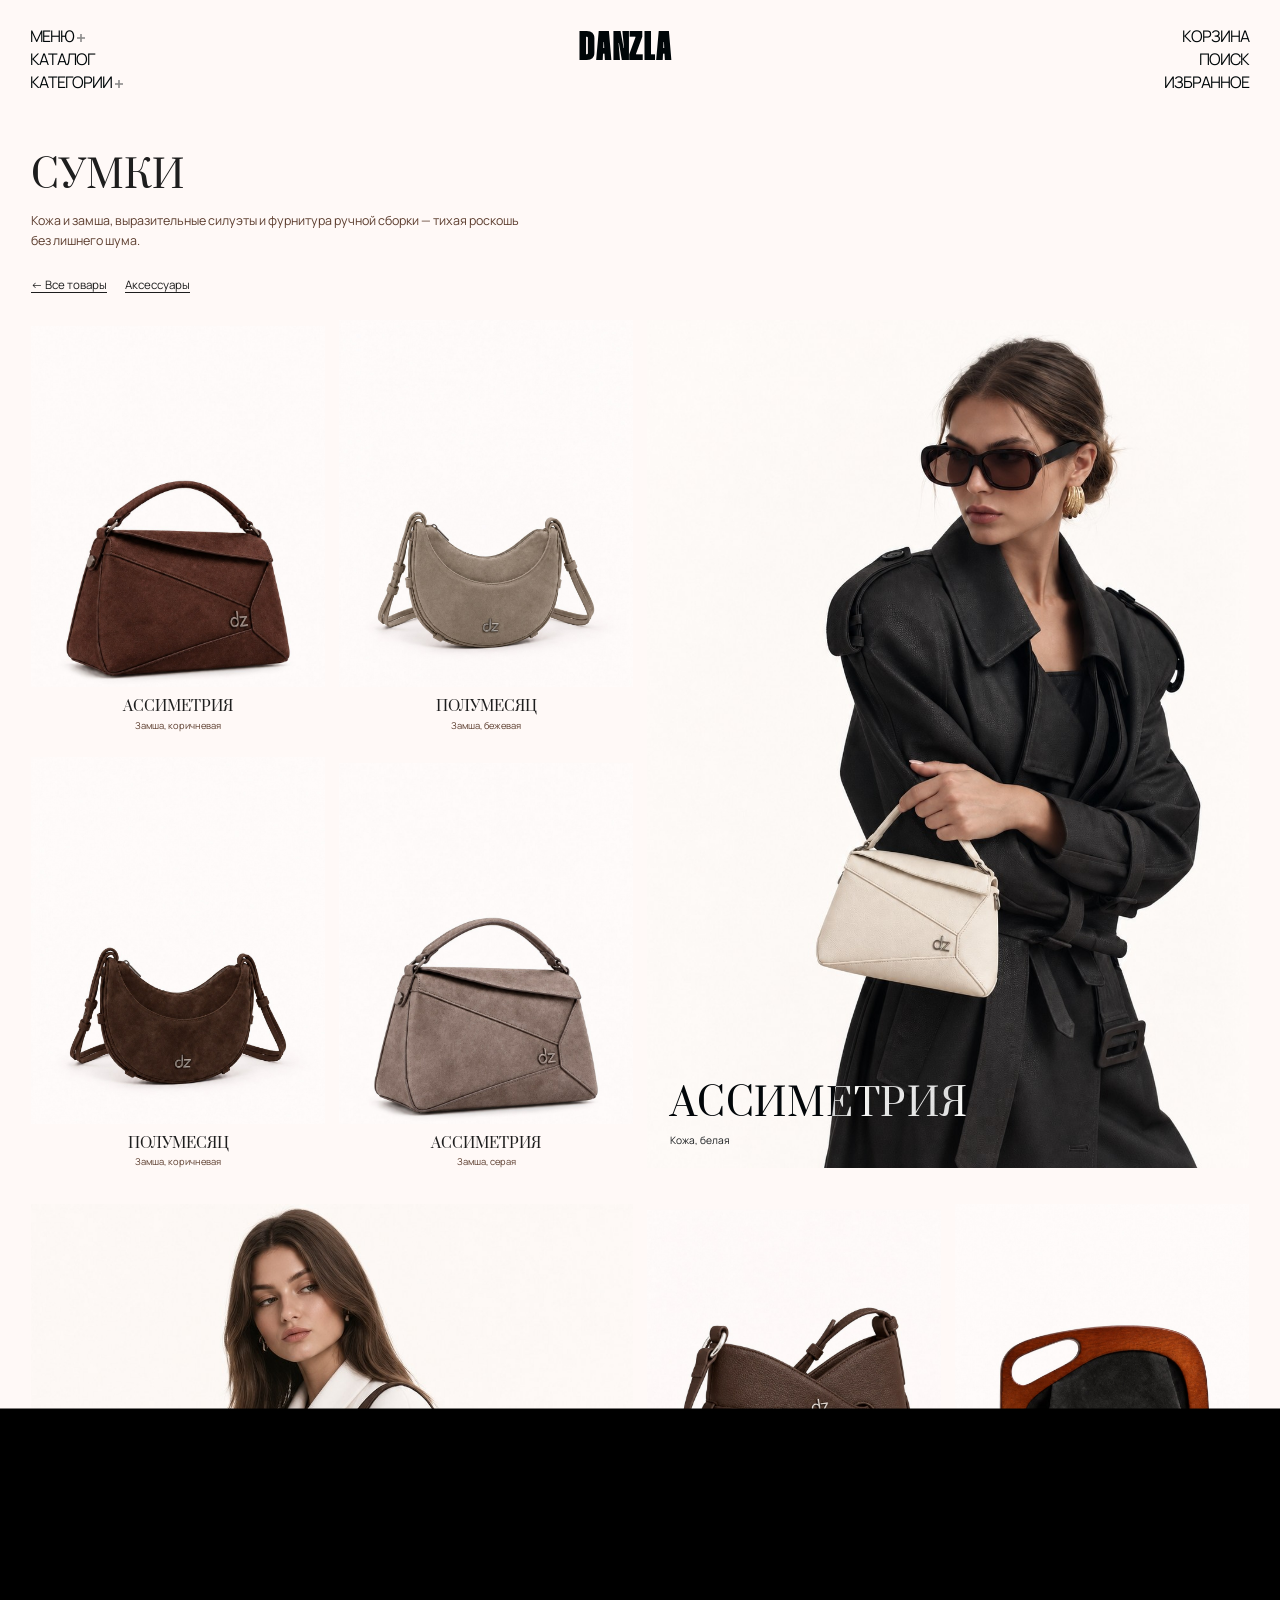
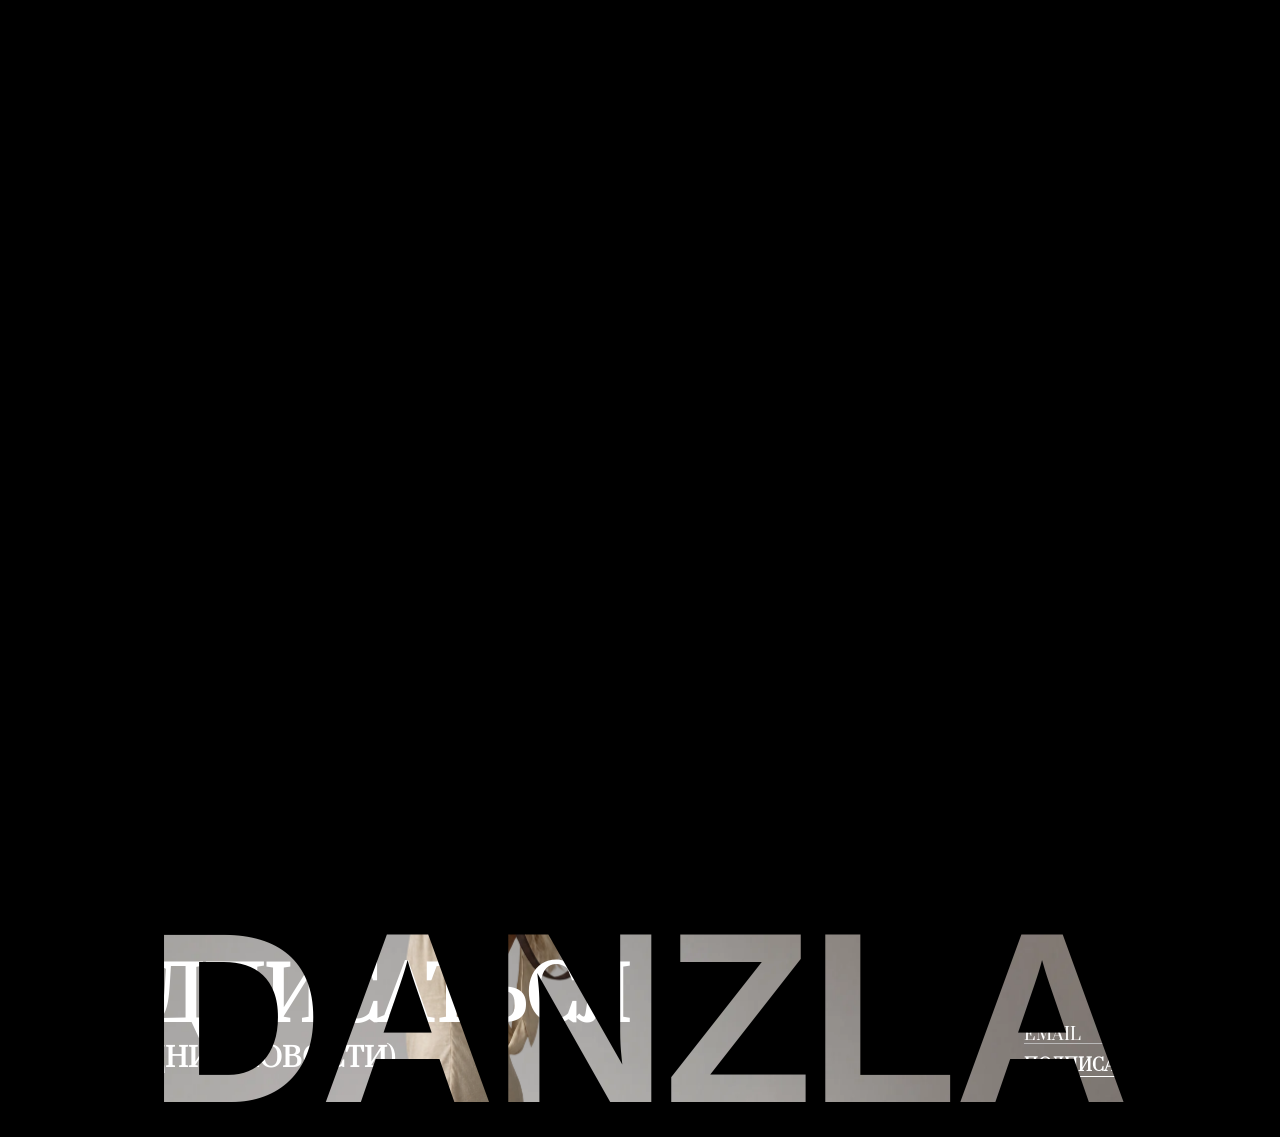
<file: all-products/bags/index.html>
<!doctype html>
<html lang="ru">
<head>
<meta charset="UTF-8">
<title>Сумки - DANZLA</title>
<meta name="description" content="Каталог сумок DANZLA - кожа и замша, выразительные силуэты, тихая роскошь без лишнего шума.">
<meta name="viewport" content="width=device-width, initial-scale=1">
<link rel="preconnect" href="https://fonts.googleapis.com">
<link rel="preconnect" href="https://fonts.gstatic.com" crossorigin>
<link href="https://fonts.googleapis.com/css2?family=Prata&family=Literata:ital,wght@0,400;0,500;0,600;1,400;1,500;1,600&family=Manrope:wght@200;300;400;500;600;700;800&family=Unbounded:wght@400;500;600;700;800&display=swap" rel="stylesheet">
<link rel="stylesheet" href="../../wp-content/themes/ref/css/main.css">
<link rel="stylesheet" href="../../wp-content/themes/ref/css/media.css">
<link rel="stylesheet" href="../../wp-content/themes/ref/css/danzla-overrides.css">
<script type="module">
import { c as dzCommon, s as dzSimpleLoader } from "../../wp-content/themes/ref/js/loader.js";
function run(){
  try { dzSimpleLoader(); } catch(e) { console.error('simpleLoader failed', e); }
  try { dzCommon(); } catch(e) { console.error('common failed', e); }
}
if (document.readyState === "loading") {
  document.addEventListener("DOMContentLoaded", run, { once: true });
} else {
  run();
}
</script>
<style>
body{background:#fff9f7}
.header{opacity:1}

.dz-shift-down{transform:scale(1.18) translateY(9%)}

.dz-catalog-hero{padding:14rem 3.5rem 3rem}
.dz-catalog-hero h1{font-size:4.2rem;text-transform:uppercase;color:#1E1E1E;margin:0 0 1rem;font-weight:500;font-family:Prata,serif}
.dz-catalog-hero p{font-family:Manrope,sans-serif;font-size:1.4rem;color:#5C3D2E;max-width:56rem;line-height:1.6}
.dz-catalog-nav{padding:0 3.5rem 3rem;display:flex;gap:2rem;font-family:Manrope,sans-serif;font-size:1.3rem}
.dz-catalog-nav a{color:#1E1E1E;text-decoration:none;border-bottom:1px solid #1E1E1E}

.dz-grid-group{padding:0 3.5rem 4rem;display:grid;grid-template-columns:repeat(2,1fr);gap:2.2rem 1rem;align-items:start}
.dz-grid-card{position:relative;display:flex;flex-direction:column;height:100%;text-decoration:none}
.dz-grid-card__img-wrap{position:relative;width:100%;flex:1 1 auto;aspect-ratio:4/5;overflow:hidden;background:#fff9f7}
.dz-grid-card__img{position:absolute;inset:0;width:100%;height:100%;object-fit:cover;display:block}
.dz-grid-card__caption{padding:1.1rem .1rem 0;text-align:center}
.dz-grid-card__title{font-family:Prata,serif;font-size:1.6rem;text-transform:uppercase;color:#1E1E1E;margin:0 0 .3rem;font-weight:500}
.dz-grid-card__color{font-family:Manrope,sans-serif;font-size:1.05rem;color:#5C3D2E;margin:0}

.dz-grid-feature{grid-row:span 2;grid-column:span 2}
.dz-grid-feature .dz-grid-card__img-wrap{height:100%;aspect-ratio:auto}
.dz-grid-feature .dz-grid-card__caption{position:absolute;left:0;right:0;bottom:0;padding:2.4rem 2.6rem;text-align:left;mix-blend-mode:difference}
.dz-grid-feature .dz-grid-card__title{font-size:4.2rem;color:#fff;letter-spacing:.02em;font-family:Prata,serif}
.dz-grid-feature .dz-grid-card__color{color:#fff;opacity:.9;font-size:1.15rem}

@media (min-width:768px){
  .dz-grid-group{grid-template-columns:repeat(4,1fr)}
  .dz-grid-feature{grid-column:3 / 5;grid-row:1 / 3}
  .dz-grid-group--left .dz-grid-feature{grid-column:1 / 3}
}
@media (min-width:1024px){
  .dz-catalog-hero{padding-top:17rem}
  .dz-grid-group{gap:2.8rem 1.6rem}
}

.footer__img{left:6.5rem;width:26rem}
@media (min-width:768px){.footer__img{left:20rem;width:35rem}}
@media (min-width:1024px){.footer__img{left:40rem;width:30rem}}
@media (min-width:1024px){
  .footer__nav{grid-template-columns:repeat(4,max-content)!important}
  .footer__nav:last-child{grid-template-columns:repeat(4,max-content)!important;justify-content:end!important}
  .footer__mid{grid-template-columns:auto 1fr!important;gap:3rem!important}
  .footer__bottom{grid-template-columns:auto auto 1fr auto!important}
  .footer__label{width:18rem!important}
  .footer__submit{width:auto!important}
  .footer__title{max-width:55%}
  .footer__form{margin-left:auto!important}
}
.footer__title{flex-wrap:wrap;row-gap:1.2rem}
.footer__title span{white-space:nowrap;margin-top:1rem}
.footer__submit{width:auto!important}
.footer__form{flex-wrap:wrap}
</style>
</head>
<body>
    <div id="loader">
        <div></div>
        <img src="../../wp-content/themes/ref/img/transition_logo.svg" alt="transition"/>
    </div>
    <header class="header ">
        <ul class="header__hover">
            <li><span data-hover-lottie="../../wp-content/themes/ref/lottie/LOTTIE_MARKER_v1.json"></span></li>
            <li><span data-hover-lottie="../../wp-content/themes/ref/lottie/LOTTIE_MARKER_v1.json"></span></li>
            <li><span data-hover-lottie="../../wp-content/themes/ref/lottie/LOTTIE_MARKER_v1.json"></span></li>
            <li><span data-hover-lottie="../../wp-content/themes/ref/lottie/LOTTIE_MARKER_v1.json"></span></li>
            <li><span data-hover-lottie="../../wp-content/themes/ref/lottie/LOTTIE_MARKER_v1.json"></span></li>
            <li><span data-hover-lottie="../../wp-content/themes/ref/lottie/LOTTIE_MARKER_v1.json"></span></li>
        </ul>

        <div class="header__inner">
            <ul class="header__list">
                <li>
                    <button hover-link>
                        <span text-split>Меню</span>
                        <span>
                            <img src="data:image/svg+xml,%3csvg%20width='9'%20height='9'%20viewBox='0%200%209%209'%20fill='none'%20xmlns='http://www.w3.org/2000/svg'%3e%3cg%20style='mix-blend-mode:difference'%3e%3cpath%20d='M4.09091%200H4.90909V4.09091H4.09091V0Z'%20fill='white'/%3e%3cpath%20d='M4.09091%204.90909H4.90909V9H4.09091V4.90909Z'%20fill='white'/%3e%3cpath%20d='M4.90909%204.90909V4.09091H9V4.90909H4.90909Z'%20fill='white'/%3e%3cpath%20d='M0%204.90909V4.09091H4.09091V4.90909H0Z'%20fill='white'/%3e%3c/g%3e%3c/svg%3e" alt="">
                            <img src="data:image/svg+xml,%3csvg%20width='9'%20height='9'%20viewBox='0%200%209%209'%20fill='none'%20xmlns='http://www.w3.org/2000/svg'%3e%3cg%20style='mix-blend-mode:difference'%3e%3cpath%20d='M4.90909%204.91193V4.09375H9V4.91193H4.90909Z'%20fill='white'/%3e%3cpath%20d='M0%204.91193V4.09375H4.09091V4.91193H0Z'%20fill='white'/%3e%3c/g%3e%3c/svg%3e" alt="">
                        </span>
                    </button>
                </li>
                <li>
                    <button hover-link><span text-split>Корзина</span></button>
                </li>

                <li><a href="../index.html" hover-link><span text-split>Каталог</span></a></li>
                <li><button hover-link><span text-split>Поиск</span></button></li>

                <li>
                    <button hover-link><span text-split>Категории</span><span>
                            <img src="data:image/svg+xml,%3csvg%20width='9'%20height='9'%20viewBox='0%200%209%209'%20fill='none'%20xmlns='http://www.w3.org/2000/svg'%3e%3cg%20style='mix-blend-mode:difference'%3e%3cpath%20d='M4.09091%200H4.90909V4.09091H4.09091V0Z'%20fill='white'/%3e%3cpath%20d='M4.09091%204.90909H4.90909V9H4.09091V4.90909Z'%20fill='white'/%3e%3cpath%20d='M4.90909%204.90909V4.09091H9V4.90909H4.90909Z'%20fill='white'/%3e%3cpath%20d='M0%204.90909V4.09091H4.09091V4.90909H0Z'%20fill='white'/%3e%3c/g%3e%3c/svg%3e" alt="">
                            <img src="data:image/svg+xml,%3csvg%20width='9'%20height='9'%20viewBox='0%200%209%209'%20fill='none'%20xmlns='http://www.w3.org/2000/svg'%3e%3cg%20style='mix-blend-mode:difference'%3e%3cpath%20d='M4.90909%204.91193V4.09375H9V4.91193H4.90909Z'%20fill='white'/%3e%3cpath%20d='M0%204.91193V4.09375H4.09091V4.91193H0Z'%20fill='white'/%3e%3c/g%3e%3c/svg%3e" alt="">
                        </span>
                    </button>
                </li>

                <li><button hover-link><span text-split>Избранное</span></button></li>
            </ul>

            <a href="../../index.html" class="header__logo"><span class="dz-word">DanZla<span class="dz-extra">a</span><span class="dz-extra dz-extra--2">a</span></span></a>
        </div>
    </header>

    <main class="main">
        <div class="dz-catalog-hero">
            <h1>Сумки</h1>
            <p>Кожа и замша, выразительные силуэты и фурнитура ручной сборки — тихая роскошь без лишнего шума.</p>
        </div>
        <div class="dz-catalog-nav">
            <a href="../index.html">← Все товары</a>
            <a href="../accessories/index.html">Аксессуары</a>
        </div>

        <div class="dz-grid-group">
            <a href="#" class="dz-grid-card">
                <div class="dz-grid-card__img-wrap">
                    <img class="dz-grid-card__img dz-shift-down" src="../../wp-content/uploads/2026/04/bags/catalog/assimetriya-korichnevyi.jpg" alt="Ассиметрия, замша коричневая">
                </div>
                <div class="dz-grid-card__caption">
                    <p class="dz-grid-card__title">Ассиметрия</p>
                    <p class="dz-grid-card__color">Замша, коричневая</p>
                </div>
            </a>
            <a href="#" class="dz-grid-card">
                <div class="dz-grid-card__img-wrap">
                    <img class="dz-grid-card__img" src="../../wp-content/uploads/2026/04/bags/catalog/polumesyac-bezhevyi.jpg" alt="Полумесяц, замша бежевая">
                </div>
                <div class="dz-grid-card__caption">
                    <p class="dz-grid-card__title">Полумесяц</p>
                    <p class="dz-grid-card__color">Замша, бежевая</p>
                </div>
            </a>
            <a href="#" class="dz-grid-card">
                <div class="dz-grid-card__img-wrap">
                    <img class="dz-grid-card__img" src="../../wp-content/uploads/2026/04/bags/catalog/polumesyac-korichnevyi.jpg" alt="Полумесяц, замша коричневая">
                </div>
                <div class="dz-grid-card__caption">
                    <p class="dz-grid-card__title">Полумесяц</p>
                    <p class="dz-grid-card__color">Замша, коричневая</p>
                </div>
            </a>
            <a href="#" class="dz-grid-card">
                <div class="dz-grid-card__img-wrap">
                    <img class="dz-grid-card__img dz-shift-down" src="../../wp-content/uploads/2026/04/bags/catalog/assimetriya-seryi.jpg" alt="Ассиметрия, замша серая">
                </div>
                <div class="dz-grid-card__caption">
                    <p class="dz-grid-card__title">Ассиметрия</p>
                    <p class="dz-grid-card__color">Замша, серая</p>
                </div>
            </a>

            <a href="#" class="dz-grid-card dz-grid-feature">
                <div class="dz-grid-card__img-wrap">
                    <img class="dz-grid-card__img" src="../../wp-content/uploads/2026/04/bags/catalog/assimetriya-lifestyle-1.jpg" alt="Ассиметрия, кожа белая">
                </div>
                <div class="dz-grid-card__caption">
                    <p class="dz-grid-card__title">Ассиметрия</p>
                    <p class="dz-grid-card__color">Кожа, белая</p>
                </div>
            </a>
        </div>

        <div class="dz-grid-group dz-grid-group--left">
            <a href="#" class="dz-grid-card dz-grid-feature">
                <div class="dz-grid-card__img-wrap">
                    <img class="dz-grid-card__img" src="../../wp-content/uploads/2026/04/bags/catalog/polumesyac-lifestyle-1.jpg" alt="Полумесяц, замша коричневая" style="object-position:50% 22%">
                </div>
                <div class="dz-grid-card__caption">
                    <p class="dz-grid-card__title">Полумесяц</p>
                    <p class="dz-grid-card__color">Замша, коричневая</p>
                </div>
            </a>

            <a href="#" class="dz-grid-card">
                <div class="dz-grid-card__img-wrap">
                    <img class="dz-grid-card__img dz-shift-down" src="../../wp-content/uploads/2026/04/bags/catalog/pletenka-korichnevyi.jpg" alt="Плетёнка, кожа коричневая">
                </div>
                <div class="dz-grid-card__caption">
                    <p class="dz-grid-card__title">Плетёнка</p>
                    <p class="dz-grid-card__color">Кожа, коричневая</p>
                </div>
            </a>
            <a href="#" class="dz-grid-card">
                <div class="dz-grid-card__img-wrap">
                    <img class="dz-grid-card__img" src="../../wp-content/uploads/2026/04/bags/catalog/bokovaya-belyi.jpg" alt="Боковая, кожа белая">
                </div>
                <div class="dz-grid-card__caption">
                    <p class="dz-grid-card__title">Боковая</p>
                    <p class="dz-grid-card__color">Кожа, белая</p>
                </div>
            </a>
            <a href="#" class="dz-grid-card">
                <div class="dz-grid-card__img-wrap">
                    <img class="dz-grid-card__img" src="../../wp-content/uploads/2026/04/bags/catalog/bokovaya-seryi.jpg" alt="Боковая, замша серая">
                </div>
                <div class="dz-grid-card__caption">
                    <p class="dz-grid-card__title">Боковая</p>
                    <p class="dz-grid-card__color">Замша, серая</p>
                </div>
            </a>
            <a href="#" class="dz-grid-card">
                <div class="dz-grid-card__img-wrap">
                    <img class="dz-grid-card__img dz-shift-down" src="../../wp-content/uploads/2026/04/bags/catalog/pletenka-belyi.jpg" alt="Плетёнка, кожа белая">
                </div>
                <div class="dz-grid-card__caption">
                    <p class="dz-grid-card__title">Плетёнка</p>
                    <p class="dz-grid-card__color">Кожа, белая</p>
                </div>
            </a>
        </div>
    </main>

<footer class="footer">
    <picture class="footer__bg">
        <source media="(min-width: 1024px)" srcset="../../wp-content/uploads/2026/01/footer_bg_desk-scaled.webp">
        <source media="(min-width: 768px)" srcset="../../wp-content/uploads/2026/01/footer_bg_tablet.webp">
        <img src="../../wp-content/themes/ref/img/footer_bg_mob.webp.pagespeed.ce.rooCEJ9UWX.webp" alt="">
    </picture>
    <picture class="footer__img">
        <img src="../../wp-content/uploads/2026/01/footer_img.webp.pagespeed.ce.jZQ1kIoT3p.webp" alt="">
    </picture>
    <div class="footer__discount" data-lottie="../../wp-content/themes/ref/lottie/FOOTER_LOTTIE_v1.json" style="display:none">
        <button></button>
    </div>
    <div class="container">
        <div class="footer__top">
            <ul class="footer__nav">
                <li>
                    <a href="../index.html" class="" hover-link>
                        <span data-hover-lottie="../../wp-content/themes/ref/lottie/LOTTIE_MARKER_v1.json" hover-lottie></span>
                        <span text-split>Каталог</span>
                    </a>
                </li>
                <li>
                    <a href="../index.html" class="" hover-link>
                        <span data-hover-lottie="../../wp-content/themes/ref/lottie/LOTTIE_MARKER_v1.json" hover-lottie></span>
                        <span text-split>Категории</span>
                    </a>
                </li>
                <li>
                    <a href="../../about/index.html" class="" hover-link>
                        <span data-hover-lottie="../../wp-content/themes/ref/lottie/LOTTIE_MARKER_v1.json" hover-lottie></span>
                        <span text-split>О бренде</span>
                    </a>
                </li>
                <li>
                    <a href="../../%D1%81ampaign/index.html" class="" hover-link>
                        <span data-hover-lottie="../../wp-content/themes/ref/lottie/LOTTIE_MARKER_v1.json" hover-lottie></span>
                        <span text-split>Кампания</span>
                    </a>
                </li>
                <li>
                    <a href="../../contact/index.html" class="" hover-link>
                        <span data-hover-lottie="../../wp-content/themes/ref/lottie/LOTTIE_MARKER_v1.json" hover-lottie></span>
                        <span text-split>Контакты</span>
                    </a>
                </li>
                <li>
                    <a href="../../collections/index.html" class="" hover-link>
                        <span data-hover-lottie="../../wp-content/themes/ref/lottie/LOTTIE_MARKER_v1.json" hover-lottie></span>
                        <span text-split>Коллекции</span>
                    </a>
                </li>
                <li>
                    <a href="#" class="" hover-link>
                        <span data-hover-lottie="../../wp-content/themes/ref/lottie/LOTTIE_MARKER_v1.json" hover-lottie></span>
                        <span text-split>Распродажа</span>
                    </a>
                </li>
                <li>
                    <a href="#" class="disable" hover-link>
                        <span data-hover-lottie="../../wp-content/themes/ref/lottie/LOTTIE_MARKER_v1.json" hover-lottie></span>
                        <span text-split>Журнал</span>
                    </a>
                </li>
            </ul>
            <ul class="footer__nav">
                <li>
                    <a href="../../terms/index.html" class="" hover-link>
                        <span data-hover-lottie="../../wp-content/themes/ref/lottie/LOTTIE_MARKER_v1.json" hover-lottie></span>
                        <span text-split>Возврат</span>
                    </a>
                </li>
                <li>
                    <a href="../../terms/index.html" class="" hover-link>
                        <span data-hover-lottie="../../wp-content/themes/ref/lottie/LOTTIE_MARKER_v1.json" hover-lottie></span>
                        <span text-split>Реквизиты</span>
                    </a>
                </li>
                <li>
                    <a href="../../terms/index.html" class="" hover-link>
                        <span data-hover-lottie="../../wp-content/themes/ref/lottie/LOTTIE_MARKER_v1.json" hover-lottie></span>
                        <span text-split>Доставка и оплата</span>
                    </a>
                </li>
                <li>
                    <a href="../../terms/index.html" class="" hover-link>
                        <span data-hover-lottie="../../wp-content/themes/ref/lottie/LOTTIE_MARKER_v1.json" hover-lottie></span>
                        <span text-split>Вопросы и ответы</span>
                    </a>
                </li>
            </ul>
        </div>

        <div class="footer__mid">
            <a href="../../index.html" class="footer__logo">
                <img src="../../wp-content/themes/ref/img/footer_logo.svg" alt="">
            </a>
            <p class="footer__title">Подписаться <span><strong>(</strong>последние новости<strong>)</strong></span></p>

            <form class="footer__form">
                <label class="footer__label input">
                    <span class="input__label">Email</span>
                    <span class="input__error" style="display: none">Неверный email, введите корректный адрес</span>
                    <input type="email" name="email" placeholder="." required autocomplete>
                </label>
                <button type="submit" class="footer__submit" hover-link>
                    <span data-hover-lottie="../../wp-content/themes/ref/lottie/LOTTIE_MARKER_v1.json" hover-lottie></span>
                    <span text-split>Подписаться</span>
                </button>
            </form>
        </div>
        <div class="footer__bottom">
            <p text-split>©2026_DANZLA</p>
            <a href="../../terms/index.html" hover-link>
                <span data-hover-lottie="../../wp-content/themes/ref/lottie/LOTTIE_MARKER_v1.json" hover-lottie></span>
                <span text-split>Политика конфиденциальности</span>

            </a>
            <button class="footer__dev" credit hover-link>
                <span data-hover-lottie="../../wp-content/themes/ref/lottie/LOTTIE_MARKER_v1.json" hover-lottie></span>
                <span text-split>Разработка</span>
            </button>
            <a href="#" target="_blank" rel="noopener noreferrer" hover-link>
                <span data-hover-lottie="../../wp-content/themes/ref/lottie/LOTTIE_MARKER_v1.json" hover-lottie></span>
                <span text-split>IG</span>
            </a>
        </div>
    </div>
</footer>

<script>
(function(){
  setTimeout(function(){
    try{
      var l = window.lenis;
      if(l && l.isStopped && typeof l.start === 'function'){
        l.start();
      }
    }catch(e){}
  }, 2500);
})();
</script>
</body>
</html>
</file>
<file: wp-content/themes/ref/css/main.css>
:where(:not(html,iframe,canvas,img,svg,video,audio):not(svg *,symbol *)){all:unset;display:revert}html{-moz-text-size-adjust:none;-webkit-text-size-adjust:none;text-size-adjust:none}a,button{cursor:revert}menu,ol,summary,ul{list-style:none}ol{counter-reset:revert}img{max-block-size:100%;max-inline-size:100%}table{border-collapse:collapse}input,textarea{-webkit-user-select:auto}textarea{white-space:revert}meter{-webkit-appearance:revert;-moz-appearance:revert;appearance:revert}:where(pre){all:revert;box-sizing:border-box}::-moz-placeholder{color:unset}::placeholder{color:unset}:where([hidden]){display:none}:where([contenteditable]:not([contenteditable=false])){-moz-user-modify:read-write;-webkit-user-modify:read-write;-webkit-line-break:after-white-space;overflow-wrap:break-word;-webkit-user-select:auto}:where([draggable=true]){-webkit-user-drag:element}:where(dialog:modal){all:revert;box-sizing:border-box}::-webkit-details-marker{display:none}:root{font-size:2.6666666667vw}@media (min-width:768px) and (max-width:1023px){:root{font-size:1.3020833333vw}}@media (min-width:1024px){:root{font-size:.6944444444vw}}.h2{color:var(--Red-Main,#ed3833);font-size:2rem;font-weight:500;line-height:2rem}@font-face{font-display:swap;font-family:Thunder;font-style:normal;font-weight:100;src:url(../../../../fonts/Thunder-ThinLC.woff2) format("woff2")}@font-face{font-display:swap;font-family:Thunder;font-style:normal;font-weight:200;src:url(../../../../fonts/Thunder-ExtraLightLC.woff2) format("woff2")}@font-face{font-display:swap;font-family:Thunder;font-style:normal;font-weight:300;src:url(../../../../fonts/Thunder-LightLC.woff2) format("woff2")}@font-face{font-display:swap;font-family:Thunder;font-style:normal;font-weight:400;src:url(../../../../fonts/Thunder-LC.woff2) format("woff2")}@font-face{font-display:swap;font-family:Thunder;font-style:normal;font-weight:500;src:url(../../../../fonts/Thunder-MediumLC.woff2) format("woff2")}@font-face{font-display:swap;font-family:Thunder;font-style:normal;font-weight:600;src:url(../../../../fonts/Thunder-SemiBoldLC.woff2) format("woff2")}@font-face{font-display:swap;font-family:Thunder;font-style:normal;font-weight:700;src:url(../../../../fonts/Thunder-BoldLC.woff2) format("woff2")}@font-face{font-display:swap;font-family:Thunder;font-style:normal;font-weight:800;src:url(../../../../fonts/Thunder-ExtraBoldLC.woff2) format("woff2")}@font-face{font-display:swap;font-family:Thunder;font-style:normal;font-weight:900;src:url(../../../../fonts/Thunder-BlackLC.woff2) format("woff2")}@font-face{font-display:swap;font-family:PP Fraktion Mono;font-style:normal;font-weight:400;src:url(../../../../fonts/PPFraktionMono-Regular-BF675904a6a1564.otf) format("opentype")}@font-face{font-display:swap;font-family:PP Fraktion Mono;font-style:normal;font-weight:700;src:url(../../../../fonts/PPFraktionMono-Bold-BF675904a6c4c6e.otf) format("opentype")}.button,.h2{font-style:normal;text-transform:uppercase}.button{align-items:center;display:flex;font-size:1.7rem;font-weight:600;gap:.2rem;height:6rem;justify-content:center;line-height:1.7rem;transition:opacity .4s;width:100%}.button strong{font-weight:100}.button.disable{opacity:.5!important;pointer-events:none}.button__block{position:relative}.button__lottie{display:block;height:70%;left:50%;pointer-events:none;position:absolute;top:40%;transform:translate(-50%,-50%);width:100%;z-index:2}.button__lottie svg{display:block;height:100%;width:100%}.button--black{background:url(../../../../img/button_bg.webp) no-repeat 50%/100% 100%;color:#fff;position:relative}.link{color:var(--Black,#000);font-size:1.7rem;font-style:normal;font-weight:600;line-height:1.7rem;text-transform:uppercase}.link strong{font-weight:100}.link>span{position:relative}.link>span span:last-child{height:60%;left:50%;pointer-events:none;position:absolute;top:30%;transform:translate(-50%,-50%);width:100%;z-index:2}.scroll{height:1.1rem;margin:-.5rem 0;overflow:hidden;pointer-events:none;position:relative}.scroll:after{background:var(--Red-1,#eedfdf);content:"";height:1px;left:0;position:absolute;right:0;top:50%;transform:translateY(-50%);width:100%;z-index:-1}.scroll__fill{bottom:0;display:flex;height:100%;left:0;position:absolute;top:0;width:20%}.scroll__fill img,.scroll__fill svg{aspect-ratio:2/1;display:flex;height:auto;left:-.1rem;max-height:none;max-width:none;position:absolute;top:50%;transform:translateY(-50%);width:calc(100% + .2rem)}.header{opacity:0}.header.hide .header__inner{transform:translateY(-200%)}.header__inner{color:#fff;left:1.6rem;mix-blend-mode:difference;position:fixed;right:1.6rem;top:1.4rem;transition:transform .3s;z-index:1000}.header__list{display:grid;gap:.7rem 10rem;grid-template-columns:1fr 1fr}.header__list>li{transition:transform .4s .4s}.header__list>li.active span:nth-of-type(2) img:first-child{opacity:0}.header__list>li.active span:nth-of-type(2) img:last-child{opacity:1}.header__list>li>a,.header__list>li>button{align-items:flex-end;display:flex;font-family:Manrope,sans-serif;font-size:1.2rem;font-style:normal;font-weight:400;gap:.4rem;letter-spacing:-0.12rem;line-height:1rem;text-transform:uppercase;transition:transform .4s;width:-moz-max-content;width:max-content}.header__list>li>a strong,.header__list>li>button strong{font-size:.9rem;letter-spacing:-.09rem;line-height:.8rem;margin-left:.2rem}.header__list>li>a.disable,.header__list>li>button.disable{opacity:.5;pointer-events:none}.header__list>li>a:hover span:first-of-type:after,.header__list>li>button:hover span:first-of-type:after{clip-path:inset(0 0 0 0);transform:translate(-50%,50%) scaleX(1)}.header__list>li>a span:nth-of-type(2),.header__list>li>button span:nth-of-type(2){display:flex;flex-shrink:0;height:.8rem;position:relative;width:.8rem}.header__list>li>a span:nth-of-type(2) img,.header__list>li>button span:nth-of-type(2) img{top:0;right:0;bottom:0;left:0;position:absolute}.header__list>li>a span:nth-of-type(2) img:last-of-type,.header__list>li>button span:nth-of-type(2) img:last-of-type{opacity:0}.header__logo{display:block;left:50%;margin-left:1.3rem;position:absolute;top:0;transform:translate(-50%) scale(1);transform-origin:top;transition:transform .6s .3s;width:16.8rem}.header__logo svg{display:block;height:auto;width:100%}.header__logo svg>path:first-of-type,.header__logo svg>path:nth-of-type(2){opacity:0;transition-duration:.2s;transition-property:opacity;transition-timing-function:ease}.header__logo svg>path:first-of-type{transition-delay:.2s}.header__logo svg>path:nth-of-type(2){transition-delay:0s}.header__logo:hover svg>path:first-of-type,.header__logo:hover svg>path:nth-of-type(2){opacity:1}.header__logo:hover svg>path:first-of-type{transition-delay:0s}.header__logo:hover svg>path:nth-of-type(2){transition-delay:.1s}.header__logo{display:flex;align-items:center;justify-content:center}.dz-word{font-family:Thunder,sans-serif;font-weight:800;font-size:1.9rem;line-height:1;letter-spacing:.02em;text-transform:uppercase;white-space:nowrap}@media (min-width:768px){.dz-word{font-size:2.6rem}}@media (min-width:1024px){.dz-word{font-size:4.6rem}}.dz-extra{display:inline-block;vertical-align:-.27em;max-width:0;opacity:0;overflow:hidden;transition:max-width .3s ease,opacity .2s ease}.header__logo:hover .dz-extra{max-width:1em;opacity:1;transition:max-width .3s ease .1s,opacity .2s ease .15s}.header__logo:hover .dz-extra--2{transition-delay:.25s,.3s}.header.noAnim .header__logo{transform:translate(-50%) scale(1)}.header.noAnim .header__hover li,.header.noAnim .header__hover li span,.header.noAnim .header__list>li,.header.noAnim .header__list>li a,.header.noAnim .header__list>li button,.header.noAnim .header__text,.header.noAnim .header__text span{transform:none!important}@media (max-width:767px){.header.small .header__logo{transform:translate(-50%) scale(.7);transition:transform .6s}.header.small .header__list>li{transition:transform .4s}.header.small .header__list>li>a,.header.small .header__list>li>button{transition:transform .4s .4s}.header.small .header__list>li:nth-of-type(4){transform:translate(-4.18rem)}.header.small .header__list>li:nth-of-type(4) a,.header.small .header__list>li:nth-of-type(4) button{transform:translateY(-1.7rem)}.header.small .header__list>li:nth-of-type(5){transform:translate(3.76rem)}.header.small .header__list>li:nth-of-type(5) a,.header.small .header__list>li:nth-of-type(5) button{transform:translateY(-1.7rem)}.header.noAnim .header__logo{transform:translate(-50%) scale(1)!important;width:16.8rem!important}.header.noAnim .header__list>li a,.header.noAnim .header__list>li button,.header.noAnim .header__list>li:nth-of-type(4),.header.noAnim .header__list>li:nth-of-type(4) a,.header.noAnim .header__list>li:nth-of-type(4) button,.header.noAnim .header__list>li:nth-of-type(5),.header.noAnim .header__list>li:nth-of-type(5) a,.header.noAnim .header__list>li:nth-of-type(5) button{transform:none!important}.header__hover,.header__list>li:nth-of-type(3),.header__list>li:nth-of-type(6){display:none}.header__list>li:nth-of-type(4){grid-column:2/3;grid-row:2/3}.header__list>li:nth-of-type(2),.header__list>li:nth-of-type(4){display:flex;justify-content:flex-end}.header__text{display:none}}@media (min-width:768px){.header__hover li{display:flex;height:.8rem;pointer-events:none;position:fixed;transition:transform .4s .4s;z-index:1010}.header__hover li span{display:flex;height:100%;transition:transform .4s;width:100%}.header__hover li span svg{height:100%;width:100%}.header__hover li:first-of-type{left:3.5rem;top:1.65rem;width:4rem}.header__hover li:nth-of-type(2){right:3.5rem;top:1.65rem;width:3.8rem}.header__hover li:nth-of-type(3){left:3.5rem;top:3.65rem;width:6rem}.header__hover li:nth-of-type(4){right:3.5rem;top:3.65rem;width:4.5rem}.header__hover li:nth-of-type(5){left:3.5rem;top:5.85rem;width:8rem}.header__hover li:nth-of-type(6){right:3.3rem;top:5.85rem;width:8rem}.header__inner{left:3.2rem;right:3.2rem;top:1.3rem}.header.small .header__hover li{transition:transform .4s}.header.small .header__hover li span{transition:transform .4s .4s,clip-path .2s}.header.small .header__hover li:nth-of-type(3){transform:translate(5.94rem)}.header.small .header__hover li:nth-of-type(3) span{transform:translateY(-2.1rem)}.header.small .header__hover li:nth-of-type(4){transform:translate(-14.56rem)}.header.small .header__hover li:nth-of-type(4) span{transform:translateY(-2.1rem)}.header.small .header__hover li:nth-of-type(5){transform:translate(13.22rem)}.header.small .header__hover li:nth-of-type(5) span{transform:translateY(-4.2rem)}.header.small .header__hover li:nth-of-type(6){transform:translate(-5.3rem)}.header.small .header__hover li:nth-of-type(6) span{transform:translateY(-4.2rem)}.header.small .header__text{transform:translate(5.6rem);transition:transform .4s}.header.small .header__text span{transform:translateY(-3.1rem);transition:transform .4s .4s}.header.small .header__logo{transform:translate(-50%) scale(.7);transition:transform .6s}.header.small .header__list>li{transition:transform .4s}.header.small .header__list>li a,.header.small .header__list>li button{transition:transform .4s .4s}.header.small .header__list>li:nth-of-type(3){transform:translate(5.98rem)}.header.small .header__list>li:nth-of-type(3) a,.header.small .header__list>li:nth-of-type(3) button{transform:translateY(-2.6rem)}.header.small .header__list>li:nth-of-type(4){transform:translate(-16.33rem)}.header.small .header__list>li:nth-of-type(4) a,.header.small .header__list>li:nth-of-type(4) button{transform:translateY(-2.6rem)}.header.small .header__list>li:nth-of-type(5){transform:translate(13.27rem)}.header.small .header__list>li:nth-of-type(5) a,.header.small .header__list>li:nth-of-type(5) button{transform:translateY(-5.2rem)}.header.small .header__list>li:nth-of-type(6){transform:translate(-7.29rem)}.header.small .header__list>li:nth-of-type(6) a,.header.small .header__list>li:nth-of-type(6) button{transform:translateY(-5.2rem)}.header.noAnim .header__logo{transform:translate(-50%) scale(1)!important}.header.noAnim .header__hover li,.header.noAnim .header__hover li span,.header.noAnim .header__list>li,.header.noAnim .header__list>li a,.header.noAnim .header__list>li button,.header.noAnim .header__text,.header.noAnim .header__text span{transform:none!important}.header__list{gap:.8rem 10rem}.header__list>li>a,.header__list>li>button{font-size:1.8rem;line-height:1.8rem}.header__list>li>a span:nth-of-type(2),.header__list>li>button span:nth-of-type(2){height:.9rem;margin-bottom:.1rem;width:.9rem}.header__list>li:nth-of-type(2),.header__list>li:nth-of-type(4),.header__list>li:nth-of-type(6){display:flex;justify-content:flex-end}.header__logo{margin-left:2rem;top:.2rem;width:17.6rem}.header__text{bottom:-.2rem;font-size:1.4rem;font-style:normal;font-weight:400;left:17.6rem;line-height:1.4rem;opacity:.5;pointer-events:none;position:absolute;text-transform:uppercase;transition:transform .4s .4s}.header__text span{display:block;transition:transform .4s}.header__text strong{font-weight:100}}@media (min-width:1024px){.header__hover li:first-of-type,.header__hover li:nth-of-type(2){top:3.35rem}.header__hover li:nth-of-type(3),.header__hover li:nth-of-type(4){top:5.45rem}.header__hover li:nth-of-type(5),.header__hover li:nth-of-type(6){top:7.55rem}.header__inner{left:3.4rem;right:3.5rem;top:3.1rem}.header.small .header__text{transform:translate(15.6rem)}.header.small .header__text span{transform:translateY(-4.1rem)}.header.small .header__hover li:nth-of-type(3){transform:translate(11.7rem)}.header.small .header__hover li:nth-of-type(4){transform:translate(-26.07rem)}.header.small .header__hover li:nth-of-type(5){transform:translate(24.74rem)}.header.small .header__hover li:nth-of-type(6){transform:translate(-11.06rem)}.header.small .header__list>li{transition:transform .4s}.header.small .header__list>li a,.header.small .header__list>li button{transition:transform .4s .4s}.header.small .header__list>li:nth-of-type(3){transform:translate(13.78rem)}.header.small .header__list>li:nth-of-type(4){transform:translate(-31.93rem)}.header.small .header__list>li:nth-of-type(5){transform:translate(28.88rem)}.header.small .header__list>li:nth-of-type(6){transform:translate(-15.1rem)}.header.noAnim .header__hover li,.header.noAnim .header__list>li,.header.noAnim .header__text,.header.noAnim .header__text span{transform:none}.header__list>li>a span:nth-of-type(2),.header__list>li>button span:nth-of-type(2){margin-bottom:.2rem}.header__text{left:25.6rem}}.menu{height:100%;top:0;right:0;bottom:0;left:0;isolation:isolate;opacity:0;pointer-events:none;position:fixed;transition:visibility 0s 1.5s;visibility:hidden;z-index:800}.menu.is-mounted{opacity:1}.menu--categories{z-index:810}.menu.active{pointer-events:auto;transition:visibility 0s;visibility:visible}.menu.active .menu__contact-list li,.menu.active .menu__list li,.menu.active .menu__text,.menu.active .menu__title{transform:scaleY(1);transition:transform .6s cubic-bezier(.75,0,.25,1) .4s}.menu.is-hover-ready .menu__item.active .menu__item-list li,.menu.is-hover-ready .menu__item.active .menu__item-list li:first-of-type,.menu.is-hover-ready .menu__item.active .menu__item-list li:nth-of-type(2),.menu.is-hover-ready .menu__item.active .menu__item-list li:nth-of-type(3),.menu.is-hover-ready .menu__item.active .menu__item-list li:nth-of-type(4),.menu.is-hover-ready .menu__item.active .menu__item-list li:nth-of-type(5),.menu.is-hover-ready .menu__item.active .menu__item-main{transition:transform .8s cubic-bezier(.75,0,.25,1)}.menu__inner{display:flex;flex-direction:column;height:100%;overflow-y:auto;padding:5.5rem .9rem 1.6rem .6rem;scrollbar-width:none}.menu__inner::-webkit-scrollbar{display:none}.menu__list{display:flex;flex-direction:column;margin-bottom:1.2rem;mix-blend-mode:difference;overflow-x:auto;padding:2rem 0 1rem;scrollbar-width:none}.menu__list::-webkit-scrollbar{display:none}.menu__list>li{transform:scaleY(0);transform-origin:bottom;transition:transform .6s cubic-bezier(.75,0,.25,1)}.menu__list>li.disable{pointer-events:none}.menu__list>li.disable>a>div:first-child{color:#ffffff40}.menu__list>li.disable>a>div:first-child span{mix-blend-mode:normal}.menu__list>li>a{align-items:flex-start;display:flex;justify-content:space-between;padding:.6rem 0}.menu__list>li>a>div{color:#fff;font-size:2.4rem;font-style:normal;font-weight:500;height:2.4rem;line-height:100%;text-transform:uppercase;transition:font-size .4s}.menu__list>li>a>div span:first-of-type,.menu__list>li>a>div span:last-of-type{font-weight:100}.menu__list>li>a>div:first-of-type{position:relative;width:-moz-max-content;width:max-content}.menu__list>li>a>div:first-of-type>div{height:60%;left:50%;pointer-events:none;position:absolute;top:33%;transform:translate(-50%,-50%);width:90%;z-index:2}.menu__list>li>a>div:first-of-type>div svg{height:100%;width:100%}.menu__list>li>a>div:nth-child(2){font-size:1.6rem}@media (hover:hover){.menu__list>li>a:hover>div:first-child,.menu__list>li>a:hover>div:nth-child(2){font-size:2rem}}.menu__contact-list{display:flex;justify-content:space-between;margin-top:auto;mix-blend-mode:difference}.menu__contact-list>li{color:#fff;font-family:Manrope,sans-serif;font-size:1.2rem;font-style:normal;font-weight:400;letter-spacing:-0.12rem;line-height:1rem;text-transform:uppercase;transform:scaleY(0);transform-origin:bottom;transition:transform .6s cubic-bezier(.75,0,.25,1);width:13rem}.menu__contact-list>li:nth-of-type(2){text-align:center;width:5rem}.menu__contact-list>li:nth-of-type(3){text-align:right}.menu__contact-list>li a,.menu__contact-list>li button{display:block;position:relative}.menu__contact-list>li a span:first-of-type,.menu__contact-list>li button span:first-of-type{height:60%;left:50%;pointer-events:none;position:absolute;top:25%;transform:translate(-50%,-50%);width:90%;z-index:2}.menu__contact-list>li a span:nth-of-type(2),.menu__contact-list>li button span:nth-of-type(2){mix-blend-mode:difference}.menu__item.active .menu__item-main{transform:scaleX(1);transform-origin:left}.menu__item.active .menu__item-list li{transform:scaleX(1);transform-origin:right}.menu__item-main{transform:scaleX(0);transform-origin:right}.menu__item-list li,.menu__item-main{transition:transform .8s cubic-bezier(.75,0,.25,1)}.menu__item-list li{transform:scaleX(0);transform-origin:left}.menu__title{color:#fff;font-size:6.4rem;font-style:normal;font-weight:800;line-height:5.1rem;margin-left:1rem;margin-top:auto;mix-blend-mode:difference;position:relative;text-transform:uppercase;text-wrap:nowrap;transform:scaleY(0);transform-origin:bottom;transition:transform .6s cubic-bezier(.75,0,.25,1)}.menu__title strong{font-size:3rem;font-weight:800;line-height:2.4rem;margin-left:-1rem}.menu__title strong i{font-weight:300}.menu__title>span{display:block;transform:scaleY(0);transform-origin:top;transition:transform .3s cubic-bezier(.75,0,.25,1)}.menu__title>span:not(:first-child){bottom:0;left:0;position:absolute}.menu__title>span.active{transform:scaleY(1);transform-origin:bottom;transition:transform .3s cubic-bezier(.75,0,.25,1) .1s}.menu__popup{background:#fff;border:.5px solid var(--Red-1,#eedfdf);bottom:1.6rem;padding:1.6rem;pointer-events:none;position:fixed;right:1.6rem;transform:rotate(-90deg) translate(5rem,20rem);transform-origin:right top;transition:transform .7s cubic-bezier(.75,0,.25,1),visibility 0s linear .5s;visibility:hidden;width:34.3rem;z-index:805}.menu__popup.visible{pointer-events:auto;transform:rotate(0) translate(0);transition:transform .8s cubic-bezier(.75,0,.25,1),visibility 0s;visibility:visible}.menu__popup-img{bottom:7.9rem;left:30.2rem;pointer-events:none;position:absolute;width:21.4rem}.menu__popup-inner{border:1px dashed #000;display:flex;flex-direction:column;padding:1.7rem 1.6rem 1.9rem;position:relative}.menu__popup-close{height:3.2rem;position:absolute;right:.3rem;top:.7rem;transition:color .5s .2s;width:3.2rem;z-index:5}.menu__popup-close span{flex-shrink:0;height:4rem;left:50%;position:absolute;top:50%;transform:translate(-50%,-50%);width:4rem;z-index:-1}.menu__popup-close svg{height:100%;width:100%}@media (hover:hover){.menu__popup-close:hover{color:#fff;transition:color .5s}}.menu__popup-title{font-size:1.8rem;font-style:normal;font-weight:600;line-height:1.6rem;margin-bottom:3.6rem;text-transform:uppercase}.menu__popup-text{display:none}.menu__popup-buttons{display:flex;justify-content:space-between}.menu__popup-group{align-items:center;display:flex;flex-direction:column;gap:1rem}.menu__popup-label{font-family:Manrope,sans-serif;font-size:1.1rem;font-style:normal;font-weight:500;letter-spacing:-.04rem;line-height:1.1rem;text-align:center;text-transform:uppercase}.menu__popup-button{font-size:1.3rem;font-style:normal;font-weight:500;height:2.6rem;letter-spacing:.08rem;line-height:1.3rem;padding-top:.2rem;width:13.3rem}@media (max-width:767px){.menu__contact-list{padding:0 .5rem 0 .9rem}}@media (max-width:1023px){.menu__item-list,.menu__text{display:none}.menu__item-main{top:0;right:0;bottom:0;left:0;position:absolute;z-index:-1}.menu__item-main img,.menu__item-main video{height:100%;-o-object-fit:cover;object-fit:cover;-o-object-position:top;object-position:top;width:100%}.menu__contact-list>li>strong{display:none}}@media (min-width:768px){.menu__inner{padding:8rem 2.5rem 1.5rem 2.2rem}.menu__list li:has([favorites]){display:none}.menu__contact-list{padding:0 .6rem 0 .9rem}.menu__contact-list>li{font-size:1.3rem;line-height:1.3rem;width:15rem}.menu__contact-list>li:nth-of-type(2){text-align:center;width:6rem}.menu__title{font-size:10.6rem;line-height:8.5rem;margin-left:.9rem}.menu__title strong{margin-left:-1.5rem}.menu__popup{bottom:3.2rem;right:15.5rem;width:45.8rem}.menu__popup-img{bottom:10.1rem;left:41.3rem}.menu__popup-close{right:.6rem;top:.6rem}.menu__popup-title{margin-bottom:1.6rem}.menu__popup-text{color:var(--Black,rgba(0,0,0,.9));display:flex;flex-direction:column;font-family:Manrope,sans-serif;font-size:1.1rem;font-style:normal;font-weight:500;letter-spacing:-.04rem;line-height:1.1rem;margin-bottom:4.7rem;text-transform:uppercase}.menu__popup-text strong{color:#ed3a34e6}.menu__popup-text span:last-child{margin-left:19.1rem}.menu__popup-buttons{display:flex;gap:1.2rem;justify-content:center}.menu__popup-group{gap:1.6rem}}@media (min-width:1024px){.menu:after{bottom:0;left:0;top:0;width:53.4rem;z-index:-2}.menu:after,.menu:before{content:"";position:absolute}.menu:before{background:#fff9f7;display:block;height:100%;top:0;right:0;bottom:0;left:0;transform:scaleY(0);transform-origin:top center;transition:transform .8s cubic-bezier(.75,0,.25,1) .65s;width:100%;z-index:-1}.menu.active{transition:visibility 0s}.menu.active:before{transform:scaleY(1);transition:transform .8s}.menu.active .menu__contact-list li,.menu.active .menu__list li,.menu.active .menu__text{transition:transform .6s cubic-bezier(.75,0,.25,1) .7s}.menu__item.active .menu__item-list li,.menu__item.active .menu__item-main{transition:transform .8s cubic-bezier(.75,0,.25,1) .4s}.menu__item.active .menu__item-list li:first-of-type{transition:transform .8s cubic-bezier(.75,0,.25,1) .6s}.menu__item.active .menu__item-list li:nth-of-type(2),.menu__item.active .menu__item-list li:nth-of-type(3){transition:transform .8s cubic-bezier(.75,0,.25,1) .5s}.menu__inner{padding:10.4rem 3.1rem 1.7rem 2.5rem;width:53.4rem}.menu__contact-list{padding:0}.menu__contact-list>li:nth-of-type(2){gap:.2rem}.menu__list{padding-top:0}.menu__item-main{bottom:0;left:0;position:absolute;top:0;width:53.4rem;z-index:-1}.menu__item-main img,.menu__item-main video{height:100%;-o-object-fit:cover;object-fit:cover;-o-object-position:top;object-position:top;width:100%}.menu__item-list{aspect-ratio:74.3/69;bottom:1.8rem;display:grid;gap:.7rem;grid-template-columns:15.4fr 18.9fr 20.6fr 17.3fr;grid-template-rows:24.8fr 43.5fr;max-width:78rem;position:absolute;right:3.43rem;top:10.2rem;z-index:-1}.menu__item-list li{display:flex;overflow:hidden;width:100%}.menu__item-list li img,.menu__item-list li video{height:100%;-o-object-fit:cover;object-fit:cover;width:100%}.menu__item-list li:first-of-type{aspect-ratio:15.4/21.8;grid-column:1/2;grid-row:1/2;margin-top:auto}.menu__item-list li:nth-of-type(2){aspect-ratio:9.4/13.5;grid-column:3/4;grid-row:1/2;margin:auto auto 0 0;width:46.0784313725%}.menu__item-list li:nth-of-type(3){aspect-ratio:17.3/24.8;grid-column:4/5;grid-row:1/2;margin-top:auto}.menu__item-list li:nth-of-type(4){aspect-ratio:18.9/27;grid-column:2/3;grid-row:2/3}.menu__item-list li:nth-of-type(5){aspect-ratio:38.6/43.5;grid-column:3/5;grid-row:2/3}.menu__text{bottom:1.8rem;color:var(--Black,#000);font-family:Manrope,sans-serif;font-size:1.4rem;font-style:normal;font-weight:700;left:64.5rem;letter-spacing:-0.14rem;line-height:1.2rem;position:absolute;text-transform:uppercase;transform:scaleY(0);transform-origin:bottom;transition:transform .6s cubic-bezier(.75,0,.25,1)}.menu__title{font-size:8rem;line-height:6.4rem;margin-left:0}.menu__title strong{margin-left:-1rem}.menu__popup{bottom:3.5rem;right:3.5rem}}.cart-card{display:grid;gap:1.6rem;grid-template-columns:11.6rem 1fr;padding:1.6rem 0 1.8rem}.cart-card__img{aspect-ratio:11.6/16.6;display:flex;overflow:hidden;width:100%}.cart-card__img img{height:100%;-o-object-fit:cover;object-fit:cover;width:100%}.cart-card__info{color:var(--Black,#000);display:flex;flex-direction:column;padding:2rem 0}.cart-card__prices{display:flex;gap:6px}.cart-card__price--sale{text-decoration:line-through}.cart-card__price--base{color:#ed3833}.cart-card__top{align-items:flex-start;display:flex;gap:1rem;justify-content:space-between}.cart-card__title{font-family:Manrope,sans-serif;font-size:1.2rem;font-weight:600;letter-spacing:-.04rem;line-height:1.2rem;opacity:.9}.cart-card__price,.cart-card__title{font-style:normal;text-transform:uppercase}.cart-card__price{font-family:Manrope,sans-serif;font-size:1.6rem;font-weight:700;letter-spacing:-0.16rem;line-height:1.3rem;text-align:right}.cart-card__mid{align-items:center;display:flex;gap:1.3rem;margin:auto 0}.cart-card__tag{font-size:1.5rem;font-style:normal;font-weight:500;line-height:1.5rem;text-transform:uppercase}.cart-card__tag strong{font-weight:100}.cart-card__bottom{align-items:center;display:flex;justify-content:space-between;margin-top:auto}.cart-card__count{align-items:center;display:flex;font-size:1.6rem;font-style:normal;font-weight:500;gap:.6rem;line-height:1.6rem;text-align:center;text-transform:uppercase}.cart-card__count.disabled{opacity:.5;pointer-events:none}.cart-card__count button{align-items:center;display:flex;flex-shrink:0;height:1.1rem;justify-content:center;margin-bottom:.3rem;transition:color .3s;width:1.1rem}.cart-card__count button svg{height:auto;width:100%}.cart-card__count button.disabled{opacity:.3;pointer-events:none}@media (hover:hover){.cart-card__count button:hover{color:#ed3833}}.cart-card__count span:first-child,.cart-card__count span:last-child{font-weight:100}.cart-card__count span:nth-child(2){min-width:1.4rem}.cart-card__button{font-size:1.3rem;font-style:normal;font-weight:600;letter-spacing:.08rem;line-height:1.3rem;position:relative;text-transform:uppercase;text-wrap:nowrap;width:3.5rem}.cart-card__button:last-child{width:8rem}.cart-card__button>span:first-child{height:60%;left:0;pointer-events:none;position:absolute;top:25%;transform:translateY(-50%);width:120%;z-index:2}.cart-card__button>span:last-child{position:relative}.cart-card__button>span:last-child:after{background:currentColor;bottom:0;content:"";height:1px;left:0;position:absolute;right:0;transform-origin:left;transition:transform .4s}.cart-card__button.out-stock{color:#ed3833;pointer-events:none;width:6.2rem}.cart-card--checkout .cart-card__button{width:3.3rem}@media (min-width:768px){.cart-card{gap:2.3rem}.cart-card__top{gap:6rem}.cart-card__mid{gap:1.4rem;margin:2.3rem 0 auto}.cart-card__bottom{justify-content:flex-start}.cart-card__count{gap:1rem;margin-right:auto}.cart-card__count span:nth-child(2){min-width:1rem}.cart-card__button{margin-left:2.3rem}.cart-card--checkout .cart-card__button{width:3.1rem}}@media (min-width:1024px){.cart-card{gap:2rem}.cart-card__top{gap:5.5rem}.cart-card__mid{gap:1.2rem;margin-bottom:1.2rem}.cart-card--checkout .cart-card__button{width:3.2rem}}.cart{background:transparent;bottom:0;display:flex;pointer-events:none;position:fixed;right:0;top:0;transition:background-color .6s,visibility 0s linear .6s;visibility:hidden;width:100%;z-index:1100}.cart.visible{background:#000c;pointer-events:auto;transition:background-color .6s,visibility 0s;visibility:visible}.cart.visible .cart__content{transform:translate(0)}.cart.empty .cart__top{display:grid;grid-template-columns:1fr 1fr 1fr}.cart.empty .cart__top-count{margin:0 auto;text-align:center;width:-moz-max-content;width:max-content}.cart.empty .cart__inner{opacity:0;pointer-events:none}.cart.empty .cart__empty{opacity:1;pointer-events:auto}.cart__content{background:#fff9f7;flex-direction:column;height:100%;overflow:hidden;transform:translate(105%);transition:transform .6s;width:100%}.cart__content,.cart__top{display:flex;position:relative}.cart__top{align-items:center;height:4rem;padding:.8rem .8rem .8rem 1.6rem}.cart__top-title{color:#ed3833;font-size:2rem;line-height:2rem}.cart__top-count,.cart__top-title{font-style:normal;font-weight:500;text-transform:uppercase}.cart__top-count{color:var(--Black,#000);font-size:1.6rem;line-height:1.6rem;margin-left:8rem;text-align:center;transition:margin .3s}.cart__top-count strong{font-weight:100}.cart__close{display:flex;flex-shrink:0;height:3.2rem;margin-left:auto;margin-right:-.5rem;position:relative;transition:color .5s .2s;width:3.2rem;z-index:2}.cart__close span{display:block;height:4rem;left:50%;pointer-events:none;position:absolute;top:50%;transform:translate(-50%,-50%);width:4rem;z-index:-1}.cart__close img,.cart__close span svg,.cart__close svg{height:100%;width:100%}@media (hover:hover){.cart__close:hover{color:#fff;transition:color .5s}}.cart__empty{align-items:center;display:flex;flex-direction:column;height:100%;justify-content:center;left:50%;opacity:0;padding:1.6rem;pointer-events:none;position:absolute;top:50%;transform:translate(-50%,-50%);transition:opacity .4s;width:100%;z-index:1}.cart__empty-text{color:var(--Black,#000);font-family:Manrope,sans-serif;font-size:1.2rem;font-style:normal;font-weight:600;letter-spacing:-.04rem;line-height:1.2rem;margin-bottom:3.2rem;opacity:.9;text-transform:uppercase}.cart__inner{height:calc(100% - 4rem);transition:opacity .4s}.cart__inner,.cart__list{display:flex;flex-direction:column;width:100%}.cart__list{height:100%;overflow-x:hidden;overflow-y:auto;padding:0 1.6rem;scrollbar-width:none}.cart__list::-webkit-scrollbar{display:none}.cart__list li{flex-shrink:0;height:20.1rem;margin:0 -1.6rem;overflow:hidden;padding:0 1.6rem;transition:height .5s}.cart__list li.hide{height:0}.cart__list li:not(:last-child){border-bottom:1px solid #eedfdf}.cart__mid{background:var(--Red-bg,#fff9f7);border-bottom:1px solid var(--Grey-1,#dedede);border-top:1px solid var(--Grey-1,#dedede);display:flex;flex-direction:column;flex-shrink:0;gap:1.6rem;height:20.5rem;margin-top:auto;overflow:hidden;padding:1.2rem 1.6rem}.cart__mid-top{align-items:flex-end;display:flex;justify-content:space-between}.cart__mid-title{color:var(--Red-Main,#ed3833);font-size:2rem;font-style:normal;font-weight:500;line-height:2rem;text-transform:uppercase}.cart__mid-scroll{height:1.1rem;margin-bottom:.2rem;margin-top:-.5rem;pointer-events:none;position:relative;width:13rem}.cart__mid-scroll:after{background:var(--Red-1,#eedfdf);content:"";height:1px;left:0;position:absolute;right:0;top:50%;transform:translateY(-50%);width:100%;z-index:-1}.cart__mid-track{display:flex;height:100%;left:0;position:absolute;top:0;transform-origin:left;width:30%}.cart__mid-track img{aspect-ratio:2/1;display:flex;height:auto;left:-.1rem;max-height:none;max-width:none;position:absolute;top:50%;transform:translateY(-50%);width:calc(100% + .2rem)}.cart__mid-inner{position:relative}.cart__mid-cursor{display:none}.cart__swiper{overflow:visible!important}.cart__slide-img{aspect-ratio:10.1/14.2;display:flex;width:100%}.cart__slide-img img{height:100%;-o-object-fit:cover;object-fit:cover;width:100%}.cart__bottom{display:flex;flex-direction:column;flex-shrink:0;gap:2rem;height:19rem;padding:2.8rem 1.6rem 2.2rem}.cart__bottom-top{align-items:center;display:flex;justify-content:space-between}.cart__bottom-label{color:var(--Black,#000);font-size:1.8rem;font-weight:600}.cart__bottom-label,.cart__bottom-price{font-style:normal;line-height:1.6rem;text-transform:uppercase}.cart__bottom-price{align-items:center;color:#000;display:flex;font-size:1.6rem;font-weight:500;gap:.4rem;margin-right:-1.4rem;padding:0 1rem;position:relative}.cart__bottom-price span:first-child,.cart__bottom-price span:last-child{font-weight:100}.cart__bottom-price:after{aspect-ratio:170/139;background:url(../../../../img/price_bg.webp) no-repeat 50%/100% 100%;content:"";height:auto;left:50%;position:absolute;top:40%;transform:translate(-50%,-50%);width:120%}.cart__bottom-bottom{align-items:flex-start;display:flex;justify-content:space-between}.cart__bottom-text{color:#000;font-family:Manrope,sans-serif;font-size:.9rem;font-style:normal;font-weight:500;letter-spacing:-.04rem;line-height:.9rem;text-transform:uppercase}.cart__bottom-text.left{width:24rem}.cart__bottom-text.left i,.cart__bottom-text.left strong{color:var(--Red-Main,#ed3833)}.cart__bottom-text.left i{margin-left:11rem}.cart__bottom-text.right{width:10.2rem}.cart__bottom-text.right strong{color:var(--Red-Main,#ed3833);margin-left:5.2rem}.cart__bottom-text.right i{margin-right:4rem}@media (min-width:768px){.cart{display:flex;justify-content:flex-end}.cart__content{width:48.4rem}.cart__top{height:5rem;padding:2.7rem 3rem .4rem}.cart__top-count{margin-left:8.1rem}.cart__inner{height:calc(100% - 5rem)}.cart__empty{padding:3rem}.cart__list{padding:0 3rem}.cart__mid{min-height:22rem;padding:2rem 3rem 1.6rem}.cart__mid-scroll{width:20.5rem}.cart__bottom{flex-shrink:0;height:20rem;padding:3.6rem 3rem 2.2rem}.cart__bottom-price:after{width:130%}}@media (min-width:1024px){.cart__top{display:grid;grid-template-columns:7.5rem 1fr 1fr;padding:2.7rem 2.5rem .6rem}.cart__top-count{margin-left:0}.cart__close{margin-right:-1.5rem}.cart__empty{padding:3.5rem}.cart__list{padding:0 2.5rem}.cart__mid-inner{position:relative}.cart__mid{padding:2rem 2.5rem 1.6rem}.cart__bottom{padding:3.4rem 2.5rem}}.input{display:block;font-size:1.2rem;font-style:normal;font-weight:500;line-height:1.2rem;position:relative;text-transform:uppercase}.input,.input__label{pointer-events:none;width:100%}.input__label{align-items:flex-end;display:flex;justify-content:space-between;left:0;position:absolute;top:0;transform:translateY(10%);transition:transform .3s;z-index:5}.input__label strong{display:block;margin-left:auto}.input__info{cursor:pointer;pointer-events:none;position:relative}.input__info svg{flex-shrink:0;height:.7rem;width:.7rem}.input__info span{background:var(--Black,#000);border-radius:.2rem;bottom:calc(100% + .5rem);box-shadow:0 1px 3.5px #0000001f;color:#ffffffe6;display:block;font-family:Manrope,sans-serif;font-size:.8rem;font-style:normal;font-weight:300;letter-spacing:-.04rem;line-height:.8rem;opacity:0;padding:.3rem .6rem .6rem;pointer-events:none;position:absolute;right:.3rem;text-align:center;text-transform:none;transition:opacity .4s;width:7.6rem}.input__info span:after{background:url("data:image/svg+xml;charset=utf-8,%3Csvg xmlns='http://www.w3.org/2000/svg' width='8' height='8' fill='none' viewBox='0 0 8 8'%3E%3Cpath fill='%23000' d='M7.199 6.59a.5.5 0 0 1-.765.425L0 3l7.196-3z'/%3E%3C/svg%3E") no-repeat 50%/100% 100%;content:"";display:block;height:.72rem;position:absolute;right:-.06rem;top:calc(100% - .3rem);width:.72rem}@media (hover:hover){.input__info:hover span{opacity:1}}.input__error{color:red;display:block;font-family:Manrope,sans-serif;font-size:.8rem;line-height:.8rem;pointer-events:none;position:absolute;right:0;top:0;transform:translateY(10%);transition:transform .3s}.input__success{color:green;pointer-events:none}.input input,.input textarea{border-bottom:1px solid #b9b8b8;caret-color:red;display:flex;height:2.2rem;padding-bottom:.5rem;padding-top:.4rem;pointer-events:auto;position:relative;text-transform:none;transition:border .3s;width:100%}.input input::-moz-placeholder,.input textarea::-moz-placeholder{color:#fff0}.input input::placeholder,.input textarea::placeholder{color:#fff0}.input input:-webkit-autofill,.input input:-webkit-autofill:focus,.input input:-webkit-autofill:hover,.input textarea:-webkit-autofill,.input textarea:-webkit-autofill:focus,.input textarea:-webkit-autofill:hover{-webkit-text-fill-color:currentColor;background-color:transparent;box-shadow:inset 0 0 0 1000px transparent;-webkit-box-shadow:inset 0 0 0 1000px transparent;caret-color:red;-webkit-transition:background-color 9999s ease-out 0s;transition:background-color 9999s ease-out 0s}.input:focus-within input,.input:focus-within textarea{border-bottom-color:red}.input:has(input:not(:-moz-placeholder)):not(:focus-within) input,.input:has(textarea:not(:-moz-placeholder)):not(:focus-within) textarea{border-bottom-color:#000}.input:has(input:not(:placeholder-shown)):not(:focus-within) input,.input:has(textarea:not(:placeholder-shown)):not(:focus-within) textarea{border-bottom-color:#000}.input:has(input:not(:-moz-placeholder)) .input__error,.input:has(input:not(:-moz-placeholder)) .input__label,.input:has(input[type=tel]:not(:-moz-placeholder)):after,.input:has(textarea:not(:-moz-placeholder)) .input__error,.input:has(textarea:not(:-moz-placeholder)) .input__label{transform:translateY(-100%)}.input:focus-within .input__error,.input:focus-within .input__label,.input:focus-within:has(input[type=tel]):after,.input:has(input:not(:placeholder-shown)) .input__error,.input:has(input:not(:placeholder-shown)) .input__label,.input:has(input[type=tel]:not(:placeholder-shown)):after,.input:has(textarea:not(:placeholder-shown)) .input__error,.input:has(textarea:not(:placeholder-shown)) .input__label{transform:translateY(-100%)}@media (min-width:768px){.input__info svg{height:1rem;width:1rem}.input__info span{bottom:calc(100% + .5rem);right:50%;transform:translate(50%)}.input__info span:after{height:1.2rem;right:50%;top:calc(100% - .8rem);transform:translate(40%) rotate(30deg);width:1.2rem}}@media (min-width:768px) and (hover:hover){.input__info:hover span{opacity:1}}.footer{-webkit-mask-image:url(../../../../img/footer_bg_mob.webp);mask-image:url(../../../../img/footer_bg_mob.webp);-webkit-mask-position:center;mask-position:center;-webkit-mask-repeat:no-repeat;mask-repeat:no-repeat;-webkit-mask-size:100% 100%;mask-size:100% 100%;overflow:hidden;padding:5.6rem 0 2.5rem;position:relative;z-index:15}.footer .char{opacity:0}.footer__bg{top:-1px;right:-1px;bottom:-1px;left:-1px;position:absolute;z-index:-3}.footer__bg img{height:100%;width:100%}.footer__img{bottom:-5px;left:8.8rem;position:absolute;width:19.9rem;z-index:-1}.footer__img img{height:100%;width:100%}.footer__discount{height:auto;left:-1.8rem;overflow:hidden;position:absolute;top:10rem;width:18rem}.footer__discount svg{height:100%;width:100%}.footer__discount a,.footer__discount button{color:#fff;font-size:2.0195rem;font-style:normal;font-weight:800;height:4.5rem;left:3rem;line-height:100%;position:absolute;text-align:center;text-transform:uppercase;top:2.5rem;width:12.5rem}.footer__top{display:flex;flex-direction:column;gap:10.8rem;margin-bottom:15.5rem}.footer__nav{align-items:center;display:flex;flex-wrap:wrap;gap:1.3rem 2.2rem}.footer__nav li>a{color:var(--White-Main,#fff);font-family:Manrope,sans-serif;font-size:1.3rem;font-style:normal;font-weight:400;letter-spacing:-0.12rem;line-height:1.3rem;position:relative;text-transform:uppercase;text-wrap:nowrap}.footer__nav li>a.disable{opacity:.5;pointer-events:none}.footer__nav li>a span:first-of-type{height:60%;left:0;pointer-events:none;position:absolute;top:40%;transform:translateY(-50%);width:100%;z-index:5}.footer__mid{margin-bottom:2.3rem}.footer__logo{display:flex;margin-bottom:5.5rem;mix-blend-mode:exclusion;width:100%}.footer__logo img{width:100%}.footer__title{align-items:flex-end;color:var(--White-Main,#fff);display:flex;font-size:6.4rem;font-style:normal;font-weight:800;gap:.2rem;line-height:5.1rem;margin-bottom:3rem;pointer-events:none;text-transform:uppercase}.footer__title span{display:block;font-size:2.8rem;line-height:2.3rem;margin-bottom:.4rem}.footer__title span strong{font-size:3rem;font-weight:300;line-height:2.4rem}.footer__form{align-items:flex-end;display:flex;gap:.8rem}.footer__label{color:#fff;width:27.5rem}.footer__label input,.footer__label textarea{border-bottom:1px solid #b9b8b8;caret-color:red;display:flex;height:2.2rem;padding-bottom:.5rem;padding-top:.4rem;position:relative;transition:border .3s;width:100%}.footer__label:focus-within input,.footer__label:focus-within textarea{border-bottom-color:red}.footer__label:has(input:not(:-moz-placeholder)):not(:focus-within) input,.footer__label:has(textarea:not(:-moz-placeholder)):not(:focus-within) textarea{border-bottom-color:#fff}.footer__label:has(input:not(:placeholder-shown)):not(:focus-within) input,.footer__label:has(textarea:not(:placeholder-shown)):not(:focus-within) textarea{border-bottom-color:#fff}.footer__submit{color:#fff;font-size:1.8rem;font-style:normal;font-weight:600;line-height:1.6rem;position:relative;text-transform:uppercase;text-wrap:nowrap;width:6rem}.footer__submit span{position:relative;width:-moz-max-content;width:max-content}.footer__submit span:first-of-type{height:60%;left:0;pointer-events:none;position:absolute;top:30%;transform:translateY(-50%);width:120%;z-index:5}.footer__submit span:nth-of-type(2) .char{opacity:1}.footer__submit span:nth-of-type(2):after{background:currentColor;bottom:0;content:"";height:.1rem;left:0;position:absolute;right:0;transform-origin:left;transition:transform .4s}.footer__bottom{display:grid;gap:.8rem;grid-template-columns:18rem 1fr}.footer__bottom a,.footer__bottom button,.footer__bottom p,.footer__bottom span{color:#fff;font-family:Manrope,sans-serif;font-size:1.3rem;font-style:normal;font-weight:400;letter-spacing:-0.12rem;line-height:1.3rem;text-transform:uppercase}.footer__bottom a,.footer__bottom button{position:relative;width:-moz-max-content;width:max-content}.footer__bottom a span:first-of-type,.footer__bottom button span:first-of-type{height:60%;left:0;pointer-events:none;position:absolute;top:30%;transform:translateY(-50%);width:100%;z-index:5}.footer__bottom>span{align-items:center;display:flex;gap:.8rem}@media (max-width:767px){.footer__bottom a:nth-child(2),.footer__bottom a:nth-child(4){text-align:right;width:100%}}@media (min-width:768px){.footer{-webkit-mask-image:url(../../../../img/footer_bg_tablet.webp);mask-image:url(../../../../img/footer_bg_tablet.webp);padding:6.4rem 0 3.4rem}.footer__img{left:24rem;width:27.5rem}.footer__discount{bottom:11.8rem;left:45rem;overflow:hidden;top:auto;width:25rem}.footer__discount a,.footer__discount button{height:6.5rem;left:3.5rem;top:3rem;width:18rem}.footer__top{align-items:flex-start;display:grid;gap:8.6rem;grid-template-columns:1fr 1fr;justify-content:space-between;margin-bottom:24.9rem}.footer__nav{gap:2.1rem}.footer__mid{margin-bottom:3.2rem}.footer__logo{margin-bottom:6.4rem}.footer__title{font-size:8rem;line-height:6.4rem;margin-bottom:3.2rem}.footer__title span{font-size:3rem;line-height:2.4rem;margin-bottom:.8rem}.footer__form{gap:1.6rem}.footer__label{width:30rem}.footer__submit{line-height:100%}.footer__bottom{align-items:center;display:flex;justify-content:space-between}}@media (min-width:1024px){.footer{-webkit-mask-image:url(../../../../img/footer_bg_desk.webp);mask-image:url(../../../../img/footer_bg_desk.webp);padding:9rem 0 2.1rem}.footer__img{bottom:-6.1rem;left:45.5rem;width:22.6rem}.footer__discount{bottom:18.5rem;left:84rem;overflow:hidden;width:26rem}.footer__discount a,.footer__discount button{height:7rem;left:4rem;top:3rem;width:18rem}.footer__top{gap:53.5rem;grid-template-columns:31.5rem 1fr;margin-bottom:9.7rem;width:100%}.footer__nav{display:grid;gap:1rem;grid-template-columns:6.8rem 8.1rem 8rem 1fr}.footer__nav:last-child{grid-template-columns:1fr 13.2rem 22rem 1.6rem}.footer__mid{align-items:flex-end;display:grid;grid-template-columns:68.4rem 1fr;margin-bottom:3.4rem}.footer__logo{margin-bottom:6.1rem}.footer__title{grid-column:1/2;grid-row:2/3;margin-bottom:0}.footer__form{gap:1.6rem;grid-column:2/3;grid-row:2/3;margin-bottom:.3rem;margin-left:auto}.footer__label{width:44.3rem}.footer__submit{line-height:100%}.footer__bottom{display:grid;grid-template-columns:84.5rem 28.9rem 1fr 1.9rem}.footer__bottom a:last-child{text-align:right}}.checkbox{align-items:center;cursor:pointer;display:flex;gap:.6rem;position:relative}@media (hover:hover){.checkbox:hover .checkbox__box img:first-child{opacity:0}.checkbox:hover .checkbox__box img:nth-child(2){opacity:1}}.checkbox__input{top:0;right:0;bottom:0;left:0;opacity:0;position:absolute;z-index:5}.checkbox__input:checked+.checkbox__box img:first-of-type{opacity:0}.checkbox__input:checked+.checkbox__box img:nth-of-type(3){opacity:1}.checkbox__box{display:flex;flex-shrink:0;height:1.6rem;position:relative;width:1.6rem}.checkbox__box img{top:0;right:0;bottom:0;left:0;position:absolute;transition:opacity .3s;z-index:1}.checkbox__box img:nth-of-type(2){opacity:0;z-index:3}.checkbox__box img:nth-of-type(3){opacity:0;z-index:2}.checkbox__text{font-family:Manrope,sans-serif;font-size:1.2rem;font-style:normal;font-weight:600;letter-spacing:-.04rem;line-height:1.2rem;text-transform:uppercase}@media (min-width:1024px){.checkbox__box{height:1.8rem;width:1.8rem}}.cookie{background:#fff;border:.5px solid #eedfdf;bottom:1.6rem;padding:1.6rem;pointer-events:none;position:fixed;right:1.6rem;transform:rotate(-90deg) translate(5rem,20rem);transform-origin:right top;transition:transform .7s cubic-bezier(.75,0,.25,1),visibility 0s linear .5s;visibility:hidden;width:34.3rem;z-index:1000}.cookie.visible{pointer-events:auto;transform:rotate(0) translate(0);transition:transform .8s cubic-bezier(.75,0,.25,1),visibility 0s;visibility:visible}.cookie__holder{bottom:10.1rem;display:flex;left:30rem;pointer-events:none;position:absolute;width:17.4rem;z-index:5}.cookie__holder img{width:100%}.cookie__inner{border:1px dashed #000;display:flex;flex-direction:column;flex-shrink:0;position:relative}.cookie__close{height:3.2rem;position:absolute;right:.3rem;top:.6rem;transition:color .5s .2s;width:3.2rem;z-index:5}.cookie__close span{display:block;height:4rem;left:50%;pointer-events:none;position:absolute;top:50%;transform:translate(-50%,-50%);width:4rem;z-index:-1}.cookie__close img,.cookie__close span svg,.cookie__close svg{height:100%;width:100%}@media (hover:hover){.cookie__close:hover{color:#fff;transition:color .5s}}.cookie__header{display:flex;flex-direction:column;padding:2.6rem 1.6rem 1.6rem}.cookie__title{font-size:1.8rem;font-weight:600;line-height:1.6rem;margin-bottom:1.6rem}.cookie__text,.cookie__title{font-style:normal;text-transform:uppercase}.cookie__text{display:flex;flex-direction:column;font-family:Manrope,sans-serif;font-size:1.1rem;font-weight:500;letter-spacing:-.04rem;line-height:1.1rem;margin-bottom:4rem;padding-right:.6rem}.cookie__text strong{color:#ed3833}.cookie__text span:last-child{margin-left:auto}.cookie__block{align-items:flex-end;display:flex;justify-content:space-between}.cookie__button-wrapper{display:flex;flex-direction:column;gap:.8rem}.cookie__button{font-size:1.3rem;height:2.6rem;line-height:1.3rem;padding-top:.2rem;width:13.3rem}.cookie__settings-open{display:flex;gap:.2rem}.cookie__settings-open span{font-size:1.3rem;font-style:normal;font-weight:600;letter-spacing:.08rem;line-height:1.3rem;position:relative;text-transform:uppercase}.cookie__settings-open span:after{background:currentColor;bottom:0;content:"";height:1px;left:0;position:absolute;right:0;transform-origin:left;transition:transform .4s}.cookie__settings-open img,.cookie__settings-open svg{flex-shrink:0;height:1rem;transition:transform .4s;width:1rem}@media (hover:hover){.cookie__settings-open:hover span:after{transform:scaleX(0)}}.cookie__settings-open.active img,.cookie__settings-open.active svg{transform:rotate(180deg)}.cookie__body{overflow:hidden}.cookie__settings{border-top:1px dashed #000;gap:1.6rem;padding:1.6rem}.cookie__list,.cookie__settings{display:flex;flex-direction:column}.cookie__list{gap:1.4rem}.cookie__list li{display:flex;flex-direction:column;gap:.35rem}.cookie__list li p{color:var(--Black,rgba(0,0,0,.9));font-family:Manrope,sans-serif;font-size:1rem;font-style:normal;font-weight:300;letter-spacing:-.04rem;line-height:1.2rem;margin-left:2.8rem}.cookie__checkbox.disable{pointer-events:none}.cookie__checkbox.disable .checkbox__box{filter:grayscale(1);opacity:.5}.cookie__checkbox .checkbox__text{font-family:Prata,serif;font-size:1.5rem;font-style:normal;font-weight:500;line-height:1.5rem;margin-top:.25rem;text-transform:uppercase}.cookie__checkbox .checkbox__text strong{color:var(--Black,rgba(0,0,0,.9));font-family:Manrope,sans-serif;font-size:1rem;font-weight:300;letter-spacing:-.04rem;line-height:1.2rem;text-transform:none}.cookie__settings-buttons{align-items:center;display:flex;gap:2.4rem;justify-content:flex-end}.cookie__settings__cancel{font-size:1.3rem;font-style:normal;font-weight:600;letter-spacing:.08rem;line-height:1.3rem;position:relative;text-transform:uppercase}.cookie__settings__cancel:after{background:currentColor;bottom:0;content:"";height:1px;left:0;position:absolute;right:0;transform-origin:left;transition:transform .4s}@media (hover:hover){.cookie__settings__cancel:hover:after{transform:scaleX(0)}}.cookie__settings-save{font-size:1.3rem;height:2.6rem;line-height:1.3rem;padding-top:.2rem;width:13.3rem}@media (min-width:768px){.cookie{bottom:3.2rem;right:15.5rem;width:45.8rem}.cookie__holder{left:41.3rem;width:21.4rem}.cookie__close{position:absolute;right:.6rem;top:1.6rem}.cookie__text{margin-bottom:7.4rem;width:28rem}.cookie__block{align-items:center}.cookie__button-wrapper{align-items:center;flex-direction:row;gap:1.1rem}}@media (min-width:1024px){.cookie{bottom:4.9rem;right:3.5rem}.cookie__holder{bottom:12.3rem;width:21.4rem}}.cursor{display:flex;height:9rem;left:0;opacity:0;pointer-events:none;position:absolute;top:0;width:12.1rem;z-index:10}.cursor__img{height:100%;top:0;right:0;bottom:0;left:0;position:absolute;width:100%;z-index:-1}.cursor__text{color:#fff;display:flex;font-size:1.7rem;font-style:normal;font-weight:500;justify-content:center;left:50%;line-height:1.7rem;position:absolute;text-transform:uppercase;top:50%;transform:translate(-50%,-50%) rotate(-10deg);z-index:2}.cursor__text strong{font-weight:100}.cursor__text>span{display:block;height:1.7rem;overflow:hidden;width:4rem}.cursor__text>span>span{display:inline-block;top:0;right:0;bottom:0;left:0;position:absolute;text-align:center}.success{background:#fff;border:.5px solid var(--Red-1,#eedfdf);bottom:1.6rem;padding:1.6rem;pointer-events:none;position:fixed;right:1.6rem;transform:rotate(-90deg) translate(5rem,20rem);transform-origin:right top;transition:transform .7s cubic-bezier(.75,0,.25,1),visibility 0s linear .5s;width:34.3rem;z-index:1200}.success.visible{pointer-events:auto;transform:rotate(0) translate(0);transition:transform .8s cubic-bezier(.75,0,.25,1),visibility 0s;visibility:visible}.success__img{bottom:8.1rem;left:30.3rem;pointer-events:none;position:absolute;width:21.4rem;z-index:5}.success__inner{border:1px dashed #000;display:flex;flex-direction:column;padding:1.6rem;position:relative}.success__close{display:flex;flex-shrink:0;height:3.2rem;position:absolute;right:.3rem;top:.5rem;transition:color .5s .2s;width:3.2rem;z-index:2}.success__close span{display:block;height:4rem;left:50%;pointer-events:none;position:absolute;top:50%;transform:translate(-50%,-50%);width:4rem;z-index:-1}.success__close img,.success__close span svg,.success__close svg{height:100%;width:100%}@media (hover:hover){.success__close:hover{color:#fff;transition:color .5s}}.success__title{font-size:1.8rem;font-weight:600;line-height:1.6rem;margin-bottom:1.6rem}.success__text,.success__title{font-style:normal;text-transform:uppercase}.success__text{display:flex;flex-direction:column;font-family:Manrope,sans-serif;font-size:1rem;font-weight:500;letter-spacing:-.04rem;line-height:1.1rem;margin-bottom:2.1rem}.success__text span:nth-of-type(2){margin-left:12.8rem}.success__button{font-size:1.3rem;height:4.5rem;letter-spacing:.08rem;line-height:1.3rem;width:100%}.success--favorites .success__text{margin-bottom:3.2rem}@media (min-width:768px){.success{bottom:3.2rem;right:15.5rem;width:45.7rem}.success__img{left:41.3rem}.success__close{right:.5rem}.success__text{font-size:1.1rem}.success__text span:last-child{margin-left:22.9rem}}@media (min-width:1024px){.success{bottom:3.2rem;right:3.2rem}.success__text{margin-bottom:2.1rem}}.arrivals-card{position:relative;width:100%;-webkit-user-drag:none;cursor:none;touch-action:pan-y;-webkit-user-select:none;-moz-user-select:none;user-select:none;-webkit-touch-callout:none;display:block}.arrivals-card--empty{cursor:auto;height:100%;width:100%;z-index:5}.arrivals-card__debug-note{background:#000000a6;border-radius:.4rem;color:#fff;font-size:.9rem;left:.6rem;line-height:1.1;padding:.35rem .5rem;pointer-events:none;position:absolute;top:.6rem;z-index:50}.arrivals-card__best{align-items:center;background:url([data-uri]) no-repeat 50%/100% 100%;color:var(--White-Main,#fff);display:flex;font-size:1.6rem;font-style:normal;font-weight:500;height:2.9rem;justify-content:center;left:-.8rem;line-height:1.6rem;position:absolute;text-align:center;text-transform:uppercase;top:-1.5rem;width:14.1rem;z-index:10}.arrivals-card--bestseller .arrivals-card__sale{top:2rem}.arrivals-card__sale{align-items:center;background:url([data-uri]) no-repeat 50%/100% 100%;color:var(--White-Main,#fff);display:flex;font-size:1.6rem;font-style:normal;font-weight:500;height:2.9rem;justify-content:center;left:-.8rem;line-height:1.6rem;position:absolute;text-align:center;text-transform:uppercase;top:-1.5rem;width:14.1rem;z-index:10}.arrivals-card__inner{aspect-ratio:25.5/36.3;display:flex;margin-bottom:.8rem;overflow:hidden;position:relative;width:100%;z-index:1}.arrivals-card__img{top:0;right:0;bottom:0;left:0}.arrivals-card__img,.arrivals-card__img img{height:100%;width:100%;-webkit-user-drag:none}.arrivals-card__img img{-o-object-fit:cover;object-fit:cover}@media (min-width:768px){.arrivals-card__img{position:absolute!important}}.arrivals-card__icon{bottom:.8rem;display:none;height:1.4rem;mix-blend-mode:difference;position:absolute;right:.8rem;width:1.4rem;z-index:30}.arrivals-card__video{height:100%;-o-object-fit:cover;object-fit:cover;width:100%}.arrivals-card__title{font-family:Manrope,sans-serif;font-size:1.1rem;font-style:normal;font-weight:500;letter-spacing:-.04rem;line-height:1.1rem;overflow:hidden;text-overflow:ellipsis;text-transform:uppercase;white-space:nowrap;width:100%}.arrivals-card__prices{display:flex;gap:6px;margin-top:2px}.arrivals-card__price{font-family:Manrope,sans-serif;font-size:1.3rem;font-style:normal;font-weight:700;letter-spacing:-0.14rem;line-height:1.2rem;text-transform:uppercase}.arrivals-card__price--sale{text-decoration:line-through}.arrivals-card__price--base{color:#ed3833}.arrivals-card__bottom{display:none}@media (min-width:768px) and (hover:hover){.arrivals-card:hover .arrivals-card__top{transform:scaleY(0);transition:transform .4s}.arrivals-card:hover .arrivals-card__bottom{transform:scale(1);transition:transform .4s .1s}}@media (min-width:768px){.arrivals-card__img-wrapper{height:100%;position:relative;width:100%}.arrivals-card__title{font-size:1.2rem;font-weight:600;line-height:1.2rem}.arrivals-card__price{font-size:1.4rem}.arrivals-card__top{transform-origin:top center;transition:transform .4s .1s}.arrivals-card__info{position:relative}.arrivals-card__bottom{align-items:center;display:flex;justify-content:space-between;left:0;position:absolute;right:0;top:0;transform:scaleY(0);transform-origin:bottom center;transition:transform .4s}.arrivals-card__size{align-items:center;display:flex;gap:.6rem}.arrivals-card__size li{font-size:2.4rem;font-style:normal;font-weight:800;line-height:1.9rem;text-transform:uppercase}.arrivals-card__size li strong{font-weight:100}.arrivals-card__color{align-items:center;display:flex}.arrivals-card__color li img{height:auto;width:2rem}.arrivals-card__icon{display:none}}.favorites{background:#fff9f7;display:flex;flex-direction:column;height:100%;top:0;right:0;bottom:0;left:0;opacity:0;pointer-events:none;position:fixed;transform:scale(1.1);transition:opacity .4s,visibility 0s .4s,transform .4s;visibility:hidden;z-index:500}.favorites.visible{opacity:1;pointer-events:auto;transform:scaleX(1);transition:opacity .4s,visibility 0s,transform .4s;visibility:visible}.favorites .container{display:flex;flex-direction:column;height:calc(100% - 24.3rem);padding-top:7rem}.favorites__col{display:flex;flex-direction:column;gap:1.5rem;height:100%}.favorites__top{align-items:center;display:grid;grid-template-columns:repeat(3,minmax(0,1fr));justify-content:center;width:100%}.favorites__label{color:#ed3833;font-size:2rem;line-height:2rem}.favorites__count,.favorites__label{font-style:normal;font-weight:500;text-transform:uppercase}.favorites__count{font-size:1.6rem;line-height:1.6rem;text-align:center}.favorites__count strong{font-weight:100}.favorites__close{display:flex;flex-shrink:0;height:3.2rem;margin-left:auto;margin-right:-1rem;position:relative;transition:color .5s .2s;width:3.2rem;z-index:2}.favorites__close span{display:block;height:4rem;left:50%;pointer-events:none;position:absolute;top:50%;transform:translate(-50%,-50%);width:4rem;z-index:-1}.favorites__close img,.favorites__close span svg,.favorites__close svg{height:100%;width:100%}@media (hover:hover){.favorites__close:hover{color:#fff;transition:color .5s}}.favorites__not{flex-direction:column;height:100%;padding:3.6rem 0 6.4rem;position:relative}.favorites__not,.favorites__not-top{display:flex;justify-content:space-between}.favorites__not-top{align-items:center}.favorites__not-top p:first-child{font-family:Manrope,sans-serif;font-size:1.2rem;font-style:normal;font-weight:600;letter-spacing:-.04rem;line-height:1.2rem;text-transform:uppercase}.favorites__not-top p:last-child{font-family:Manrope,sans-serif;font-size:1.3rem;font-style:normal;font-weight:700;letter-spacing:-0.14rem;line-height:1.2rem;text-align:right;text-transform:uppercase}.favorites__not-bottom{width:100%}.favorites__not-bottom p{display:grid;font-family:Manrope,sans-serif;font-size:1.2rem;font-style:normal;font-weight:600;grid-template-columns:20fr 4.7fr 9.6fr;letter-spacing:-.04rem;line-height:1.2rem;text-transform:uppercase;width:100%}.favorites__not-bottom p strong{color:#ed3833}.favorites__not-bottom p span{display:block}.favorites__not-bottom p span:not(:first-child){text-align:right}.favorites__list{display:flex;flex-direction:column;height:100%;overflow-y:auto;scrollbar-width:none}.favorites__list::-webkit-scrollbar{display:none}.favorites__list li{flex-shrink:0;height:21rem;margin:0 -1.6rem;overflow:hidden;padding:0 1.6rem;transition:height .5s}.favorites__list li.hide{height:0}.favorites__list .cart-card__button:last-child{width:5.3rem}.favorites__list .cart-card__button:last-child.out-stock{width:6.3rem}.favorites__line,.favorites__line img{width:100%}.favorites__bottom{background:#fff9f7;border-top:1px solid #dedede;flex-shrink:0;height:24.3rem;padding:1.6rem 0;position:relative}.favorites__bottom-label{color:#ed3833;font-size:2rem;font-style:normal;font-weight:500;line-height:2rem;margin-bottom:1.4rem;padding-left:1.6rem;text-transform:uppercase}.favorites__lang,.favorites__text{color:#fff;font-family:Manrope,sans-serif;font-size:1.3rem;font-style:normal;font-weight:700;left:1.6rem;letter-spacing:-0.14rem;line-height:1.2rem;mix-blend-mode:difference;pointer-events:none;position:absolute;text-transform:uppercase;z-index:2}.favorites__text{top:8rem}.favorites__lang{top:13.6rem}.favorites__marquee{display:flex;height:-moz-max-content;height:max-content;overflow:hidden;width:100%}.favorites__bottom-list{align-items:center;display:flex}.favorites__bottom-list li{flex-shrink:0;padding-right:.5rem;width:10.6rem}.favorites__bottom-list li .arrivals-card{cursor:pointer}.favorites__bottom-list li .arrivals-card__icon{bottom:.34rem;height:.5843rem;right:.34rem;width:.5843rem}.favorites__bottom-list li .arrivals-card__title{font-size:1.2rem;font-weight:600;letter-spacing:-.04rem;line-height:1.2rem}@media (max-width:767px){.favorites__lang,.favorites__not-text,.favorites__text{display:none}}@media (min-width:768px){.favorites .container{height:calc(100% - 42.6rem);padding-top:11rem}.favorites__not{padding:16.6rem 0 7.9rem}.favorites__not-top p:last-child{font-size:1.4rem}.favorites__not-bottom{width:29rem}.favorites__not-bottom p{grid-template-columns:19.7fr 4.5fr 5.8fr}.favorites__not-text{bottom:9rem;font-family:Manrope,sans-serif;font-size:1.4rem;font-style:normal;font-weight:700;letter-spacing:-0.14rem;line-height:1.2rem;position:absolute;right:0;text-transform:uppercase}.favorites__list{padding-bottom:4rem}.favorites__list .cart-card__button:last-child{width:6.5rem}.favorites__list .cart-card__button:last-child.out-stock{width:7.5rem}.favorites__bottom{border-top:none;height:42.6rem;padding:0 0 4.8rem}.favorites__bottom-label{left:3.2rem;padding-left:0;position:absolute;top:1.1rem;z-index:2}.favorites__lang,.favorites__text{font-size:1.4rem;left:3.2rem}.favorites__text{top:13.3rem}.favorites__lang{top:24.7rem}.favorites__bottom-list li{padding-right:0;width:24.2rem}.favorites__bottom-list li .arrivals-card{cursor:pointer}.favorites__bottom-list li .arrivals-card__icon{bottom:.8rem;height:1.4rem;right:.8rem;width:1.4rem}}@media (min-width:1024px){.favorites{display:grid;gap:11.8rem;grid-template-columns:81.5rem 1fr;height:100vh;overflow:hidden}.favorites .container{height:100vh;overflow:hidden;padding-right:0}.favorites__top{display:flex;justify-content:space-between;padding-right:2.2rem}.favorites__close{position:absolute;right:3.2rem;top:10rem;z-index:10}.favorites__not{display:flex;flex-direction:column;gap:18rem;justify-content:flex-start;padding:16.5rem 0 26.5rem}.favorites__not-top p:last-child{display:none}.favorites__not-bottom p,.favorites__not-bottom p span{display:inline-block}.favorites__not-text{display:none}.favorites__list{padding-bottom:5rem;padding-right:2.4rem;padding-top:1.7rem}.favorites__list .cart-card__button:last-child{width:5.2rem}.favorites__list .cart-card__button:last-child.out-stock{width:6.2rem}.favorites__bottom{border-top:none;height:100%;padding:0 0 0 18.3rem}.favorites__marquee{flex-direction:column;width:24.3rem}.favorites__bottom-list{flex-direction:column;flex-shrink:0}.favorites__bottom-list li{flex-shrink:0;height:-moz-max-content;height:max-content;padding-bottom:1rem}.favorites__bottom-label{left:0;top:10.9rem}.favorites__lang,.favorites__text{left:0}.favorites__text{top:52.1rem}.favorites__lang{top:31.8rem}.favorites__bottom-list li{padding-right:0;width:100%}}.search{background:#fff9f7;top:0;right:0;bottom:0;left:0;overflow:hidden;pointer-events:none;position:fixed;transform:translateY(-105%);transition:visibility 0s .8s;visibility:hidden;z-index:1100}.search.visible{pointer-events:auto;transform:translateY(0);transition:transform .8s,visibility 0s;visibility:visible}.search.closing{pointer-events:none;transform:translateY(105%);transition:transform .8s,visibility 0s .8s;visibility:visible}.search__top{align-items:center;background:#000;display:flex;height:12rem;position:relative;width:100%}.search__input{color:var(--White-Main,#fff);font-size:6.4rem;font-style:normal;font-weight:800;line-height:5.1rem;padding-top:.7rem;text-transform:uppercase;width:100%}.search__input input{caret-color:#ed3833;display:block;padding:1.5rem 5rem 1.5rem 1.5rem;width:100%}.search__input input[type=search]::-webkit-search-cancel-button,.search__input input[type=search]::-webkit-search-decoration,.search__input input[type=search]::-webkit-search-results-button,.search__input input[type=search]::-webkit-search-results-decoration{-webkit-appearance:none;-moz-appearance:none;appearance:none;display:none}.search__close{color:#fff;display:flex;flex-shrink:0;height:3.2rem;margin-left:auto;position:absolute;right:1.2rem;top:45%;transform:translateY(-50%);transition:color .5s .2s;width:3.2rem;z-index:2}.search__close span{display:block;height:4rem;left:50%;pointer-events:none;position:absolute;top:50%;transform:translate(-50%,-50%);width:4rem;z-index:-1}.search__close span canvas,.search__close span svg{filter:invert(1);height:100%;width:100%}.search__close img,.search__close svg{height:100%;width:100%}@media (hover:hover){.search__close:hover{color:#000;transition:color .5s}}.search .container{display:flex;flex-direction:column;height:calc(100% - 12rem);overflow-y:auto;scrollbar-width:none}.search .container::-webkit-scrollbar{display:none}.search__not-found{padding:3.2rem 0 4rem}.search__not-found-top{align-items:center;display:flex;justify-content:space-between;margin-bottom:1.5rem}.search__label{color:#ed3833;font-size:2rem;font-weight:500;line-height:2rem}.search__label,.search__result-text{font-style:normal;text-transform:uppercase}.search__result-text{color:#000;font-size:1.6rem;font-weight:300;line-height:1.6rem}.search__result-text span{font-weight:500}.search__result-text strong{font-weight:100}.search__text{display:flex;flex-direction:column;font-family:Manrope,sans-serif;font-size:1.2rem;font-style:normal;font-weight:600;gap:.8rem;letter-spacing:-.04rem;line-height:1.2rem;text-transform:uppercase}.search__text strong{color:#ed3833}.search__result{display:flex;flex-direction:column;flex-shrink:0;gap:1.6rem;padding:3.2rem 0 5rem;position:relative}.search__result-top{align-items:center;display:flex;justify-content:space-between;margin-bottom:1.6rem}.search__result-list{display:grid;gap:3rem .8rem;grid-template-columns:repeat(2,minmax(0,1fr))}.search__result-list li{width:100%}.search__result-list .arrivals-card{cursor:pointer}.search__popular{flex-shrink:0;margin-top:auto;padding:2rem 0}.search__popular-top{align-items:center;display:flex;justify-content:space-between;margin-bottom:3.2rem}.search__popular-label{color:#ed3833;font-size:2rem;font-style:normal;font-weight:500;line-height:2rem;text-transform:uppercase}.search__popular-text{font-family:Manrope,sans-serif;font-size:1.3rem;font-style:normal;font-weight:700;letter-spacing:-0.14rem;line-height:1.2rem;text-transform:uppercase}.search__popular-swiper{margin:0 -1.6rem 3.2rem!important;padding:0 1.6rem!important;width:calc(100% + 3.2rem)}.search__popular-swiper .arrivals-card{cursor:pointer}.search__popular-swiper .arrivals-card__price--sale{text-decoration:line-through}.search__popular-swiper .arrivals-card__price--base{color:#ed3833}.search__popular-bottom{align-items:flex-end;display:flex;justify-content:space-between}.search__popular-scroll{width:25.4rem}.search__popular-button{font-size:1.6rem;font-style:normal;font-weight:600;line-height:1.6rem;text-transform:uppercase}.search__popular-button strong{font-weight:100}@media (max-width:767px){.search__popular-lang{display:none}}@media (min-width:768px){.search__top{padding:3.2rem}.search__close{right:2.2rem}.search__not-found{padding:3.5rem 0 5.3rem}.search__not-found-top{gap:24.5rem;justify-content:flex-start;margin-bottom:3.2rem}.search__input{padding-top:1rem}.search__input input{padding:0 3rem 0 0}.search__text{display:grid;gap:2rem;grid-template-columns:28rem 1fr}.search__result{padding:3.5rem 0 5.3rem}.search__result-top{gap:24rem;justify-content:flex-start}.search__result-list{gap:4.5rem .8rem;grid-template-columns:repeat(3,minmax(0,1fr))}.search__popular{padding:0;position:relative}.search__popular-label{left:0;position:absolute;top:1.1rem;z-index:2}.search__popular-lang,.search__popular-text{font-family:Manrope,sans-serif;font-size:1.4rem;font-style:normal;font-weight:700;left:0;letter-spacing:-0.14rem;line-height:1.2rem;position:absolute;text-transform:uppercase;z-index:2}.search__popular-text{top:24.7rem}.search__popular-lang{top:17.1rem}.search__popular-swiper{margin:0 -3.2rem 3.2rem!important;padding:0 3.2rem 0 24.2rem!important;width:calc(100% + 6.4rem)}.search__popular-bottom,.search__popular-top{left:0;position:absolute;top:0;width:100%}.search__popular-scroll{left:0;position:absolute;top:34.4rem;width:18rem;z-index:2}.search__popular-button{color:#fff;left:0;mix-blend-mode:difference;position:absolute;top:8.7rem;z-index:2}}@media (min-width:1024px){.search__top{padding:3.6rem}.search__close{right:2.6rem}.search__not-found-top{gap:50rem}.search__result-text{text-align:center;width:28rem}.search__input{padding-top:1rem}.search__text{grid-template-columns:52rem 1fr}.search__text p:last-child{text-align:center;width:28rem}.search__result{padding:3.1rem 0 5rem}.search__result-top{gap:50rem}.search__result-list{grid-template-columns:repeat(5,minmax(0,1fr))}.search__popular-label{top:0}.search__popular-text{top:29.2rem}.search__popular-lang{top:12.9rem}.search__popular-swiper{margin:0 -3.5rem 3.5rem!important;overflow:visible!important;padding:0 3.5rem 0 29.5rem!important;width:calc(100% + 7rem)}.search__popular-swiper .swiper-wrapper{display:grid!important;gap:1rem;grid-template-columns:repeat(5,minmax(0,1fr))}.search__popular-scroll{display:none}.search__popular-button{color:#000;mix-blend-mode:normal;top:18.7rem}}.sing-up{background:#fff;border:.5px solid var(--Red-1,#eedfdf);bottom:1.5rem;left:1.5rem;padding:1.6rem;pointer-events:none;position:fixed;right:1.5rem;transform:rotate(-90deg) translate(5rem,15rem);transform-origin:right top;transition:transform .7s cubic-bezier(.75,0,.25,1),visibility 0s linear .5s;z-index:60}.sing-up.visible{pointer-events:auto;transform:rotate(0) translate(0);transition:transform .8s cubic-bezier(.75,0,.25,1),visibility 0s;visibility:visible}.sing-up__img{left:90%;pointer-events:none;position:absolute;top:50%;transform:translateY(-50%);width:21.4rem;z-index:5}.sing-up__form{border:1px dashed #000;display:flex;flex-direction:column;padding:1.6rem}.sing-up__top{align-items:center;display:flex;justify-content:space-between;margin-bottom:1rem}.sing-up__title{font-size:1.8rem;font-style:normal;font-weight:600;line-height:1.6rem;text-transform:uppercase}.sing-up__close{flex-shrink:0;height:3.2rem;margin:-1rem -1rem 0 0;position:relative;transition:color .5s;width:3.2rem;z-index:5}.sing-up__close span{flex-shrink:0;height:4rem;left:50%;position:absolute;top:50%;transform:translate(-50%,-50%);width:4rem;z-index:-1}.sing-up__close svg{height:100%;width:100%}@media (hover:hover){.sing-up__close:hover{color:#fff}}.sing-up__text{display:flex;flex-direction:column;margin-bottom:2.1rem}.sing-up__text p{font-family:Manrope,sans-serif;font-size:1.1rem;font-style:normal;font-weight:500;letter-spacing:-.04rem;line-height:1.1rem;text-transform:uppercase}.sing-up__text p strong{color:#ed3833}.sing-up__text p:last-child{margin-left:auto}.sing-up__input{margin-bottom:1.6rem}.sing-up__button{height:4.7rem}@media (min-width:768px){.sing-up{bottom:3.7rem;left:auto;right:9.8rem;width:45.7rem}.sing-up__button{margin-bottom:-.5rem}}@media (min-width:1024px){.sing-up{right:3.7rem}}*,:after,:before{box-sizing:border-box}html{overscroll-behavior:none;scroll-behavior:smooth}body{background:#fff9f7;color:#000;font-family:Prata,serif;min-height:100vh;overflow-x:hidden;-webkit-font-smoothing:antialiased;-moz-osx-font-smoothing:grayscale}#loader,body{display:flex;flex-direction:column}#loader{height:calc(var(--lvh, 100vh)*1.5);left:-1rem;position:fixed;top:0;transition:transform .8s cubic-bezier(.75,0,.25,1) .1s;width:calc(100% + 2rem);z-index:2000}#loader>div{background-color:#000;margin:-.5rem 0;width:calc(100% + 1rem)}#loader>div:first-child{height:100%;width:100%}#loader>div:last-child{flex-shrink:0;height:20rem}#loader img{display:block;flex-shrink:0;height:auto;margin:0 -.3rem;width:100%}#loader.loading-ended{pointer-events:none;transform:translateY(105%)}a{text-decoration:none}a,button{outline:none;-webkit-tap-highlight-color:transparent;cursor:pointer}button{-webkit-appearance:none;-moz-appearance:none;appearance:none;border:none;-webkit-user-select:none;-moz-user-select:none;user-select:none}.line{overflow:hidden}html.lenis,html.lenis body{height:auto}.lenis.lenis-smooth{scroll-behavior:auto!important}.lenis.lenis-smooth [data-lenis-prevent]{overscroll-behavior:contain}.lenis.lenis-stopped{overflow:hidden}.lenis.lenis-smooth iframe{pointer-events:none}.container{padding:0 1.6rem;width:100%}.line-wrap,.wrapper{overflow:hidden}.pt{padding-top:16rem}.pb{padding-bottom:16rem}@media (min-width:768px){.container{padding:0 3.2rem}.pt{padding-top:25rem}.pb{padding-bottom:25rem}}@media (min-width:1024px){.container{padding:0 3.5rem}#loader{height:calc(var(--inner-vh, 100vh)*1.5)}#loader>div{margin:-1rem 0}#loader>div:last-child{height:0}#loader img{display:block;flex-shrink:0;height:auto;width:100%}}.hero-card{display:block;height:100%;position:relative;width:100%;z-index:1}.hero-card__img-bw,.hero-card__img-color,.hero-card__img-line,.hero-card__preloader-img,.hero-card__preloader-video{aspect-ratio:16/9;bottom:0;display:flex;flex-shrink:0;left:50%;min-width:100%;position:absolute;top:0;transform:translate(-50%)}.hero-card__img-bw img,.hero-card__img-bw video,.hero-card__img-color img,.hero-card__img-color video,.hero-card__img-line img,.hero-card__img-line video,.hero-card__preloader-img img,.hero-card__preloader-img video,.hero-card__preloader-video img,.hero-card__preloader-video video{height:100%;max-width:none;min-width:100%;-o-object-fit:cover;object-fit:cover;-o-object-position:center;object-position:center;width:100%}.hero-card__img-line{left:calc(50% + .2rem)}.hero-card__preloader-video{z-index:9}.hero-card__preloader-img{z-index:10;--p:0;-webkit-mask-image:conic-gradient(from 0deg,transparent 0deg calc(var(--p)*1turn),#000 calc(var(--p)*1turn) 1turn);mask-image:conic-gradient(from 0deg,transparent 0deg calc(var(--p)*1turn),#000 calc(var(--p)*1turn) 1turn);-webkit-mask-position:center;mask-position:center;-webkit-mask-repeat:no-repeat;mask-repeat:no-repeat;-webkit-mask-size:100% 100%;mask-size:100% 100%;pointer-events:none}.hero-card__img-line{z-index:2}.hero-card__img-bw{filter:url(#dz-duotone);z-index:0}html.dz-bw-mode .hero-card__img-bw{filter:grayscale(1)!important}.hero-card__img-bw .hero-card__title{color:#fff}.hero-card__img-color{-webkit-mask-image:url(../../../../img/mask_img.webp);mask-image:url(../../../../img/mask_img.webp);-webkit-mask-position:center;mask-position:center;-webkit-mask-repeat:no-repeat;mask-repeat:no-repeat;-webkit-mask-size:cover;mask-size:cover;z-index:1}.hero-card__title{bottom:calc(5rem + env(safe-area-inset-bottom,0px));color:#5C3D2E;font-size:7.2rem;font-style:normal;font-weight:800;left:50%;line-height:80%;position:absolute;text-align:center;text-transform:uppercase;transform:translate(-50%);width:35rem;z-index:2}@media (min-width:768px){.hero-card__title{bottom:17rem;font-size:11.8rem;width:73rem}}@media (min-width:1024px){.hero-card__title{bottom:6rem;width:100%}}.hero-section{height:var(--inner-vh,100vh);overflow:hidden;padding-bottom:calc(2rem + env(safe-area-inset-bottom,0px));padding-top:8.5rem;position:relative;width:100%;z-index:2}.hero-section .container{display:flex;flex-direction:column;height:100%;justify-content:space-between}.hero-section__download,.hero-section__loader,.hero-section__subtitle,.hero-section__title{font-size:6.4rem;font-style:normal;font-weight:800;line-height:5.1rem;text-transform:uppercase}.hero-section__download{position:absolute;right:1.5rem;top:25rem;transform:translateY(25vh)}.hero-section__top{position:relative}.hero-section__loader{align-items:flex-end;display:flex;left:0;position:absolute;top:0}.hero-section__loader img{display:block;height:1.7rem;margin-bottom:1rem;width:1.7rem}.hero-section__loader img:nth-of-type(2){transform:scaleY(-1)}.hero-section__loader img:nth-of-type(3){transform:scaleX(-1)}.hero-section__subtitle{color:#fff;mix-blend-mode:difference;text-align:right}.hero-section__text{color:var(--White-Main,#fff);font-size:2.2rem;font-style:normal;font-weight:600;line-height:2.2rem;margin:0 auto;position:relative;text-align:center;text-transform:uppercase}.hero-section__text a,.hero-section__text span{mix-blend-mode:difference}.hero-section__text a{display:block}.hero-section__text>span{display:block;top:0;right:0;bottom:0;left:0;position:absolute;text-align:center;text-wrap:nowrap}.hero-section__text strong{font-weight:100}.hero-section__lottie{height:80%;left:50%;pointer-events:none;position:absolute;top:40%;transform:translate(-50%,-50%);width:90%;z-index:25}.hero-section__lottie svg{height:100%;width:100%}.hero-section__list{top:0;right:0;bottom:0;left:0;position:absolute;z-index:-1}.hero-section__list li{top:0;right:0;bottom:0;left:0;position:absolute;transform-origin:50% 100%}@media (max-width:767px){.hero-section__subtitle,.hero-section__title{display:none}}@media (min-width:768px){.hero-section{padding-bottom:19.2rem;padding-top:12.9rem}.hero-section__download,.hero-section__loader,.hero-section__subtitle,.hero-section__title{font-size:8rem;line-height:6.4rem}.hero-section__subtitle{margin-bottom:15%;margin-left:auto;width:48rem}@media (min-width:768px) and (max-width:1023px){.hero-section__subtitle{font-size:6rem;line-height:5rem;width:38rem}.hero-section__text{margin-top:5rem}}.hero-section__download{right:3.2rem;top:25rem;transform:translateY(45vh)}}@media (min-width:1024px){.hero-section{height:var(--inner-vh,100vh);padding-bottom:3rem;padding-top:17rem}.hero-section__download{right:3.5rem;top:33.5rem;transform:translateY(43vh)}}.campaign-section{aspect-ratio:37.5/65;display:flex;position:relative;width:100%;z-index:6}.campaign-section__content{cursor:none;display:flex;height:100%;width:100%}.campaign-section__bg{overflow:hidden}.campaign-section__bg,.campaign-section__bg video{height:100%;-o-object-fit:cover;object-fit:cover;width:100%}.campaign-section__bg video{transform:scale(1.2)}.campaign-section__title{left:1.6rem;position:absolute;top:1.6rem;width:12rem;z-index:2}.campaign-section__text{color:var(--White-Main,#fff);font-family:Manrope,sans-serif;font-size:1.2rem;font-style:normal;font-weight:600;letter-spacing:-.04rem;line-height:1.2rem;mix-blend-mode:difference;position:absolute;right:1.6rem;text-align:right;text-transform:uppercase;top:1.6rem;width:18.8rem;z-index:2}.campaign-section__text strong{color:var(--Red-Main,#ed3833)}.campaign-section__subtitle{bottom:.5rem;color:var(--White-Main,#fff);left:1.6rem;mix-blend-mode:difference;position:absolute;z-index:2}.campaign-section__subtitle>span{height:-moz-max-content;height:max-content}.campaign-section__subtitle>span:first-child{font-size:8rem;font-style:normal;font-weight:800;line-height:6.4rem;text-transform:uppercase}.campaign-section__subtitle>span:last-child{font-size:3rem;font-style:normal;font-weight:800;line-height:2.4rem;text-transform:uppercase}.campaign-section__subtitle>span:last-child strong{font-weight:300}.campaign-section__lang,.campaign-section__size{color:var(--White-Main,#fff);font-family:Manrope,sans-serif;font-size:1.3rem;font-style:normal;font-weight:700;letter-spacing:-0.14rem;line-height:110%;mix-blend-mode:difference;position:absolute;text-align:right;text-transform:uppercase;z-index:2}.campaign-section__lang{bottom:6.2rem;right:1rem}.campaign-section__size{bottom:1.5rem;right:1rem}.campaign-section__cursor{color:var(--White-Main,#fff);font-size:2.2rem;font-style:normal;font-weight:600;left:50%;line-height:2.2rem;mix-blend-mode:difference;position:absolute;text-transform:uppercase;top:50%;transform:translate(-50%,-50%)}.campaign-section__cursor strong{font-weight:100}@media (min-width:768px){.campaign-section{aspect-ratio:768/915}.campaign-section__title{left:3.2rem;top:3.2rem}.campaign-section__text{bottom:3rem;right:3.2rem;top:auto;width:29rem}.campaign-section__subtitle{bottom:2.1rem;left:3.1rem}.campaign-section__lang,.campaign-section__size{font-size:1.4rem}.campaign-section__lang{bottom:auto;right:2.4rem;top:3.1rem}.campaign-section__size{bottom:auto;right:2.4rem;top:12.1rem}}@media (min-width:1024px){.campaign-section{aspect-ratio:auto;height:var(--inner-vh,100vh)}.campaign-section>a{cursor:none}.campaign-section__title{left:3.5rem;top:3.4rem}.campaign-section__text{right:3.5rem;width:29.5rem}.campaign-section__subtitle{bottom:2.2rem;left:3.5rem}.campaign-section__lang{right:3.3rem;top:3.4rem}.campaign-section__size{right:3.3rem;top:12.5rem}.campaign-section__cursor{color:var(--White-Main,#fff);font-size:2.2rem;font-style:normal;font-weight:600;left:0;line-height:2.2rem;mix-blend-mode:difference;pointer-events:none;position:absolute;text-transform:uppercase;top:0;z-index:15}.campaign-section__cursor strong{font-weight:100}.campaign-section__cursor>div{opacity:0;transform:translate(-50%,-50%) rotate(15deg);transition:opacity .3s,transform .3s}.campaign-section__cursor.visible>div{opacity:1;transform:translate(-50%,-50%) rotate(0)}}.categories-card{aspect-ratio:25.5/36.3;display:flex;justify-content:flex-end;position:relative;width:100%;z-index:2;-webkit-user-drag:none;user-drag:none;-webkit-user-select:none;-moz-user-select:none;user-select:none}.categories-card__img-wrapper{top:0;right:0;bottom:0;left:0;position:absolute;z-index:-1}.categories-card__img{display:block;height:100%;width:100%;-webkit-user-drag:none;pointer-events:none}.categories-card__img img{height:100%;-o-object-fit:cover;object-fit:cover;width:100%}.categories-card__title{bottom:1.5rem;font-size:4.2rem;font-weight:800;left:1.3rem;line-height:4.2rem;transform:rotate(-90deg) translateY(100%);transform-origin:left bottom}.categories-card__text,.categories-card__title{color:var(--White-Main,#fff);font-style:normal;mix-blend-mode:difference;position:absolute;text-transform:uppercase}.categories-card__text{bottom:1.2rem;font-size:1.6rem;font-weight:400;line-height:1.6rem;right:.9rem}.categories-card__text strong{font-weight:100}@media (max-width:1023px){.categories-card__img:not(:first-child){display:none}}@media (min-width:1024px){.categories-card{aspect-ratio:33.5/47.8}.categories-card__img-wrapper{height:100%;position:relative;width:100%}.categories-card__img{top:0;right:0;bottom:0;left:0;position:absolute}.categories-card__info{bottom:1.8rem;left:2rem;right:1.7rem}.categories-card__title{bottom:1.8rem;font-size:6.4rem;left:2rem;line-height:5.1rem}.categories-card__text{bottom:1.5rem;right:1.7rem}}.categories-section{background:#fff9f7;overflow:hidden;padding:12rem 0;position:relative;z-index:2}.categories-section__title{margin-bottom:3.2rem}.categories-section__inner{margin:0 -1.6rem 3.2rem;padding:0 1.6rem;position:relative;touch-action:pan-y;width:calc(100% + 3.2rem)}.categories-section__cursor{display:none}.categories-section__list{align-items:center;display:flex;gap:.8rem;touch-action:pan-y;width:100%}.categories-section__list,.categories-section__list li{-webkit-user-select:none;-moz-user-select:none;user-select:none}.categories-section__list li{flex-shrink:0;width:25.5rem}.categories-section__row{align-items:flex-end;display:flex;justify-content:space-between}.categories-section__scroll-wrapper{overflow:hidden;padding:.4rem 0;width:-moz-max-content;width:max-content}.categories-section__scroll{width:25.4rem}.categories-section__button{color:var(--Black,#000);font-size:1.7rem;font-style:normal;font-weight:600;line-height:1.7rem;text-transform:uppercase}.categories-section__button strong{font-weight:100}@media (min-width:768px){.categories-section{padding:14rem 0}.categories-section__title{margin-bottom:4.7rem}.categories-section__inner{margin:0 -3.2rem;padding:0 3.2rem;width:calc(100% + 6.2rem)}.categories-section__list{gap:1.9rem}.categories-section__list li{width:23.3rem}.categories-section__row{gap:2.8rem;position:absolute;right:3.1rem;top:14.4rem}.categories-section__scroll{width:38.2rem}}@media (min-width:1024px){.categories-section{padding:22rem 0 16rem}.categories-section__inner{cursor:none;margin:0 -5.5rem;padding:0 5.5rem;position:relative;width:calc(100% + 11rem)}.categories-section__cursor{display:flex;height:1px;left:0;opacity:0;pointer-events:none;position:absolute;top:0;width:1px;z-index:10}.categories-section__cursor img{height:9rem;left:50%;max-height:none;max-width:none;position:absolute;top:50%;transform:translate(-50%,-50%);width:12.1rem}.categories-section__list{cursor:none;gap:1rem}.categories-section__list li{width:33.6rem}.categories-section__list li a{cursor:none}.categories-section__row{gap:1.5rem;right:0;top:22.1rem}.categories-section__button{width:8.4rem}.categories-section__scroll-wrapper{padding:.5rem 0}.categories-section__scroll{width:57.5rem}}.arrivals-section{background:#fff9f7;padding:9.6rem 0 11.2rem;position:relative;width:100%;z-index:5}.arrivals-section__title{margin-bottom:4.7rem}.arrivals-section__text{color:var(--Black,#000);font-family:Manrope,sans-serif;font-size:1.3rem;font-style:normal;font-weight:700;letter-spacing:-0.14rem;line-height:1.2rem;position:absolute;right:1.5rem;text-align:right;text-transform:uppercase;top:9.6rem}.arrivals-section__text>li{transform:scaleY(0);transform-origin:top;transition:transform .3s}.arrivals-section__text>li.active{transform:scaleY(1);transform-origin:bottom}.arrivals-section__text>li:not(:last-child){position:absolute;right:0;top:0}.arrivals-section__swiper-mob{overflow:visible!important}.arrivals-section__scroll{margin-top:4.3rem;position:relative;width:25.6rem;z-index:5}.arrivals-section__fill{min-width:10%}.arrivals-section__button{bottom:10.9rem;position:absolute;right:1.6rem}.arrivals-section--product{background:#fff9f7;padding:5rem 0;z-index:10}@media (max-width:768px){.arrivals-section--product .arrivals-section__text{top:5rem}}@media (max-width:767px){.arrivals-section{overflow:hidden}.arrivals-section--product{background:#fff9f7;margin-top:-7rem;z-index:10}.arrivals-section--product .arrivals-section__scroll{width:100%}.arrivals-section__group,.arrivals-section__lang{display:none}}@media (max-width:1023px){.arrivals-section__group-swiper.three{display:none!important}.arrivals-section__cursor{display:none}}@media (min-width:768px){.arrivals-section{padding:15.5rem 0 14rem}.arrivals-section--product{padding:7.5rem 0}.arrivals-section__title{left:3.2rem;position:absolute;top:15.5rem;z-index:5}.arrivals-section__lang{font-family:Manrope,sans-serif;font-size:1.4rem;font-style:normal;font-weight:700;left:3.2rem;letter-spacing:-0.14rem;line-height:1.2rem;position:absolute;text-transform:uppercase;top:32.6rem;z-index:5}.arrivals-section__text{font-size:1.4rem;left:3.2rem;position:absolute;right:auto;top:40.2rem}.arrivals-section__text>li:not(:last-child){left:0;position:absolute;right:auto;top:0}.arrivals-section__swiper-mob{display:none!important}.arrivals-section__group{display:grid;gap:1rem;grid-template-columns:24.2rem 24.2rem;margin-left:21rem}.arrivals-section__group-swiper{position:relative;width:100%}.arrivals-section__group-swiper>li{aspect-ratio:242/378;display:flex;pointer-events:none;transform:scaleX(0);transition:transform .6s;width:100%}.arrivals-section__group-swiper>li:not(:first-child){top:0;right:0;bottom:0;left:0;position:absolute}.arrivals-section__group-swiper>li.prev{transform-origin:left}.arrivals-section__group-swiper>li.next{transform-origin:right}.arrivals-section__group-swiper>li.active{pointer-events:auto;transform:scaleX(1)}.arrivals-section__group-swiper>li.active[data-dir=next]{transform-origin:right center}.arrivals-section__group-swiper>li.active[data-dir=prev]{transform-origin:left center}.arrivals-section__group-swiper.one{grid-column:1/2}.arrivals-section__group-swiper.two{grid-column:2/3}.arrivals-section__group-swiper.tree{grid-column:3/4}.arrivals-section__scroll{bottom:17.3rem;left:3.2rem;margin-top:0;position:absolute;top:auto;width:18rem}.arrivals-section__button{bottom:auto;left:3.2rem;right:auto;top:24.2rem}}@media (min-width:1024px){.arrivals-section{padding:18rem 0}.arrivals-section--product{padding:9rem 0 18rem}.arrivals-section--product:nth-of-type(2){padding:9rem 0}.arrivals-section--product:nth-of-type(2) .arrivals-section__scroll{bottom:12.8rem}.arrivals-section--product .arrivals-section__title{left:3.5rem;top:9.1rem}.arrivals-section--product .arrivals-section__lang{left:3.5rem;top:23rem}.arrivals-section--product .arrivals-section__text{left:3.5rem;top:42.6rem}.arrivals-section__title{left:3.5rem;top:19.1rem}.arrivals-section__lang{left:3.5rem;top:32rem}.arrivals-section__text{left:3.5rem;top:51.6rem}.arrivals-section__group{cursor:none;grid-template-columns:33.5rem 33.5rem 33.5rem;margin-left:35.5rem;position:relative}.arrivals-section__group-swiper{position:relative;width:100%}.arrivals-section__group-swiper>li{aspect-ratio:343/528}.arrivals-section__scroll{bottom:21.8rem;left:3.5rem;width:32.5rem}.arrivals-section__button{left:27.4rem;top:19.1rem}}.best-card{background:#fff9f7;cursor:none;display:flex;flex-direction:column;height:65rem;justify-content:space-between;padding:1.6rem 0 2.8rem;pointer-events:auto;position:relative;width:100%;z-index:2}.best-card__video{display:block;height:100%;top:0;right:0;bottom:0;left:0;-o-object-fit:cover;object-fit:cover;position:absolute;width:100%;z-index:-1}.best-card__text{color:#fff;font-family:Manrope,sans-serif;font-size:1.2rem;font-style:normal;font-weight:600;letter-spacing:-.04rem;line-height:1.2rem;margin:0 1.6rem;mix-blend-mode:difference;text-transform:uppercase}.best-card__text strong{color:var(--Blue,#2ec8cd)}@media (max-width:768px){.best-card__text{display:flex;flex-wrap:wrap}}.best-card__button{color:var(--White-Main,#fff);font-size:2.2rem;font-style:normal;font-weight:600;line-height:2.2rem;text-align:center;text-transform:uppercase;width:100%}.best-card__button strong{font-weight:100}.best-card__lang{bottom:8.6rem;color:var(--White-Main,#fff);font-family:Manrope,sans-serif;font-size:1.3rem;font-style:normal;font-weight:700;letter-spacing:-0.14rem;line-height:1.2rem;mix-blend-mode:difference;position:absolute;right:.9rem;text-align:right;text-transform:uppercase;z-index:2}.best-card__bottom{align-items:flex-end;display:flex;justify-content:space-between;mix-blend-mode:difference;padding:0 .9rem 0 1.5rem}.best-card__title{color:var(--White-Main,#fff);font-size:8rem;font-style:normal;font-weight:800;line-height:6.4rem;text-transform:uppercase}.best-card__title,.best-card__title>p{align-items:flex-end;display:flex;gap:.2rem}.best-card__title i{display:block;font-size:3rem;font-weight:800;line-height:2.4rem;margin-bottom:.8rem}.best-card__title i strong{font-weight:300}.best-card__count{color:var(--White-Main,#fff);font-size:1.6rem;font-style:normal;font-weight:400;line-height:1.6rem;margin-bottom:.8rem;text-transform:uppercase}.best-card__count strong{font-weight:100}@media (min-width:768px){.best-card{height:66.2rem;padding:3.1rem 0 4.8rem}.best-card__text{margin:0 3.2rem;width:30rem}.best-card__button{bottom:10rem;mix-blend-mode:difference;position:absolute;right:2.2rem;width:-moz-max-content;width:max-content}.best-card__lang{display:none}.best-card__bottom{align-items:flex-end;display:flex;justify-content:space-between;padding:0 2.5rem 0 3.1rem}}@media (min-width:1024px){.best-card{height:100%;padding:2.2rem 5rem .9rem 3.3rem;width:74rem}.best-card__text{margin:0;width:22rem}.best-card__button{display:none}.best-card__bottom{padding:0}}.best-section{background:#fff9f7;overflow:hidden;padding-bottom:12rem;position:relative}.best-section__title{margin:0 1.6rem 1.6rem}.best-section__inner{cursor:none;height:127rem;position:relative;width:100%}.best-section__paper{top:0;right:0;bottom:0;left:0;pointer-events:none;position:absolute;z-index:10}.best-section__paper img{height:100%;-o-object-fit:cover;object-fit:cover;-o-object-position:center;object-position:center;width:100%}.best-section__bottom,.best-section__top{height:100%;top:0;right:0;bottom:0;left:0;position:absolute;width:100%;z-index:1}.best-section__top{-webkit-mask-image:url(../../../../img/best_mask_mob.webp);mask-image:url(../../../../img/best_mask_mob.webp);-webkit-mask-position:center center;mask-position:center center;-webkit-mask-repeat:no-repeat;mask-repeat:no-repeat;-webkit-mask-size:cover;mask-size:cover;pointer-events:none;z-index:3}.best-section__bottom{align-items:flex-end;display:flex;z-index:1}.best-section__bottom .best-card{padding:4rem 0 .6rem}.best-section__bottom .best-card__lang{bottom:6.3rem}@media (max-width:1023px){.best-section__cursor{display:none}}@media (min-width:768px){.best-section{padding-bottom:14rem}.best-section__title{margin:0 3.1rem 4.7rem}.best-section__inner{height:129rem}.best-section__top{-webkit-mask-image:url(../../../../img/best_mask_tab.webp);mask-image:url(../../../../img/best_mask_tab.webp)}.best-section__bottom .best-card{padding:5.9rem 0 2rem}.best-section__bottom .best-card__text{width:34.5rem}.best-section__bottom .best-card__button{bottom:6.6rem}}@media (min-width:1024px){.best-section{padding-bottom:18rem}.best-section__title{margin:0 3.4rem 5.1rem}.best-section__inner{height:var(--inner-vh,100vh);max-height:81rem;width:100%}.best-section__top{-webkit-mask-image:url(../../../../img/best_mask_desk.webp);mask-image:url(../../../../img/best_mask_desk.webp)}.best-section__bottom{justify-content:flex-end}.best-section__bottom .best-card{padding:2.2rem 3.5rem .9rem 4.2rem}.best-section__bottom .best-card__text{margin-left:auto;text-align:right;width:30.6rem}.best-section__bottom .best-card__button{bottom:6.6rem}.best-section__cursor{height:1px;left:0;mix-blend-mode:difference;pointer-events:none;position:absolute;top:0;width:1px;z-index:10}.best-section__cursor p{color:var(--White-Main,#fff);font-size:1.6rem;font-style:normal;font-weight:500;left:50%;line-height:1.6rem;opacity:0;position:absolute;text-align:center;text-transform:uppercase;text-wrap:nowrap;top:50%;transform:translate(-50%,-50%) rotate(15deg);transition:opacity .2s,transform .2s}.best-section__cursor p strong{font-weight:100}.best-section__cursor.visible>p{opacity:1;transform:translate(-50%,-50%) rotate(0)}}.bold-section{height:82rem;overflow:hidden;padding:1.9rem 0 1.4rem;position:relative;z-index:3}.bold-section .container{cursor:none;display:flex;flex-direction:column;height:100%;justify-content:space-between}.bold-section__bg{top:0;right:0;bottom:0;left:0;position:absolute;z-index:-3}.bold-section__bg img{height:100%;-o-object-fit:cover;object-fit:cover;width:100%}.bold-section__bottom,.bold-section__top{display:flex;flex-direction:column;gap:.8rem;mix-blend-mode:difference}.bold-section__bottom-title,.bold-section__bottom-title>p,.bold-section__top-title,.bold-section__top-title>p{align-items:flex-end;display:flex;gap:.2rem}.bold-section__bottom-title,.bold-section__top-title{color:var(--White-Main,#fff);font-size:8rem;font-style:normal;font-weight:800;line-height:6.4rem;text-transform:uppercase}.bold-section__bottom-title i,.bold-section__top-title i{font-size:3rem;line-height:2.4rem;margin-bottom:.7rem}.bold-section__bottom-title i strong,.bold-section__top-title i strong{font-weight:300}.bold-section__bottom-text,.bold-section__top-text{color:#fff;font-family:Manrope,sans-serif;font-size:1.2rem;font-style:normal;font-weight:600;letter-spacing:-.04rem;line-height:1.2rem;text-transform:uppercase}.bold-section__bottom-text strong,.bold-section__top-text strong{color:var(--Red-Main,#2ec1c5)}.bold-section__top-text{width:18.3rem}.bold-section__top-text i{color:var(--Red-Main,#2ec1c5);margin-left:5.5rem}.bold-section__cursor{color:var(--White-Main,#fff);font-size:2.2rem;font-style:normal;font-weight:600;line-height:2.2rem;mix-blend-mode:difference;pointer-events:none;position:absolute;right:2.3rem;text-transform:uppercase;top:20.9rem;z-index:10}.bold-section__cursor strong{font-weight:100}.bold-section__img{left:0;position:absolute;right:0;top:15.5rem;z-index:-1}.bold-section__img img{width:100%}@media (max-width:767px){.bold-section__bottom-icon,.bold-section__lottie,.bold-section__mid{display:none}}@media (min-width:768px){.bold-section{height:77.2rem;padding:3.5rem 0 3rem}.bold-section__top{flex-direction:row;justify-content:space-between}.bold-section__bottom{align-items:flex-end;flex-direction:row-reverse;gap:9rem;justify-content:space-between;padding-right:.5rem;position:relative}.bold-section__bottom-icon{bottom:1rem;height:2.4rem;mix-blend-mode:difference;position:absolute;right:-1.7rem;width:2.4rem}.bold-section__bottom-title{flex-direction:row-reverse}.bold-section__bottom-text{margin-bottom:.9rem}.bold-section__cursor{bottom:9rem;left:2.3rem;opacity:0;position:absolute;right:auto;top:auto;transition:opacity .3s;z-index:2}.bold-section__cursor.visible{opacity:1}.bold-section__mid{display:flex;justify-content:space-between;margin-top:.5rem}.bold-section__group{display:flex}.bold-section__group img,.bold-section__group svg{display:flex;flex-shrink:0;height:3.2rem;position:relative;width:3.2rem}.bold-section__lottie{left:50%;position:absolute;top:50%;transform:translate(-50%,-50%);width:45rem;z-index:-2}.bold-section__lottie img{width:100%}.bold-section__img{left:17.6rem;right:10.5rem;top:7.6rem}}@media (min-width:1024px){.bold-section{height:81rem;padding:3.8rem 0 2.4rem}.bold-section__bottom-icon{bottom:1rem;right:-1.7rem}.bold-section__bottom-text{margin-bottom:.9rem;text-align:justify;width:30rem}.bold-section__cursor{bottom:auto;left:0;pointer-events:none;position:absolute;top:0;z-index:10}.bold-section__lottie{width:68.2rem}.bold-section__img{left:51.1rem;right:41.4rem;top:8rem}}.motion-section{background:#fff9f7;height:calc(var(--inner-vh, 100vh)*3);overflow:hidden;padding-top:12.6rem;position:relative;z-index:2}.motion-section__top{align-items:center;display:flex;justify-content:space-between;margin-bottom:3.9rem;width:100%}.motion-section__icons{display:flex}.motion-section__icons img{border-radius:50%;display:block;flex-shrink:0;height:3.2rem;width:3.2rem}.motion-section__mid{display:flex;flex-direction:column;gap:1.6rem}.motion-section__subtitle{font-size:8rem;font-style:normal;font-weight:800;line-height:6.4rem;text-align:center;text-transform:uppercase}.motion-section__subtitle img{filter:invert(1);height:2.4rem;margin-bottom:-.3rem;margin-left:-1.7rem;width:2.4rem}.motion-section__text{font-family:Manrope,sans-serif;font-size:1.2rem;font-style:normal;font-weight:600;letter-spacing:-.04rem;line-height:1.2rem;text-align:center;text-transform:uppercase}.motion-section__text strong{color:#ed3833}@media (max-width:768px){.motion-section__text{display:flex;flex-wrap:wrap;justify-content:center}}.motion-section__pin{height:var(--lvh,100vh);margin-top:calc(var(--inner-vh, 100vh)*-.25);position:relative;width:100%}.motion-section__bottom{align-items:center;display:flex;top:0;right:0;bottom:0;left:0;justify-content:center;-webkit-mask:url("data:image/svg+xml;charset=utf-8,%3Csvg xmlns='http://www.w3.org/2000/svg' width='340.0' height='265.7' fill='none' viewBox='0 0 340.0 265.7'%3E%3Cpath fill-rule='evenodd' clip-rule='evenodd' fill='%23000' d='M62.9 255.9 L27.6 255.9 L18.2 252.0 L14.1 244.8 L12.6 227.7 L16.5 166.8 L15.5 145.1 L23.9 131.4 L37.6 116.2 L38.1 99.0 L41.6 74.4 L46.0 59.7 L54.8 45.4 L70.8 33.4 L82.6 29.5 L103.2 26.0 L111.1 17.7 L118.4 13.8 L163.1 9.8 L199.5 9.8 L212.2 11.3 L220.6 14.3 L229.9 23.1 L256.4 26.5 L267.2 31.0 L276.1 36.9 L286.2 48.9 L292.0 62.6 L297.9 89.7 L300.4 116.7 L321.0 133.4 L325.4 143.2 L327.4 222.7 L326.4 247.8 L319.3 253.4 L311.0 254.9 L167.1 251.0 Z M172.2 70.0 L179.8 67.3 L187.2 62.4 L214.2 41.8 L217.4 38.6 L218.9 35.1 L218.4 30.2 L216.9 27.8 L210.8 24.6 L126.8 26.0 L120.4 27.0 L116.2 30.2 L114.7 33.7 L115.2 38.1 L122.9 45.7 L157.2 68.8 L162.1 70.3 Z'/%3E%3C/svg%3E") 50% 50%/var(--maskW,90%) no-repeat;mask:url("data:image/svg+xml;charset=utf-8,%3Csvg xmlns='http://www.w3.org/2000/svg' width='340.0' height='265.7' fill='none' viewBox='0 0 340.0 265.7'%3E%3Cpath fill-rule='evenodd' clip-rule='evenodd' fill='%23000' d='M62.9 255.9 L27.6 255.9 L18.2 252.0 L14.1 244.8 L12.6 227.7 L16.5 166.8 L15.5 145.1 L23.9 131.4 L37.6 116.2 L38.1 99.0 L41.6 74.4 L46.0 59.7 L54.8 45.4 L70.8 33.4 L82.6 29.5 L103.2 26.0 L111.1 17.7 L118.4 13.8 L163.1 9.8 L199.5 9.8 L212.2 11.3 L220.6 14.3 L229.9 23.1 L256.4 26.5 L267.2 31.0 L276.1 36.9 L286.2 48.9 L292.0 62.6 L297.9 89.7 L300.4 116.7 L321.0 133.4 L325.4 143.2 L327.4 222.7 L326.4 247.8 L319.3 253.4 L311.0 254.9 L167.1 251.0 Z M172.2 70.0 L179.8 67.3 L187.2 62.4 L214.2 41.8 L217.4 38.6 L218.9 35.1 L218.4 30.2 L216.9 27.8 L210.8 24.6 L126.8 26.0 L120.4 27.0 L116.2 30.2 L114.7 33.7 L115.2 38.1 L122.9 45.7 L157.2 68.8 L162.1 70.3 Z'/%3E%3C/svg%3E") 50% 50%/var(--maskW,90%) no-repeat;position:absolute;z-index:5}.motion-section__cursor{color:var(--White-Main,#fff);font-size:2.2rem;font-style:normal;font-weight:600;left:50%;line-height:2.2rem;mix-blend-mode:difference;position:absolute;text-align:center;text-transform:uppercase;text-wrap:nowrap;top:50%;transform:translate(-50%,-50%);z-index:2}.motion-section__cursor strong{font-weight:100}.motion-section__video{display:flex;height:100%;-o-object-fit:cover;object-fit:cover;width:100%}.motion-section__scroll{font-family:Manrope,sans-serif;font-size:.9rem;font-style:normal;font-weight:600;left:50%;letter-spacing:-.04rem;line-height:.9rem;position:absolute;text-transform:uppercase;top:75%;transform:translate(-50%);z-index:1}.motion-section__scroll strong{color:#ed3833}@media (min-width:768px){.motion-section{height:calc(var(--inner-vh, 100vh)*2);padding-top:10rem}.motion-section__text{margin:0 auto;width:66.9rem}}@media (min-width:1024px){.motion-section{padding-top:18rem}.motion-section__top{margin-bottom:-4rem}.motion-section__pin{height:var(--inner-vh,100vh)}.motion-section__cursor{left:0;opacity:0;top:0;transition:opacity .3s}.motion-section__cursor.visible{opacity:1}}
</file>
<file: wp-content/themes/ref/css/media.css>
:where(:not(html,iframe,canvas,img,svg,video,audio):not(svg *,symbol *)){all:unset;display:revert}html{-moz-text-size-adjust:none;-webkit-text-size-adjust:none;text-size-adjust:none}a,button{cursor:revert}menu,ol,summary,ul{list-style:none}ol{counter-reset:revert}img{max-block-size:100%;max-inline-size:100%}table{border-collapse:collapse}input,textarea{-webkit-user-select:auto}textarea{white-space:revert}meter{-webkit-appearance:revert;-moz-appearance:revert;appearance:revert}:where(pre){all:revert;box-sizing:border-box}::-moz-placeholder{color:unset}::placeholder{color:unset}:where([hidden]){display:none}:where([contenteditable]:not([contenteditable=false])){-moz-user-modify:read-write;-webkit-user-modify:read-write;-webkit-line-break:after-white-space;overflow-wrap:break-word;-webkit-user-select:auto}:where([draggable=true]){-webkit-user-drag:element}:where(dialog:modal){all:revert;box-sizing:border-box}::-webkit-details-marker{display:none}:root{font-size:2.6666666667vw}@media (min-width:768px) and (max-width:1023px){:root{font-size:1.3020833333vw}}@media (min-width:1024px){:root{font-size:.6944444444vw}}.h2{color:var(--Red-Main,#ed3833);font-size:2rem;font-weight:500;line-height:2rem}@font-face{font-display:swap;font-family:Thunder;font-style:normal;font-weight:100;src:url(../../../../fonts/Thunder-ThinLC.woff2) format("woff2")}@font-face{font-display:swap;font-family:Thunder;font-style:normal;font-weight:200;src:url(../../../../fonts/Thunder-ExtraLightLC.woff2) format("woff2")}@font-face{font-display:swap;font-family:Thunder;font-style:normal;font-weight:300;src:url(../../../../fonts/Thunder-LightLC.woff2) format("woff2")}@font-face{font-display:swap;font-family:Thunder;font-style:normal;font-weight:400;src:url(../../../../fonts/Thunder-LC.woff2) format("woff2")}@font-face{font-display:swap;font-family:Thunder;font-style:normal;font-weight:500;src:url(../../../../fonts/Thunder-MediumLC.woff2) format("woff2")}@font-face{font-display:swap;font-family:Thunder;font-style:normal;font-weight:600;src:url(../../../../fonts/Thunder-SemiBoldLC.woff2) format("woff2")}@font-face{font-display:swap;font-family:Thunder;font-style:normal;font-weight:700;src:url(../../../../fonts/Thunder-BoldLC.woff2) format("woff2")}@font-face{font-display:swap;font-family:Thunder;font-style:normal;font-weight:800;src:url(../../../../fonts/Thunder-ExtraBoldLC.woff2) format("woff2")}@font-face{font-display:swap;font-family:Thunder;font-style:normal;font-weight:900;src:url(../../../../fonts/Thunder-BlackLC.woff2) format("woff2")}@font-face{font-display:swap;font-family:PP Fraktion Mono;font-style:normal;font-weight:400;src:url(../../../../fonts/PPFraktionMono-Regular-BF675904a6a1564.otf) format("opentype")}@font-face{font-display:swap;font-family:PP Fraktion Mono;font-style:normal;font-weight:700;src:url(../../../../fonts/PPFraktionMono-Bold-BF675904a6c4c6e.otf) format("opentype")}.button,.h2{font-style:normal;text-transform:uppercase}.button{align-items:center;display:flex;font-size:1.7rem;font-weight:600;gap:.2rem;height:6rem;justify-content:center;line-height:1.7rem;transition:opacity .4s;width:100%}.button strong{font-weight:100}.button.disable{opacity:.5!important;pointer-events:none}.button__block{position:relative}.button__lottie{display:block;height:70%;left:50%;pointer-events:none;position:absolute;top:40%;transform:translate(-50%,-50%);width:100%;z-index:2}.button__lottie svg{display:block;height:100%;width:100%}.button--black{background:url(../../../../img/button_bg.webp) no-repeat 50%/100% 100%;color:#fff;position:relative}.link{color:var(--Black,#000);font-size:1.7rem;font-style:normal;font-weight:600;line-height:1.7rem;text-transform:uppercase}.link strong{font-weight:100}.link>span{position:relative}.link>span span:last-child{height:60%;left:50%;pointer-events:none;position:absolute;top:30%;transform:translate(-50%,-50%);width:100%;z-index:2}.scroll{height:1.1rem;margin:-.5rem 0;overflow:hidden;pointer-events:none;position:relative}.scroll:after{background:var(--Red-1,#eedfdf);content:"";height:1px;left:0;position:absolute;right:0;top:50%;transform:translateY(-50%);width:100%;z-index:-1}.scroll__fill{bottom:0;display:flex;height:100%;left:0;position:absolute;top:0;width:20%}.scroll__fill img,.scroll__fill svg{aspect-ratio:2/1;display:flex;height:auto;left:-.1rem;max-height:none;max-width:none;position:absolute;top:50%;transform:translateY(-50%);width:calc(100% + .2rem)}.header{opacity:0}.header.hide .header__inner{transform:translateY(-200%)}.header__inner{color:#fff;left:1.6rem;mix-blend-mode:difference;position:fixed;right:1.6rem;top:1.4rem;transition:transform .3s;z-index:1000}.header__list{display:grid;gap:.7rem 10rem;grid-template-columns:1fr 1fr}.header__list>li{transition:transform .4s .4s}.header__list>li.active span:nth-of-type(2) img:first-child{opacity:0}.header__list>li.active span:nth-of-type(2) img:last-child{opacity:1}.header__list>li>a,.header__list>li>button{align-items:flex-end;display:flex;font-family:Manrope,sans-serif;font-size:1.2rem;font-style:normal;font-weight:400;gap:.4rem;letter-spacing:-0.12rem;line-height:1rem;text-transform:uppercase;transition:transform .4s;width:-moz-max-content;width:max-content}.header__list>li>a strong,.header__list>li>button strong{font-size:.9rem;letter-spacing:-.09rem;line-height:.8rem;margin-left:.2rem}.header__list>li>a.disable,.header__list>li>button.disable{opacity:.5;pointer-events:none}.header__list>li>a:hover span:first-of-type:after,.header__list>li>button:hover span:first-of-type:after{clip-path:inset(0 0 0 0);transform:translate(-50%,50%) scaleX(1)}.header__list>li>a span:nth-of-type(2),.header__list>li>button span:nth-of-type(2){display:flex;flex-shrink:0;height:.8rem;position:relative;width:.8rem}.header__list>li>a span:nth-of-type(2) img,.header__list>li>button span:nth-of-type(2) img{top:0;right:0;bottom:0;left:0;position:absolute}.header__list>li>a span:nth-of-type(2) img:last-of-type,.header__list>li>button span:nth-of-type(2) img:last-of-type{opacity:0}.header__logo{display:block;left:50%;margin-left:1.3rem;position:absolute;top:0;transform:translate(-50%) scale(1);transform-origin:top;transition:transform .6s .3s;width:16.8rem}.header__logo svg{display:block;height:auto;width:100%}.header__logo svg>path:first-of-type,.header__logo svg>path:nth-of-type(2){opacity:0;transition-duration:.2s;transition-property:opacity;transition-timing-function:ease}.header__logo svg>path:first-of-type{transition-delay:.2s}.header__logo svg>path:nth-of-type(2){transition-delay:0s}.header__logo:hover svg>path:first-of-type,.header__logo:hover svg>path:nth-of-type(2){opacity:1}.header__logo:hover svg>path:first-of-type{transition-delay:0s}.header__logo:hover svg>path:nth-of-type(2){transition-delay:.1s}.header.noAnim .header__logo{transform:translate(-50%) scale(1)}.header.noAnim .header__hover li,.header.noAnim .header__hover li span,.header.noAnim .header__list>li,.header.noAnim .header__list>li a,.header.noAnim .header__list>li button,.header.noAnim .header__text,.header.noAnim .header__text span{transform:none!important}@media (max-width:767px){.header.small .header__logo{transform:translate(-50%) scale(.7);transition:transform .6s}.header.small .header__list>li{transition:transform .4s}.header.small .header__list>li>a,.header.small .header__list>li>button{transition:transform .4s .4s}.header.small .header__list>li:nth-of-type(4){transform:translate(-4.18rem)}.header.small .header__list>li:nth-of-type(4) a,.header.small .header__list>li:nth-of-type(4) button{transform:translateY(-1.7rem)}.header.small .header__list>li:nth-of-type(5){transform:translate(3.76rem)}.header.small .header__list>li:nth-of-type(5) a,.header.small .header__list>li:nth-of-type(5) button{transform:translateY(-1.7rem)}.header.noAnim .header__logo{transform:translate(-50%) scale(1)!important;width:16.8rem!important}.header.noAnim .header__list>li a,.header.noAnim .header__list>li button,.header.noAnim .header__list>li:nth-of-type(4),.header.noAnim .header__list>li:nth-of-type(4) a,.header.noAnim .header__list>li:nth-of-type(4) button,.header.noAnim .header__list>li:nth-of-type(5),.header.noAnim .header__list>li:nth-of-type(5) a,.header.noAnim .header__list>li:nth-of-type(5) button{transform:none!important}.header__hover,.header__list>li:nth-of-type(3),.header__list>li:nth-of-type(6){display:none}.header__list>li:nth-of-type(4){grid-column:2/3;grid-row:2/3}.header__list>li:nth-of-type(2),.header__list>li:nth-of-type(4){display:flex;justify-content:flex-end}.header__text{display:none}}@media (min-width:768px){.header__hover li{display:flex;height:.8rem;pointer-events:none;position:fixed;transition:transform .4s .4s;z-index:1010}.header__hover li span{display:flex;height:100%;transition:transform .4s;width:100%}.header__hover li span svg{height:100%;width:100%}.header__hover li:first-of-type{left:3.5rem;top:1.65rem;width:4rem}.header__hover li:nth-of-type(2){right:3.5rem;top:1.65rem;width:3.8rem}.header__hover li:nth-of-type(3){left:3.5rem;top:3.65rem;width:6rem}.header__hover li:nth-of-type(4){right:3.5rem;top:3.65rem;width:4.5rem}.header__hover li:nth-of-type(5){left:3.5rem;top:5.85rem;width:8rem}.header__hover li:nth-of-type(6){right:3.3rem;top:5.85rem;width:8rem}.header__inner{left:3.2rem;right:3.2rem;top:1.3rem}.header.small .header__hover li{transition:transform .4s}.header.small .header__hover li span{transition:transform .4s .4s,clip-path .2s}.header.small .header__hover li:nth-of-type(3){transform:translate(5.94rem)}.header.small .header__hover li:nth-of-type(3) span{transform:translateY(-2.1rem)}.header.small .header__hover li:nth-of-type(4){transform:translate(-14.56rem)}.header.small .header__hover li:nth-of-type(4) span{transform:translateY(-2.1rem)}.header.small .header__hover li:nth-of-type(5){transform:translate(13.22rem)}.header.small .header__hover li:nth-of-type(5) span{transform:translateY(-4.2rem)}.header.small .header__hover li:nth-of-type(6){transform:translate(-5.3rem)}.header.small .header__hover li:nth-of-type(6) span{transform:translateY(-4.2rem)}.header.small .header__text{transform:translate(5.6rem);transition:transform .4s}.header.small .header__text span{transform:translateY(-3.1rem);transition:transform .4s .4s}.header.small .header__logo{transform:translate(-50%) scale(.7);transition:transform .6s}.header.small .header__list>li{transition:transform .4s}.header.small .header__list>li a,.header.small .header__list>li button{transition:transform .4s .4s}.header.small .header__list>li:nth-of-type(3){transform:translate(5.98rem)}.header.small .header__list>li:nth-of-type(3) a,.header.small .header__list>li:nth-of-type(3) button{transform:translateY(-2.6rem)}.header.small .header__list>li:nth-of-type(4){transform:translate(-16.33rem)}.header.small .header__list>li:nth-of-type(4) a,.header.small .header__list>li:nth-of-type(4) button{transform:translateY(-2.6rem)}.header.small .header__list>li:nth-of-type(5){transform:translate(13.27rem)}.header.small .header__list>li:nth-of-type(5) a,.header.small .header__list>li:nth-of-type(5) button{transform:translateY(-5.2rem)}.header.small .header__list>li:nth-of-type(6){transform:translate(-7.29rem)}.header.small .header__list>li:nth-of-type(6) a,.header.small .header__list>li:nth-of-type(6) button{transform:translateY(-5.2rem)}.header.noAnim .header__logo{transform:translate(-50%) scale(1)!important}.header.noAnim .header__hover li,.header.noAnim .header__hover li span,.header.noAnim .header__list>li,.header.noAnim .header__list>li a,.header.noAnim .header__list>li button,.header.noAnim .header__text,.header.noAnim .header__text span{transform:none!important}.header__list{gap:.8rem 10rem}.header__list>li>a,.header__list>li>button{font-size:1.8rem;line-height:1.8rem}.header__list>li>a span:nth-of-type(2),.header__list>li>button span:nth-of-type(2){height:.9rem;margin-bottom:.1rem;width:.9rem}.header__list>li:nth-of-type(2),.header__list>li:nth-of-type(4),.header__list>li:nth-of-type(6){display:flex;justify-content:flex-end}.header__logo{margin-left:2rem;top:.2rem;width:17.6rem}.header__text{bottom:-.2rem;font-size:1.4rem;font-style:normal;font-weight:400;left:17.6rem;line-height:1.4rem;opacity:.5;pointer-events:none;position:absolute;text-transform:uppercase;transition:transform .4s .4s}.header__text span{display:block;transition:transform .4s}.header__text strong{font-weight:100}}@media (min-width:1024px){.header__hover li:first-of-type,.header__hover li:nth-of-type(2){top:3.35rem}.header__hover li:nth-of-type(3),.header__hover li:nth-of-type(4){top:5.45rem}.header__hover li:nth-of-type(5),.header__hover li:nth-of-type(6){top:7.55rem}.header__inner{left:3.4rem;right:3.5rem;top:3.1rem}.header.small .header__text{transform:translate(15.6rem)}.header.small .header__text span{transform:translateY(-4.1rem)}.header.small .header__hover li:nth-of-type(3){transform:translate(11.7rem)}.header.small .header__hover li:nth-of-type(4){transform:translate(-26.07rem)}.header.small .header__hover li:nth-of-type(5){transform:translate(24.74rem)}.header.small .header__hover li:nth-of-type(6){transform:translate(-11.06rem)}.header.small .header__list>li{transition:transform .4s}.header.small .header__list>li a,.header.small .header__list>li button{transition:transform .4s .4s}.header.small .header__list>li:nth-of-type(3){transform:translate(13.78rem)}.header.small .header__list>li:nth-of-type(4){transform:translate(-31.93rem)}.header.small .header__list>li:nth-of-type(5){transform:translate(28.88rem)}.header.small .header__list>li:nth-of-type(6){transform:translate(-15.1rem)}.header.noAnim .header__hover li,.header.noAnim .header__list>li,.header.noAnim .header__text,.header.noAnim .header__text span{transform:none}.header__list>li>a span:nth-of-type(2),.header__list>li>button span:nth-of-type(2){margin-bottom:.2rem}.header__text{left:25.6rem}}.menu{height:100%;top:0;right:0;bottom:0;left:0;isolation:isolate;opacity:0;pointer-events:none;position:fixed;transition:visibility 0s 1.5s;visibility:hidden;z-index:800}.menu.is-mounted{opacity:1}.menu--categories{z-index:810}.menu.active{pointer-events:auto;transition:visibility 0s;visibility:visible}.menu.active .menu__contact-list li,.menu.active .menu__list li,.menu.active .menu__text,.menu.active .menu__title{transform:scaleY(1);transition:transform .6s cubic-bezier(.75,0,.25,1) .4s}.menu.is-hover-ready .menu__item.active .menu__item-list li,.menu.is-hover-ready .menu__item.active .menu__item-list li:first-of-type,.menu.is-hover-ready .menu__item.active .menu__item-list li:nth-of-type(2),.menu.is-hover-ready .menu__item.active .menu__item-list li:nth-of-type(3),.menu.is-hover-ready .menu__item.active .menu__item-list li:nth-of-type(4),.menu.is-hover-ready .menu__item.active .menu__item-list li:nth-of-type(5),.menu.is-hover-ready .menu__item.active .menu__item-main{transition:transform .8s cubic-bezier(.75,0,.25,1)}.menu__inner{display:flex;flex-direction:column;height:100%;overflow-y:auto;padding:5.5rem .9rem 1.6rem .6rem;scrollbar-width:none}.menu__inner::-webkit-scrollbar{display:none}.menu__list{display:flex;flex-direction:column;margin-bottom:1.2rem;mix-blend-mode:difference;overflow-x:auto;padding:2rem 0 1rem;scrollbar-width:none}.menu__list::-webkit-scrollbar{display:none}.menu__list>li{transform:scaleY(0);transform-origin:bottom;transition:transform .6s cubic-bezier(.75,0,.25,1)}.menu__list>li.disable{pointer-events:none}.menu__list>li.disable>a>div:first-child{color:#ffffff40}.menu__list>li.disable>a>div:first-child span{mix-blend-mode:normal}.menu__list>li>a{align-items:flex-start;display:flex;justify-content:space-between;padding:.6rem 0}.menu__list>li>a>div{color:#fff;font-size:2.4rem;font-style:normal;font-weight:500;height:2.4rem;line-height:100%;text-transform:uppercase;transition:font-size .4s}.menu__list>li>a>div span:first-of-type,.menu__list>li>a>div span:last-of-type{font-weight:100}.menu__list>li>a>div:first-of-type{position:relative;width:-moz-max-content;width:max-content}.menu__list>li>a>div:first-of-type>div{height:60%;left:50%;pointer-events:none;position:absolute;top:33%;transform:translate(-50%,-50%);width:90%;z-index:2}.menu__list>li>a>div:first-of-type>div svg{height:100%;width:100%}.menu__list>li>a>div:nth-child(2){font-size:1.6rem}@media (hover:hover){.menu__list>li>a:hover>div:first-child,.menu__list>li>a:hover>div:nth-child(2){font-size:2rem}}.menu__contact-list{display:flex;justify-content:space-between;margin-top:auto;mix-blend-mode:difference}.menu__contact-list>li{color:#fff;font-family:Manrope,sans-serif;font-size:1.2rem;font-style:normal;font-weight:400;letter-spacing:-0.12rem;line-height:1rem;text-transform:uppercase;transform:scaleY(0);transform-origin:bottom;transition:transform .6s cubic-bezier(.75,0,.25,1);width:13rem}.menu__contact-list>li:nth-of-type(2){text-align:center;width:5rem}.menu__contact-list>li:nth-of-type(3){text-align:right}.menu__contact-list>li a,.menu__contact-list>li button{display:block;position:relative}.menu__contact-list>li a span:first-of-type,.menu__contact-list>li button span:first-of-type{height:60%;left:50%;pointer-events:none;position:absolute;top:25%;transform:translate(-50%,-50%);width:90%;z-index:2}.menu__contact-list>li a span:nth-of-type(2),.menu__contact-list>li button span:nth-of-type(2){mix-blend-mode:difference}.menu__item.active .menu__item-main{transform:scaleX(1);transform-origin:left}.menu__item.active .menu__item-list li{transform:scaleX(1);transform-origin:right}.menu__item-main{transform:scaleX(0);transform-origin:right}.menu__item-list li,.menu__item-main{transition:transform .8s cubic-bezier(.75,0,.25,1)}.menu__item-list li{transform:scaleX(0);transform-origin:left}.menu__title{color:#fff;font-size:6.4rem;font-style:normal;font-weight:800;line-height:5.1rem;margin-left:1rem;margin-top:auto;mix-blend-mode:difference;position:relative;text-transform:uppercase;text-wrap:nowrap;transform:scaleY(0);transform-origin:bottom;transition:transform .6s cubic-bezier(.75,0,.25,1)}.menu__title strong{font-size:3rem;font-weight:800;line-height:2.4rem;margin-left:-1rem}.menu__title strong i{font-weight:300}.menu__title>span{display:block;transform:scaleY(0);transform-origin:top;transition:transform .3s cubic-bezier(.75,0,.25,1)}.menu__title>span:not(:first-child){bottom:0;left:0;position:absolute}.menu__title>span.active{transform:scaleY(1);transform-origin:bottom;transition:transform .3s cubic-bezier(.75,0,.25,1) .1s}.menu__popup{background:#fff;border:.5px solid var(--Red-1,#eedfdf);bottom:1.6rem;padding:1.6rem;pointer-events:none;position:fixed;right:1.6rem;transform:rotate(-90deg) translate(5rem,20rem);transform-origin:right top;transition:transform .7s cubic-bezier(.75,0,.25,1),visibility 0s linear .5s;visibility:hidden;width:34.3rem;z-index:805}.menu__popup.visible{pointer-events:auto;transform:rotate(0) translate(0);transition:transform .8s cubic-bezier(.75,0,.25,1),visibility 0s;visibility:visible}.menu__popup-img{bottom:7.9rem;left:30.2rem;pointer-events:none;position:absolute;width:21.4rem}.menu__popup-inner{border:1px dashed #000;display:flex;flex-direction:column;padding:1.7rem 1.6rem 1.9rem;position:relative}.menu__popup-close{height:3.2rem;position:absolute;right:.3rem;top:.7rem;transition:color .5s .2s;width:3.2rem;z-index:5}.menu__popup-close span{flex-shrink:0;height:4rem;left:50%;position:absolute;top:50%;transform:translate(-50%,-50%);width:4rem;z-index:-1}.menu__popup-close svg{height:100%;width:100%}@media (hover:hover){.menu__popup-close:hover{color:#fff;transition:color .5s}}.menu__popup-title{font-size:1.8rem;font-style:normal;font-weight:600;line-height:1.6rem;margin-bottom:3.6rem;text-transform:uppercase}.menu__popup-text{display:none}.menu__popup-buttons{display:flex;justify-content:space-between}.menu__popup-group{align-items:center;display:flex;flex-direction:column;gap:1rem}.menu__popup-label{font-family:Manrope,sans-serif;font-size:1.1rem;font-style:normal;font-weight:500;letter-spacing:-.04rem;line-height:1.1rem;text-align:center;text-transform:uppercase}.menu__popup-button{font-size:1.3rem;font-style:normal;font-weight:500;height:2.6rem;letter-spacing:.08rem;line-height:1.3rem;padding-top:.2rem;width:13.3rem}@media (max-width:767px){.menu__contact-list{padding:0 .5rem 0 .9rem}}@media (max-width:1023px){.menu__item-list,.menu__text{display:none}.menu__item-main{top:0;right:0;bottom:0;left:0;position:absolute;z-index:-1}.menu__item-main img,.menu__item-main video{height:100%;-o-object-fit:cover;object-fit:cover;-o-object-position:top;object-position:top;width:100%}.menu__contact-list>li>strong{display:none}}@media (min-width:768px){.menu__inner{padding:8rem 2.5rem 1.5rem 2.2rem}.menu__list li:has([favorites]){display:none}.menu__contact-list{padding:0 .6rem 0 .9rem}.menu__contact-list>li{font-size:1.3rem;line-height:1.3rem;width:15rem}.menu__contact-list>li:nth-of-type(2){text-align:center;width:6rem}.menu__title{font-size:10.6rem;line-height:8.5rem;margin-left:.9rem}.menu__title strong{margin-left:-1.5rem}.menu__popup{bottom:3.2rem;right:15.5rem;width:45.8rem}.menu__popup-img{bottom:10.1rem;left:41.3rem}.menu__popup-close{right:.6rem;top:.6rem}.menu__popup-title{margin-bottom:1.6rem}.menu__popup-text{color:var(--Black,rgba(0,0,0,.9));display:flex;flex-direction:column;font-family:Manrope,sans-serif;font-size:1.1rem;font-style:normal;font-weight:500;letter-spacing:-.04rem;line-height:1.1rem;margin-bottom:4.7rem;text-transform:uppercase}.menu__popup-text strong{color:#ed3a34e6}.menu__popup-text span:last-child{margin-left:19.1rem}.menu__popup-buttons{display:flex;gap:1.2rem;justify-content:center}.menu__popup-group{gap:1.6rem}}@media (min-width:1024px){.menu:after{bottom:0;left:0;top:0;width:53.4rem;z-index:-2}.menu:after,.menu:before{content:"";position:absolute}.menu:before{background:#fff9f7;display:block;height:100%;top:0;right:0;bottom:0;left:0;transform:scaleY(0);transform-origin:top center;transition:transform .8s cubic-bezier(.75,0,.25,1) .65s;width:100%;z-index:-1}.menu.active{transition:visibility 0s}.menu.active:before{transform:scaleY(1);transition:transform .8s}.menu.active .menu__contact-list li,.menu.active .menu__list li,.menu.active .menu__text{transition:transform .6s cubic-bezier(.75,0,.25,1) .7s}.menu__item.active .menu__item-list li,.menu__item.active .menu__item-main{transition:transform .8s cubic-bezier(.75,0,.25,1) .4s}.menu__item.active .menu__item-list li:first-of-type{transition:transform .8s cubic-bezier(.75,0,.25,1) .6s}.menu__item.active .menu__item-list li:nth-of-type(2),.menu__item.active .menu__item-list li:nth-of-type(3){transition:transform .8s cubic-bezier(.75,0,.25,1) .5s}.menu__inner{padding:10.4rem 3.1rem 1.7rem 2.5rem;width:53.4rem}.menu__contact-list{padding:0}.menu__contact-list>li:nth-of-type(2){gap:.2rem}.menu__list{padding-top:0}.menu__item-main{bottom:0;left:0;position:absolute;top:0;width:53.4rem;z-index:-1}.menu__item-main img,.menu__item-main video{height:100%;-o-object-fit:cover;object-fit:cover;-o-object-position:top;object-position:top;width:100%}.menu__item-list{aspect-ratio:74.3/69;bottom:1.8rem;display:grid;gap:.7rem;grid-template-columns:15.4fr 18.9fr 20.6fr 17.3fr;grid-template-rows:24.8fr 43.5fr;max-width:78rem;position:absolute;right:3.43rem;top:10.2rem;z-index:-1}.menu__item-list li{display:flex;overflow:hidden;width:100%}.menu__item-list li img,.menu__item-list li video{height:100%;-o-object-fit:cover;object-fit:cover;width:100%}.menu__item-list li:first-of-type{aspect-ratio:15.4/21.8;grid-column:1/2;grid-row:1/2;margin-top:auto}.menu__item-list li:nth-of-type(2){aspect-ratio:9.4/13.5;grid-column:3/4;grid-row:1/2;margin:auto auto 0 0;width:46.0784313725%}.menu__item-list li:nth-of-type(3){aspect-ratio:17.3/24.8;grid-column:4/5;grid-row:1/2;margin-top:auto}.menu__item-list li:nth-of-type(4){aspect-ratio:18.9/27;grid-column:2/3;grid-row:2/3}.menu__item-list li:nth-of-type(5){aspect-ratio:38.6/43.5;grid-column:3/5;grid-row:2/3}.menu__text{bottom:1.8rem;color:var(--Black,#000);font-family:Manrope,sans-serif;font-size:1.4rem;font-style:normal;font-weight:700;left:64.5rem;letter-spacing:-0.14rem;line-height:1.2rem;position:absolute;text-transform:uppercase;transform:scaleY(0);transform-origin:bottom;transition:transform .6s cubic-bezier(.75,0,.25,1)}.menu__title{font-size:8rem;line-height:6.4rem;margin-left:0}.menu__title strong{margin-left:-1rem}.menu__popup{bottom:3.5rem;right:3.5rem}}.cart-card{display:grid;gap:1.6rem;grid-template-columns:11.6rem 1fr;padding:1.6rem 0 1.8rem}.cart-card__img{aspect-ratio:11.6/16.6;display:flex;overflow:hidden;width:100%}.cart-card__img img{height:100%;-o-object-fit:cover;object-fit:cover;width:100%}.cart-card__info{color:var(--Black,#000);display:flex;flex-direction:column;padding:2rem 0}.cart-card__prices{display:flex;gap:6px}.cart-card__price--sale{text-decoration:line-through}.cart-card__price--base{color:#ed3833}.cart-card__top{align-items:flex-start;display:flex;gap:1rem;justify-content:space-between}.cart-card__title{font-family:Manrope,sans-serif;font-size:1.2rem;font-weight:600;letter-spacing:-.04rem;line-height:1.2rem;opacity:.9}.cart-card__price,.cart-card__title{font-style:normal;text-transform:uppercase}.cart-card__price{font-family:Manrope,sans-serif;font-size:1.6rem;font-weight:700;letter-spacing:-0.16rem;line-height:1.3rem;text-align:right}.cart-card__mid{align-items:center;display:flex;gap:1.3rem;margin:auto 0}.cart-card__tag{font-size:1.5rem;font-style:normal;font-weight:500;line-height:1.5rem;text-transform:uppercase}.cart-card__tag strong{font-weight:100}.cart-card__bottom{align-items:center;display:flex;justify-content:space-between;margin-top:auto}.cart-card__count{align-items:center;display:flex;font-size:1.6rem;font-style:normal;font-weight:500;gap:.6rem;line-height:1.6rem;text-align:center;text-transform:uppercase}.cart-card__count.disabled{opacity:.5;pointer-events:none}.cart-card__count button{align-items:center;display:flex;flex-shrink:0;height:1.1rem;justify-content:center;margin-bottom:.3rem;transition:color .3s;width:1.1rem}.cart-card__count button svg{height:auto;width:100%}.cart-card__count button.disabled{opacity:.3;pointer-events:none}@media (hover:hover){.cart-card__count button:hover{color:#ed3833}}.cart-card__count span:first-child,.cart-card__count span:last-child{font-weight:100}.cart-card__count span:nth-child(2){min-width:1.4rem}.cart-card__button{font-size:1.3rem;font-style:normal;font-weight:600;letter-spacing:.08rem;line-height:1.3rem;position:relative;text-transform:uppercase;text-wrap:nowrap;width:3.5rem}.cart-card__button:last-child{width:8rem}.cart-card__button>span:first-child{height:60%;left:0;pointer-events:none;position:absolute;top:25%;transform:translateY(-50%);width:120%;z-index:2}.cart-card__button>span:last-child{position:relative}.cart-card__button>span:last-child:after{background:currentColor;bottom:0;content:"";height:1px;left:0;position:absolute;right:0;transform-origin:left;transition:transform .4s}.cart-card__button.out-stock{color:#ed3833;pointer-events:none;width:6.2rem}.cart-card--checkout .cart-card__button{width:3.3rem}@media (min-width:768px){.cart-card{gap:2.3rem}.cart-card__top{gap:6rem}.cart-card__mid{gap:1.4rem;margin:2.3rem 0 auto}.cart-card__bottom{justify-content:flex-start}.cart-card__count{gap:1rem;margin-right:auto}.cart-card__count span:nth-child(2){min-width:1rem}.cart-card__button{margin-left:2.3rem}.cart-card--checkout .cart-card__button{width:3.1rem}}@media (min-width:1024px){.cart-card{gap:2rem}.cart-card__top{gap:5.5rem}.cart-card__mid{gap:1.2rem;margin-bottom:1.2rem}.cart-card--checkout .cart-card__button{width:3.2rem}}.cart{background:transparent;bottom:0;display:flex;pointer-events:none;position:fixed;right:0;top:0;transition:background-color .6s,visibility 0s linear .6s;visibility:hidden;width:100%;z-index:1100}.cart.visible{background:#000c;pointer-events:auto;transition:background-color .6s,visibility 0s;visibility:visible}.cart.visible .cart__content{transform:translate(0)}.cart.empty .cart__top{display:grid;grid-template-columns:1fr 1fr 1fr}.cart.empty .cart__top-count{margin:0 auto;text-align:center;width:-moz-max-content;width:max-content}.cart.empty .cart__inner{opacity:0;pointer-events:none}.cart.empty .cart__empty{opacity:1;pointer-events:auto}.cart__content{background:#fff9f7;flex-direction:column;height:100%;overflow:hidden;transform:translate(105%);transition:transform .6s;width:100%}.cart__content,.cart__top{display:flex;position:relative}.cart__top{align-items:center;height:4rem;padding:.8rem .8rem .8rem 1.6rem}.cart__top-title{color:#ed3833;font-size:2rem;line-height:2rem}.cart__top-count,.cart__top-title{font-style:normal;font-weight:500;text-transform:uppercase}.cart__top-count{color:var(--Black,#000);font-size:1.6rem;line-height:1.6rem;margin-left:8rem;text-align:center;transition:margin .3s}.cart__top-count strong{font-weight:100}.cart__close{display:flex;flex-shrink:0;height:3.2rem;margin-left:auto;margin-right:-.5rem;position:relative;transition:color .5s .2s;width:3.2rem;z-index:2}.cart__close span{display:block;height:4rem;left:50%;pointer-events:none;position:absolute;top:50%;transform:translate(-50%,-50%);width:4rem;z-index:-1}.cart__close img,.cart__close span svg,.cart__close svg{height:100%;width:100%}@media (hover:hover){.cart__close:hover{color:#fff;transition:color .5s}}.cart__empty{align-items:center;display:flex;flex-direction:column;height:100%;justify-content:center;left:50%;opacity:0;padding:1.6rem;pointer-events:none;position:absolute;top:50%;transform:translate(-50%,-50%);transition:opacity .4s;width:100%;z-index:1}.cart__empty-text{color:var(--Black,#000);font-family:Manrope,sans-serif;font-size:1.2rem;font-style:normal;font-weight:600;letter-spacing:-.04rem;line-height:1.2rem;margin-bottom:3.2rem;opacity:.9;text-transform:uppercase}.cart__inner{height:calc(100% - 4rem);transition:opacity .4s}.cart__inner,.cart__list{display:flex;flex-direction:column;width:100%}.cart__list{height:100%;overflow-x:hidden;overflow-y:auto;padding:0 1.6rem;scrollbar-width:none}.cart__list::-webkit-scrollbar{display:none}.cart__list li{flex-shrink:0;height:20.1rem;margin:0 -1.6rem;overflow:hidden;padding:0 1.6rem;transition:height .5s}.cart__list li.hide{height:0}.cart__list li:not(:last-child){border-bottom:1px solid #eedfdf}.cart__mid{background:var(--Red-bg,#fff9f7);border-bottom:1px solid var(--Grey-1,#dedede);border-top:1px solid var(--Grey-1,#dedede);display:flex;flex-direction:column;flex-shrink:0;gap:1.6rem;height:20.5rem;margin-top:auto;overflow:hidden;padding:1.2rem 1.6rem}.cart__mid-top{align-items:flex-end;display:flex;justify-content:space-between}.cart__mid-title{color:var(--Red-Main,#ed3833);font-size:2rem;font-style:normal;font-weight:500;line-height:2rem;text-transform:uppercase}.cart__mid-scroll{height:1.1rem;margin-bottom:.2rem;margin-top:-.5rem;pointer-events:none;position:relative;width:13rem}.cart__mid-scroll:after{background:var(--Red-1,#eedfdf);content:"";height:1px;left:0;position:absolute;right:0;top:50%;transform:translateY(-50%);width:100%;z-index:-1}.cart__mid-track{display:flex;height:100%;left:0;position:absolute;top:0;transform-origin:left;width:30%}.cart__mid-track img{aspect-ratio:2/1;display:flex;height:auto;left:-.1rem;max-height:none;max-width:none;position:absolute;top:50%;transform:translateY(-50%);width:calc(100% + .2rem)}.cart__mid-inner{position:relative}.cart__mid-cursor{display:none}.cart__swiper{overflow:visible!important}.cart__slide-img{aspect-ratio:10.1/14.2;display:flex;width:100%}.cart__slide-img img{height:100%;-o-object-fit:cover;object-fit:cover;width:100%}.cart__bottom{display:flex;flex-direction:column;flex-shrink:0;gap:2rem;height:19rem;padding:2.8rem 1.6rem 2.2rem}.cart__bottom-top{align-items:center;display:flex;justify-content:space-between}.cart__bottom-label{color:var(--Black,#000);font-size:1.8rem;font-weight:600}.cart__bottom-label,.cart__bottom-price{font-style:normal;line-height:1.6rem;text-transform:uppercase}.cart__bottom-price{align-items:center;color:#000;display:flex;font-size:1.6rem;font-weight:500;gap:.4rem;margin-right:-1.4rem;padding:0 1rem;position:relative}.cart__bottom-price span:first-child,.cart__bottom-price span:last-child{font-weight:100}.cart__bottom-price:after{aspect-ratio:170/139;background:url(../../../../img/price_bg.webp) no-repeat 50%/100% 100%;content:"";height:auto;left:50%;position:absolute;top:40%;transform:translate(-50%,-50%);width:120%}.cart__bottom-bottom{align-items:flex-start;display:flex;justify-content:space-between}.cart__bottom-text{color:#000;font-family:Manrope,sans-serif;font-size:.9rem;font-style:normal;font-weight:500;letter-spacing:-.04rem;line-height:.9rem;text-transform:uppercase}.cart__bottom-text.left{width:24rem}.cart__bottom-text.left i,.cart__bottom-text.left strong{color:var(--Red-Main,#ed3833)}.cart__bottom-text.left i{margin-left:11rem}.cart__bottom-text.right{width:10.2rem}.cart__bottom-text.right strong{color:var(--Red-Main,#ed3833);margin-left:5.2rem}.cart__bottom-text.right i{margin-right:4rem}@media (min-width:768px){.cart{display:flex;justify-content:flex-end}.cart__content{width:48.4rem}.cart__top{height:5rem;padding:2.7rem 3rem .4rem}.cart__top-count{margin-left:8.1rem}.cart__inner{height:calc(100% - 5rem)}.cart__empty{padding:3rem}.cart__list{padding:0 3rem}.cart__mid{min-height:22rem;padding:2rem 3rem 1.6rem}.cart__mid-scroll{width:20.5rem}.cart__bottom{flex-shrink:0;height:20rem;padding:3.6rem 3rem 2.2rem}.cart__bottom-price:after{width:130%}}@media (min-width:1024px){.cart__top{display:grid;grid-template-columns:7.5rem 1fr 1fr;padding:2.7rem 2.5rem .6rem}.cart__top-count{margin-left:0}.cart__close{margin-right:-1.5rem}.cart__empty{padding:3.5rem}.cart__list{padding:0 2.5rem}.cart__mid-inner{position:relative}.cart__mid{padding:2rem 2.5rem 1.6rem}.cart__bottom{padding:3.4rem 2.5rem}}.input{display:block;font-size:1.2rem;font-style:normal;font-weight:500;line-height:1.2rem;position:relative;text-transform:uppercase}.input,.input__label{pointer-events:none;width:100%}.input__label{align-items:flex-end;display:flex;justify-content:space-between;left:0;position:absolute;top:0;transform:translateY(10%);transition:transform .3s;z-index:5}.input__label strong{display:block;margin-left:auto}.input__info{cursor:pointer;pointer-events:none;position:relative}.input__info svg{flex-shrink:0;height:.7rem;width:.7rem}.input__info span{background:var(--Black,#000);border-radius:.2rem;bottom:calc(100% + .5rem);box-shadow:0 1px 3.5px #0000001f;color:#ffffffe6;display:block;font-family:Manrope,sans-serif;font-size:.8rem;font-style:normal;font-weight:300;letter-spacing:-.04rem;line-height:.8rem;opacity:0;padding:.3rem .6rem .6rem;pointer-events:none;position:absolute;right:.3rem;text-align:center;text-transform:none;transition:opacity .4s;width:7.6rem}.input__info span:after{background:url("data:image/svg+xml;charset=utf-8,%3Csvg xmlns='http://www.w3.org/2000/svg' width='8' height='8' fill='none' viewBox='0 0 8 8'%3E%3Cpath fill='%23000' d='M7.199 6.59a.5.5 0 0 1-.765.425L0 3l7.196-3z'/%3E%3C/svg%3E") no-repeat 50%/100% 100%;content:"";display:block;height:.72rem;position:absolute;right:-.06rem;top:calc(100% - .3rem);width:.72rem}@media (hover:hover){.input__info:hover span{opacity:1}}.input__error{color:red;display:block;font-family:Manrope,sans-serif;font-size:.8rem;line-height:.8rem;pointer-events:none;position:absolute;right:0;top:0;transform:translateY(10%);transition:transform .3s}.input__success{color:green;pointer-events:none}.input input,.input textarea{border-bottom:1px solid #b9b8b8;caret-color:red;display:flex;height:2.2rem;padding-bottom:.5rem;padding-top:.4rem;pointer-events:auto;position:relative;text-transform:none;transition:border .3s;width:100%}.input input::-moz-placeholder,.input textarea::-moz-placeholder{color:#fff0}.input input::placeholder,.input textarea::placeholder{color:#fff0}.input input:-webkit-autofill,.input input:-webkit-autofill:focus,.input input:-webkit-autofill:hover,.input textarea:-webkit-autofill,.input textarea:-webkit-autofill:focus,.input textarea:-webkit-autofill:hover{-webkit-text-fill-color:currentColor;background-color:transparent;box-shadow:inset 0 0 0 1000px transparent;-webkit-box-shadow:inset 0 0 0 1000px transparent;caret-color:red;-webkit-transition:background-color 9999s ease-out 0s;transition:background-color 9999s ease-out 0s}.input:focus-within input,.input:focus-within textarea{border-bottom-color:red}.input:has(input:not(:-moz-placeholder)):not(:focus-within) input,.input:has(textarea:not(:-moz-placeholder)):not(:focus-within) textarea{border-bottom-color:#000}.input:has(input:not(:placeholder-shown)):not(:focus-within) input,.input:has(textarea:not(:placeholder-shown)):not(:focus-within) textarea{border-bottom-color:#000}.input:has(input:not(:-moz-placeholder)) .input__error,.input:has(input:not(:-moz-placeholder)) .input__label,.input:has(input[type=tel]:not(:-moz-placeholder)):after,.input:has(textarea:not(:-moz-placeholder)) .input__error,.input:has(textarea:not(:-moz-placeholder)) .input__label{transform:translateY(-100%)}.input:focus-within .input__error,.input:focus-within .input__label,.input:focus-within:has(input[type=tel]):after,.input:has(input:not(:placeholder-shown)) .input__error,.input:has(input:not(:placeholder-shown)) .input__label,.input:has(input[type=tel]:not(:placeholder-shown)):after,.input:has(textarea:not(:placeholder-shown)) .input__error,.input:has(textarea:not(:placeholder-shown)) .input__label{transform:translateY(-100%)}@media (min-width:768px){.input__info svg{height:1rem;width:1rem}.input__info span{bottom:calc(100% + .5rem);right:50%;transform:translate(50%)}.input__info span:after{height:1.2rem;right:50%;top:calc(100% - .8rem);transform:translate(40%) rotate(30deg);width:1.2rem}}@media (min-width:768px) and (hover:hover){.input__info:hover span{opacity:1}}.footer{-webkit-mask-image:url(../../../../img/footer_bg_mob.webp);mask-image:url(../../../../img/footer_bg_mob.webp);-webkit-mask-position:center;mask-position:center;-webkit-mask-repeat:no-repeat;mask-repeat:no-repeat;-webkit-mask-size:100% 100%;mask-size:100% 100%;overflow:hidden;padding:5.6rem 0 2.5rem;position:relative;z-index:15}.footer .char{opacity:0}.footer__bg{top:-1px;right:-1px;bottom:-1px;left:-1px;position:absolute;z-index:-3}.footer__bg img{height:100%;width:100%}.footer__img{bottom:-5px;left:8.8rem;position:absolute;width:19.9rem;z-index:-1}.footer__img img{height:100%;width:100%}.footer__discount{height:auto;left:-1.8rem;overflow:hidden;position:absolute;top:10rem;width:18rem}.footer__discount svg{height:100%;width:100%}.footer__discount a,.footer__discount button{color:#fff;font-size:2.0195rem;font-style:normal;font-weight:800;height:4.5rem;left:3rem;line-height:100%;position:absolute;text-align:center;text-transform:uppercase;top:2.5rem;width:12.5rem}.footer__top{display:flex;flex-direction:column;gap:10.8rem;margin-bottom:15.5rem}.footer__nav{align-items:center;display:flex;flex-wrap:wrap;gap:1.3rem 2.2rem}.footer__nav li>a{color:var(--White-Main,#fff);font-family:Manrope,sans-serif;font-size:1.3rem;font-style:normal;font-weight:400;letter-spacing:-0.12rem;line-height:1.3rem;position:relative;text-transform:uppercase;text-wrap:nowrap}.footer__nav li>a.disable{opacity:.5;pointer-events:none}.footer__nav li>a span:first-of-type{height:60%;left:0;pointer-events:none;position:absolute;top:40%;transform:translateY(-50%);width:100%;z-index:5}.footer__mid{margin-bottom:2.3rem}.footer__logo{display:flex;margin-bottom:5.5rem;mix-blend-mode:exclusion;width:100%}.footer__logo img{width:100%}.footer__title{align-items:flex-end;color:var(--White-Main,#fff);display:flex;font-size:6.4rem;font-style:normal;font-weight:800;gap:.2rem;line-height:5.1rem;margin-bottom:3rem;pointer-events:none;text-transform:uppercase}.footer__title span{display:block;font-size:2.8rem;line-height:2.3rem;margin-bottom:.4rem}.footer__title span strong{font-size:3rem;font-weight:300;line-height:2.4rem}.footer__form{align-items:flex-end;display:flex;gap:.8rem}.footer__label{color:#fff;width:27.5rem}.footer__label input,.footer__label textarea{border-bottom:1px solid #b9b8b8;caret-color:red;display:flex;height:2.2rem;padding-bottom:.5rem;padding-top:.4rem;position:relative;transition:border .3s;width:100%}.footer__label:focus-within input,.footer__label:focus-within textarea{border-bottom-color:red}.footer__label:has(input:not(:-moz-placeholder)):not(:focus-within) input,.footer__label:has(textarea:not(:-moz-placeholder)):not(:focus-within) textarea{border-bottom-color:#fff}.footer__label:has(input:not(:placeholder-shown)):not(:focus-within) input,.footer__label:has(textarea:not(:placeholder-shown)):not(:focus-within) textarea{border-bottom-color:#fff}.footer__submit{color:#fff;font-size:1.8rem;font-style:normal;font-weight:600;line-height:1.6rem;position:relative;text-transform:uppercase;text-wrap:nowrap;width:6rem}.footer__submit span{position:relative;width:-moz-max-content;width:max-content}.footer__submit span:first-of-type{height:60%;left:0;pointer-events:none;position:absolute;top:30%;transform:translateY(-50%);width:120%;z-index:5}.footer__submit span:nth-of-type(2) .char{opacity:1}.footer__submit span:nth-of-type(2):after{background:currentColor;bottom:0;content:"";height:.1rem;left:0;position:absolute;right:0;transform-origin:left;transition:transform .4s}.footer__bottom{display:grid;gap:.8rem;grid-template-columns:18rem 1fr}.footer__bottom a,.footer__bottom button,.footer__bottom p,.footer__bottom span{color:#fff;font-family:Manrope,sans-serif;font-size:1.3rem;font-style:normal;font-weight:400;letter-spacing:-0.12rem;line-height:1.3rem;text-transform:uppercase}.footer__bottom a,.footer__bottom button{position:relative;width:-moz-max-content;width:max-content}.footer__bottom a span:first-of-type,.footer__bottom button span:first-of-type{height:60%;left:0;pointer-events:none;position:absolute;top:30%;transform:translateY(-50%);width:100%;z-index:5}.footer__bottom>span{align-items:center;display:flex;gap:.8rem}@media (max-width:767px){.footer__bottom a:nth-child(2),.footer__bottom a:nth-child(4){text-align:right;width:100%}}@media (min-width:768px){.footer{-webkit-mask-image:url(../../../../img/footer_bg_tablet.webp);mask-image:url(../../../../img/footer_bg_tablet.webp);padding:6.4rem 0 3.4rem}.footer__img{left:24rem;width:27.5rem}.footer__discount{bottom:11.8rem;left:45rem;overflow:hidden;top:auto;width:25rem}.footer__discount a,.footer__discount button{height:6.5rem;left:3.5rem;top:3rem;width:18rem}.footer__top{align-items:flex-start;display:grid;gap:8.6rem;grid-template-columns:1fr 1fr;justify-content:space-between;margin-bottom:24.9rem}.footer__nav{gap:2.1rem}.footer__mid{margin-bottom:3.2rem}.footer__logo{margin-bottom:6.4rem}.footer__title{font-size:8rem;line-height:6.4rem;margin-bottom:3.2rem}.footer__title span{font-size:3rem;line-height:2.4rem;margin-bottom:.8rem}.footer__form{gap:1.6rem}.footer__label{width:30rem}.footer__submit{line-height:100%}.footer__bottom{align-items:center;display:flex;justify-content:space-between}}@media (min-width:1024px){.footer{-webkit-mask-image:url(../../../../img/footer_bg_desk.webp);mask-image:url(../../../../img/footer_bg_desk.webp);padding:9rem 0 2.1rem}.footer__img{bottom:-6.1rem;left:45.5rem;width:22.6rem}.footer__discount{bottom:18.5rem;left:84rem;overflow:hidden;width:26rem}.footer__discount a,.footer__discount button{height:7rem;left:4rem;top:3rem;width:18rem}.footer__top{gap:53.5rem;grid-template-columns:31.5rem 1fr;margin-bottom:9.7rem;width:100%}.footer__nav{display:grid;gap:1rem;grid-template-columns:6.8rem 8.1rem 8rem 1fr}.footer__nav:last-child{grid-template-columns:1fr 13.2rem 22rem 1.6rem}.footer__mid{align-items:flex-end;display:grid;grid-template-columns:68.4rem 1fr;margin-bottom:3.4rem}.footer__logo{margin-bottom:6.1rem}.footer__title{grid-column:1/2;grid-row:2/3;margin-bottom:0}.footer__form{gap:1.6rem;grid-column:2/3;grid-row:2/3;margin-bottom:.3rem;margin-left:auto}.footer__label{width:44.3rem}.footer__submit{line-height:100%}.footer__bottom{display:grid;grid-template-columns:84.5rem 28.9rem 1fr 1.9rem}.footer__bottom a:last-child{text-align:right}}.checkbox{align-items:center;cursor:pointer;display:flex;gap:.6rem;position:relative}@media (hover:hover){.checkbox:hover .checkbox__box img:first-child{opacity:0}.checkbox:hover .checkbox__box img:nth-child(2){opacity:1}}.checkbox__input{top:0;right:0;bottom:0;left:0;opacity:0;position:absolute;z-index:5}.checkbox__input:checked+.checkbox__box img:first-of-type{opacity:0}.checkbox__input:checked+.checkbox__box img:nth-of-type(3){opacity:1}.checkbox__box{display:flex;flex-shrink:0;height:1.6rem;position:relative;width:1.6rem}.checkbox__box img{top:0;right:0;bottom:0;left:0;position:absolute;transition:opacity .3s;z-index:1}.checkbox__box img:nth-of-type(2){opacity:0;z-index:3}.checkbox__box img:nth-of-type(3){opacity:0;z-index:2}.checkbox__text{font-family:Manrope,sans-serif;font-size:1.2rem;font-style:normal;font-weight:600;letter-spacing:-.04rem;line-height:1.2rem;text-transform:uppercase}@media (min-width:1024px){.checkbox__box{height:1.8rem;width:1.8rem}}.cookie{background:#fff;border:.5px solid #eedfdf;bottom:1.6rem;padding:1.6rem;pointer-events:none;position:fixed;right:1.6rem;transform:rotate(-90deg) translate(5rem,20rem);transform-origin:right top;transition:transform .7s cubic-bezier(.75,0,.25,1),visibility 0s linear .5s;visibility:hidden;width:34.3rem;z-index:1000}.cookie.visible{pointer-events:auto;transform:rotate(0) translate(0);transition:transform .8s cubic-bezier(.75,0,.25,1),visibility 0s;visibility:visible}.cookie__holder{bottom:10.1rem;display:flex;left:30rem;pointer-events:none;position:absolute;width:17.4rem;z-index:5}.cookie__holder img{width:100%}.cookie__inner{border:1px dashed #000;display:flex;flex-direction:column;flex-shrink:0;position:relative}.cookie__close{height:3.2rem;position:absolute;right:.3rem;top:.6rem;transition:color .5s .2s;width:3.2rem;z-index:5}.cookie__close span{display:block;height:4rem;left:50%;pointer-events:none;position:absolute;top:50%;transform:translate(-50%,-50%);width:4rem;z-index:-1}.cookie__close img,.cookie__close span svg,.cookie__close svg{height:100%;width:100%}@media (hover:hover){.cookie__close:hover{color:#fff;transition:color .5s}}.cookie__header{display:flex;flex-direction:column;padding:2.6rem 1.6rem 1.6rem}.cookie__title{font-size:1.8rem;font-weight:600;line-height:1.6rem;margin-bottom:1.6rem}.cookie__text,.cookie__title{font-style:normal;text-transform:uppercase}.cookie__text{display:flex;flex-direction:column;font-family:Manrope,sans-serif;font-size:1.1rem;font-weight:500;letter-spacing:-.04rem;line-height:1.1rem;margin-bottom:4rem;padding-right:.6rem}.cookie__text strong{color:#ed3833}.cookie__text span:last-child{margin-left:auto}.cookie__block{align-items:flex-end;display:flex;justify-content:space-between}.cookie__button-wrapper{display:flex;flex-direction:column;gap:.8rem}.cookie__button{font-size:1.3rem;height:2.6rem;line-height:1.3rem;padding-top:.2rem;width:13.3rem}.cookie__settings-open{display:flex;gap:.2rem}.cookie__settings-open span{font-size:1.3rem;font-style:normal;font-weight:600;letter-spacing:.08rem;line-height:1.3rem;position:relative;text-transform:uppercase}.cookie__settings-open span:after{background:currentColor;bottom:0;content:"";height:1px;left:0;position:absolute;right:0;transform-origin:left;transition:transform .4s}.cookie__settings-open img,.cookie__settings-open svg{flex-shrink:0;height:1rem;transition:transform .4s;width:1rem}@media (hover:hover){.cookie__settings-open:hover span:after{transform:scaleX(0)}}.cookie__settings-open.active img,.cookie__settings-open.active svg{transform:rotate(180deg)}.cookie__body{overflow:hidden}.cookie__settings{border-top:1px dashed #000;gap:1.6rem;padding:1.6rem}.cookie__list,.cookie__settings{display:flex;flex-direction:column}.cookie__list{gap:1.4rem}.cookie__list li{display:flex;flex-direction:column;gap:.35rem}.cookie__list li p{color:var(--Black,rgba(0,0,0,.9));font-family:Manrope,sans-serif;font-size:1rem;font-style:normal;font-weight:300;letter-spacing:-.04rem;line-height:1.2rem;margin-left:2.8rem}.cookie__checkbox.disable{pointer-events:none}.cookie__checkbox.disable .checkbox__box{filter:grayscale(1);opacity:.5}.cookie__checkbox .checkbox__text{font-family:Prata,serif;font-size:1.5rem;font-style:normal;font-weight:500;line-height:1.5rem;margin-top:.25rem;text-transform:uppercase}.cookie__checkbox .checkbox__text strong{color:var(--Black,rgba(0,0,0,.9));font-family:Manrope,sans-serif;font-size:1rem;font-weight:300;letter-spacing:-.04rem;line-height:1.2rem;text-transform:none}.cookie__settings-buttons{align-items:center;display:flex;gap:2.4rem;justify-content:flex-end}.cookie__settings__cancel{font-size:1.3rem;font-style:normal;font-weight:600;letter-spacing:.08rem;line-height:1.3rem;position:relative;text-transform:uppercase}.cookie__settings__cancel:after{background:currentColor;bottom:0;content:"";height:1px;left:0;position:absolute;right:0;transform-origin:left;transition:transform .4s}@media (hover:hover){.cookie__settings__cancel:hover:after{transform:scaleX(0)}}.cookie__settings-save{font-size:1.3rem;height:2.6rem;line-height:1.3rem;padding-top:.2rem;width:13.3rem}@media (min-width:768px){.cookie{bottom:3.2rem;right:15.5rem;width:45.8rem}.cookie__holder{left:41.3rem;width:21.4rem}.cookie__close{position:absolute;right:.6rem;top:1.6rem}.cookie__text{margin-bottom:7.4rem;width:28rem}.cookie__block{align-items:center}.cookie__button-wrapper{align-items:center;flex-direction:row;gap:1.1rem}}@media (min-width:1024px){.cookie{bottom:4.9rem;right:3.5rem}.cookie__holder{bottom:12.3rem;width:21.4rem}}.cursor{display:flex;height:9rem;left:0;opacity:0;pointer-events:none;position:absolute;top:0;width:12.1rem;z-index:10}.cursor__img{height:100%;top:0;right:0;bottom:0;left:0;position:absolute;width:100%;z-index:-1}.cursor__text{color:#fff;display:flex;font-size:1.7rem;font-style:normal;font-weight:500;justify-content:center;left:50%;line-height:1.7rem;position:absolute;text-transform:uppercase;top:50%;transform:translate(-50%,-50%) rotate(-10deg);z-index:2}.cursor__text strong{font-weight:100}.cursor__text>span{display:block;height:1.7rem;overflow:hidden;width:4rem}.cursor__text>span>span{display:inline-block;top:0;right:0;bottom:0;left:0;position:absolute;text-align:center}.success{background:#fff;border:.5px solid var(--Red-1,#eedfdf);bottom:1.6rem;padding:1.6rem;pointer-events:none;position:fixed;right:1.6rem;transform:rotate(-90deg) translate(5rem,20rem);transform-origin:right top;transition:transform .7s cubic-bezier(.75,0,.25,1),visibility 0s linear .5s;width:34.3rem;z-index:1200}.success.visible{pointer-events:auto;transform:rotate(0) translate(0);transition:transform .8s cubic-bezier(.75,0,.25,1),visibility 0s;visibility:visible}.success__img{bottom:8.1rem;left:30.3rem;pointer-events:none;position:absolute;width:21.4rem;z-index:5}.success__inner{border:1px dashed #000;display:flex;flex-direction:column;padding:1.6rem;position:relative}.success__close{display:flex;flex-shrink:0;height:3.2rem;position:absolute;right:.3rem;top:.5rem;transition:color .5s .2s;width:3.2rem;z-index:2}.success__close span{display:block;height:4rem;left:50%;pointer-events:none;position:absolute;top:50%;transform:translate(-50%,-50%);width:4rem;z-index:-1}.success__close img,.success__close span svg,.success__close svg{height:100%;width:100%}@media (hover:hover){.success__close:hover{color:#fff;transition:color .5s}}.success__title{font-size:1.8rem;font-weight:600;line-height:1.6rem;margin-bottom:1.6rem}.success__text,.success__title{font-style:normal;text-transform:uppercase}.success__text{display:flex;flex-direction:column;font-family:Manrope,sans-serif;font-size:1rem;font-weight:500;letter-spacing:-.04rem;line-height:1.1rem;margin-bottom:2.1rem}.success__text span:nth-of-type(2){margin-left:12.8rem}.success__button{font-size:1.3rem;height:4.5rem;letter-spacing:.08rem;line-height:1.3rem;width:100%}.success--favorites .success__text{margin-bottom:3.2rem}@media (min-width:768px){.success{bottom:3.2rem;right:15.5rem;width:45.7rem}.success__img{left:41.3rem}.success__close{right:.5rem}.success__text{font-size:1.1rem}.success__text span:last-child{margin-left:22.9rem}}@media (min-width:1024px){.success{bottom:3.2rem;right:3.2rem}.success__text{margin-bottom:2.1rem}}.arrivals-card{position:relative;width:100%;-webkit-user-drag:none;cursor:none;touch-action:pan-y;-webkit-user-select:none;-moz-user-select:none;user-select:none;-webkit-touch-callout:none;display:block}.arrivals-card--empty{cursor:auto;height:100%;width:100%;z-index:5}.arrivals-card__debug-note{background:#000000a6;border-radius:.4rem;color:#fff;font-size:.9rem;left:.6rem;line-height:1.1;padding:.35rem .5rem;pointer-events:none;position:absolute;top:.6rem;z-index:50}.arrivals-card__best{align-items:center;background:url([data-uri]) no-repeat 50%/100% 100%;color:var(--White-Main,#fff);display:flex;font-size:1.6rem;font-style:normal;font-weight:500;height:2.9rem;justify-content:center;left:-.8rem;line-height:1.6rem;position:absolute;text-align:center;text-transform:uppercase;top:-1.5rem;width:14.1rem;z-index:10}.arrivals-card--bestseller .arrivals-card__sale{top:2rem}.arrivals-card__sale{align-items:center;background:url([data-uri]) no-repeat 50%/100% 100%;color:var(--White-Main,#fff);display:flex;font-size:1.6rem;font-style:normal;font-weight:500;height:2.9rem;justify-content:center;left:-.8rem;line-height:1.6rem;position:absolute;text-align:center;text-transform:uppercase;top:-1.5rem;width:14.1rem;z-index:10}.arrivals-card__inner{aspect-ratio:25.5/36.3;display:flex;margin-bottom:.8rem;overflow:hidden;position:relative;width:100%;z-index:1}.arrivals-card__img{top:0;right:0;bottom:0;left:0}.arrivals-card__img,.arrivals-card__img img{height:100%;width:100%;-webkit-user-drag:none}.arrivals-card__img img{-o-object-fit:cover;object-fit:cover}@media (min-width:768px){.arrivals-card__img{position:absolute!important}}.arrivals-card__icon{bottom:.8rem;display:none;height:1.4rem;mix-blend-mode:difference;position:absolute;right:.8rem;width:1.4rem;z-index:30}.arrivals-card__video{height:100%;-o-object-fit:cover;object-fit:cover;width:100%}.arrivals-card__title{font-family:Manrope,sans-serif;font-size:1.1rem;font-style:normal;font-weight:500;letter-spacing:-.04rem;line-height:1.1rem;overflow:hidden;text-overflow:ellipsis;text-transform:uppercase;white-space:nowrap;width:100%}.arrivals-card__prices{display:flex;gap:6px;margin-top:2px}.arrivals-card__price{font-family:Manrope,sans-serif;font-size:1.3rem;font-style:normal;font-weight:700;letter-spacing:-0.14rem;line-height:1.2rem;text-transform:uppercase}.arrivals-card__price--sale{text-decoration:line-through}.arrivals-card__price--base{color:#ed3833}.arrivals-card__bottom{display:none}@media (min-width:768px) and (hover:hover){.arrivals-card:hover .arrivals-card__top{transform:scaleY(0);transition:transform .4s}.arrivals-card:hover .arrivals-card__bottom{transform:scale(1);transition:transform .4s .1s}}@media (min-width:768px){.arrivals-card__img-wrapper{height:100%;position:relative;width:100%}.arrivals-card__title{font-size:1.2rem;font-weight:600;line-height:1.2rem}.arrivals-card__price{font-size:1.4rem}.arrivals-card__top{transform-origin:top center;transition:transform .4s .1s}.arrivals-card__info{position:relative}.arrivals-card__bottom{align-items:center;display:flex;justify-content:space-between;left:0;position:absolute;right:0;top:0;transform:scaleY(0);transform-origin:bottom center;transition:transform .4s}.arrivals-card__size{align-items:center;display:flex;gap:.6rem}.arrivals-card__size li{font-size:2.4rem;font-style:normal;font-weight:800;line-height:1.9rem;text-transform:uppercase}.arrivals-card__size li strong{font-weight:100}.arrivals-card__color{align-items:center;display:flex}.arrivals-card__color li img{height:auto;width:2rem}.arrivals-card__icon{display:none}}.favorites{background:#fff9f7;display:flex;flex-direction:column;height:100%;top:0;right:0;bottom:0;left:0;opacity:0;pointer-events:none;position:fixed;transform:scale(1.1);transition:opacity .4s,visibility 0s .4s,transform .4s;visibility:hidden;z-index:500}.favorites.visible{opacity:1;pointer-events:auto;transform:scaleX(1);transition:opacity .4s,visibility 0s,transform .4s;visibility:visible}.favorites .container{display:flex;flex-direction:column;height:calc(100% - 24.3rem);padding-top:7rem}.favorites__col{display:flex;flex-direction:column;gap:1.5rem;height:100%}.favorites__top{align-items:center;display:grid;grid-template-columns:repeat(3,minmax(0,1fr));justify-content:center;width:100%}.favorites__label{color:#ed3833;font-size:2rem;line-height:2rem}.favorites__count,.favorites__label{font-style:normal;font-weight:500;text-transform:uppercase}.favorites__count{font-size:1.6rem;line-height:1.6rem;text-align:center}.favorites__count strong{font-weight:100}.favorites__close{display:flex;flex-shrink:0;height:3.2rem;margin-left:auto;margin-right:-1rem;position:relative;transition:color .5s .2s;width:3.2rem;z-index:2}.favorites__close span{display:block;height:4rem;left:50%;pointer-events:none;position:absolute;top:50%;transform:translate(-50%,-50%);width:4rem;z-index:-1}.favorites__close img,.favorites__close span svg,.favorites__close svg{height:100%;width:100%}@media (hover:hover){.favorites__close:hover{color:#fff;transition:color .5s}}.favorites__not{flex-direction:column;height:100%;padding:3.6rem 0 6.4rem;position:relative}.favorites__not,.favorites__not-top{display:flex;justify-content:space-between}.favorites__not-top{align-items:center}.favorites__not-top p:first-child{font-family:Manrope,sans-serif;font-size:1.2rem;font-style:normal;font-weight:600;letter-spacing:-.04rem;line-height:1.2rem;text-transform:uppercase}.favorites__not-top p:last-child{font-family:Manrope,sans-serif;font-size:1.3rem;font-style:normal;font-weight:700;letter-spacing:-0.14rem;line-height:1.2rem;text-align:right;text-transform:uppercase}.favorites__not-bottom{width:100%}.favorites__not-bottom p{display:grid;font-family:Manrope,sans-serif;font-size:1.2rem;font-style:normal;font-weight:600;grid-template-columns:20fr 4.7fr 9.6fr;letter-spacing:-.04rem;line-height:1.2rem;text-transform:uppercase;width:100%}.favorites__not-bottom p strong{color:#ed3833}.favorites__not-bottom p span{display:block}.favorites__not-bottom p span:not(:first-child){text-align:right}.favorites__list{display:flex;flex-direction:column;height:100%;overflow-y:auto;scrollbar-width:none}.favorites__list::-webkit-scrollbar{display:none}.favorites__list li{flex-shrink:0;height:21rem;margin:0 -1.6rem;overflow:hidden;padding:0 1.6rem;transition:height .5s}.favorites__list li.hide{height:0}.favorites__list .cart-card__button:last-child{width:5.3rem}.favorites__list .cart-card__button:last-child.out-stock{width:6.3rem}.favorites__line,.favorites__line img{width:100%}.favorites__bottom{background:#fff9f7;border-top:1px solid #dedede;flex-shrink:0;height:24.3rem;padding:1.6rem 0;position:relative}.favorites__bottom-label{color:#ed3833;font-size:2rem;font-style:normal;font-weight:500;line-height:2rem;margin-bottom:1.4rem;padding-left:1.6rem;text-transform:uppercase}.favorites__lang,.favorites__text{color:#fff;font-family:Manrope,sans-serif;font-size:1.3rem;font-style:normal;font-weight:700;left:1.6rem;letter-spacing:-0.14rem;line-height:1.2rem;mix-blend-mode:difference;pointer-events:none;position:absolute;text-transform:uppercase;z-index:2}.favorites__text{top:8rem}.favorites__lang{top:13.6rem}.favorites__marquee{display:flex;height:-moz-max-content;height:max-content;overflow:hidden;width:100%}.favorites__bottom-list{align-items:center;display:flex}.favorites__bottom-list li{flex-shrink:0;padding-right:.5rem;width:10.6rem}.favorites__bottom-list li .arrivals-card{cursor:pointer}.favorites__bottom-list li .arrivals-card__icon{bottom:.34rem;height:.5843rem;right:.34rem;width:.5843rem}.favorites__bottom-list li .arrivals-card__title{font-size:1.2rem;font-weight:600;letter-spacing:-.04rem;line-height:1.2rem}@media (max-width:767px){.favorites__lang,.favorites__not-text,.favorites__text{display:none}}@media (min-width:768px){.favorites .container{height:calc(100% - 42.6rem);padding-top:11rem}.favorites__not{padding:16.6rem 0 7.9rem}.favorites__not-top p:last-child{font-size:1.4rem}.favorites__not-bottom{width:29rem}.favorites__not-bottom p{grid-template-columns:19.7fr 4.5fr 5.8fr}.favorites__not-text{bottom:9rem;font-family:Manrope,sans-serif;font-size:1.4rem;font-style:normal;font-weight:700;letter-spacing:-0.14rem;line-height:1.2rem;position:absolute;right:0;text-transform:uppercase}.favorites__list{padding-bottom:4rem}.favorites__list .cart-card__button:last-child{width:6.5rem}.favorites__list .cart-card__button:last-child.out-stock{width:7.5rem}.favorites__bottom{border-top:none;height:42.6rem;padding:0 0 4.8rem}.favorites__bottom-label{left:3.2rem;padding-left:0;position:absolute;top:1.1rem;z-index:2}.favorites__lang,.favorites__text{font-size:1.4rem;left:3.2rem}.favorites__text{top:13.3rem}.favorites__lang{top:24.7rem}.favorites__bottom-list li{padding-right:0;width:24.2rem}.favorites__bottom-list li .arrivals-card{cursor:pointer}.favorites__bottom-list li .arrivals-card__icon{bottom:.8rem;height:1.4rem;right:.8rem;width:1.4rem}}@media (min-width:1024px){.favorites{display:grid;gap:11.8rem;grid-template-columns:81.5rem 1fr;height:100vh;overflow:hidden}.favorites .container{height:100vh;overflow:hidden;padding-right:0}.favorites__top{display:flex;justify-content:space-between;padding-right:2.2rem}.favorites__close{position:absolute;right:3.2rem;top:10rem;z-index:10}.favorites__not{display:flex;flex-direction:column;gap:18rem;justify-content:flex-start;padding:16.5rem 0 26.5rem}.favorites__not-top p:last-child{display:none}.favorites__not-bottom p,.favorites__not-bottom p span{display:inline-block}.favorites__not-text{display:none}.favorites__list{padding-bottom:5rem;padding-right:2.4rem;padding-top:1.7rem}.favorites__list .cart-card__button:last-child{width:5.2rem}.favorites__list .cart-card__button:last-child.out-stock{width:6.2rem}.favorites__bottom{border-top:none;height:100%;padding:0 0 0 18.3rem}.favorites__marquee{flex-direction:column;width:24.3rem}.favorites__bottom-list{flex-direction:column;flex-shrink:0}.favorites__bottom-list li{flex-shrink:0;height:-moz-max-content;height:max-content;padding-bottom:1rem}.favorites__bottom-label{left:0;top:10.9rem}.favorites__lang,.favorites__text{left:0}.favorites__text{top:52.1rem}.favorites__lang{top:31.8rem}.favorites__bottom-list li{padding-right:0;width:100%}}.search{background:#fff9f7;top:0;right:0;bottom:0;left:0;overflow:hidden;pointer-events:none;position:fixed;transform:translateY(-105%);transition:visibility 0s .8s;visibility:hidden;z-index:1100}.search.visible{pointer-events:auto;transform:translateY(0);transition:transform .8s,visibility 0s;visibility:visible}.search.closing{pointer-events:none;transform:translateY(105%);transition:transform .8s,visibility 0s .8s;visibility:visible}.search__top{align-items:center;background:#000;display:flex;height:12rem;position:relative;width:100%}.search__input{color:var(--White-Main,#fff);font-size:6.4rem;font-style:normal;font-weight:800;line-height:5.1rem;padding-top:.7rem;text-transform:uppercase;width:100%}.search__input input{caret-color:#ed3833;display:block;padding:1.5rem 5rem 1.5rem 1.5rem;width:100%}.search__input input[type=search]::-webkit-search-cancel-button,.search__input input[type=search]::-webkit-search-decoration,.search__input input[type=search]::-webkit-search-results-button,.search__input input[type=search]::-webkit-search-results-decoration{-webkit-appearance:none;-moz-appearance:none;appearance:none;display:none}.search__close{color:#fff;display:flex;flex-shrink:0;height:3.2rem;margin-left:auto;position:absolute;right:1.2rem;top:45%;transform:translateY(-50%);transition:color .5s .2s;width:3.2rem;z-index:2}.search__close span{display:block;height:4rem;left:50%;pointer-events:none;position:absolute;top:50%;transform:translate(-50%,-50%);width:4rem;z-index:-1}.search__close span canvas,.search__close span svg{filter:invert(1);height:100%;width:100%}.search__close img,.search__close svg{height:100%;width:100%}@media (hover:hover){.search__close:hover{color:#000;transition:color .5s}}.search .container{display:flex;flex-direction:column;height:calc(100% - 12rem);overflow-y:auto;scrollbar-width:none}.search .container::-webkit-scrollbar{display:none}.search__not-found{padding:3.2rem 0 4rem}.search__not-found-top{align-items:center;display:flex;justify-content:space-between;margin-bottom:1.5rem}.search__label{color:#ed3833;font-size:2rem;font-weight:500;line-height:2rem}.search__label,.search__result-text{font-style:normal;text-transform:uppercase}.search__result-text{color:#000;font-size:1.6rem;font-weight:300;line-height:1.6rem}.search__result-text span{font-weight:500}.search__result-text strong{font-weight:100}.search__text{display:flex;flex-direction:column;font-family:Manrope,sans-serif;font-size:1.2rem;font-style:normal;font-weight:600;gap:.8rem;letter-spacing:-.04rem;line-height:1.2rem;text-transform:uppercase}.search__text strong{color:#ed3833}.search__result{display:flex;flex-direction:column;flex-shrink:0;gap:1.6rem;padding:3.2rem 0 5rem;position:relative}.search__result-top{align-items:center;display:flex;justify-content:space-between;margin-bottom:1.6rem}.search__result-list{display:grid;gap:3rem .8rem;grid-template-columns:repeat(2,minmax(0,1fr))}.search__result-list li{width:100%}.search__result-list .arrivals-card{cursor:pointer}.search__popular{flex-shrink:0;margin-top:auto;padding:2rem 0}.search__popular-top{align-items:center;display:flex;justify-content:space-between;margin-bottom:3.2rem}.search__popular-label{color:#ed3833;font-size:2rem;font-style:normal;font-weight:500;line-height:2rem;text-transform:uppercase}.search__popular-text{font-family:Manrope,sans-serif;font-size:1.3rem;font-style:normal;font-weight:700;letter-spacing:-0.14rem;line-height:1.2rem;text-transform:uppercase}.search__popular-swiper{margin:0 -1.6rem 3.2rem!important;padding:0 1.6rem!important;width:calc(100% + 3.2rem)}.search__popular-swiper .arrivals-card{cursor:pointer}.search__popular-swiper .arrivals-card__price--sale{text-decoration:line-through}.search__popular-swiper .arrivals-card__price--base{color:#ed3833}.search__popular-bottom{align-items:flex-end;display:flex;justify-content:space-between}.search__popular-scroll{width:25.4rem}.search__popular-button{font-size:1.6rem;font-style:normal;font-weight:600;line-height:1.6rem;text-transform:uppercase}.search__popular-button strong{font-weight:100}@media (max-width:767px){.search__popular-lang{display:none}}@media (min-width:768px){.search__top{padding:3.2rem}.search__close{right:2.2rem}.search__not-found{padding:3.5rem 0 5.3rem}.search__not-found-top{gap:24.5rem;justify-content:flex-start;margin-bottom:3.2rem}.search__input{padding-top:1rem}.search__input input{padding:0 3rem 0 0}.search__text{display:grid;gap:2rem;grid-template-columns:28rem 1fr}.search__result{padding:3.5rem 0 5.3rem}.search__result-top{gap:24rem;justify-content:flex-start}.search__result-list{gap:4.5rem .8rem;grid-template-columns:repeat(3,minmax(0,1fr))}.search__popular{padding:0;position:relative}.search__popular-label{left:0;position:absolute;top:1.1rem;z-index:2}.search__popular-lang,.search__popular-text{font-family:Manrope,sans-serif;font-size:1.4rem;font-style:normal;font-weight:700;left:0;letter-spacing:-0.14rem;line-height:1.2rem;position:absolute;text-transform:uppercase;z-index:2}.search__popular-text{top:24.7rem}.search__popular-lang{top:17.1rem}.search__popular-swiper{margin:0 -3.2rem 3.2rem!important;padding:0 3.2rem 0 24.2rem!important;width:calc(100% + 6.4rem)}.search__popular-bottom,.search__popular-top{left:0;position:absolute;top:0;width:100%}.search__popular-scroll{left:0;position:absolute;top:34.4rem;width:18rem;z-index:2}.search__popular-button{color:#fff;left:0;mix-blend-mode:difference;position:absolute;top:8.7rem;z-index:2}}@media (min-width:1024px){.search__top{padding:3.6rem}.search__close{right:2.6rem}.search__not-found-top{gap:50rem}.search__result-text{text-align:center;width:28rem}.search__input{padding-top:1rem}.search__text{grid-template-columns:52rem 1fr}.search__text p:last-child{text-align:center;width:28rem}.search__result{padding:3.1rem 0 5rem}.search__result-top{gap:50rem}.search__result-list{grid-template-columns:repeat(5,minmax(0,1fr))}.search__popular-label{top:0}.search__popular-text{top:29.2rem}.search__popular-lang{top:12.9rem}.search__popular-swiper{margin:0 -3.5rem 3.5rem!important;overflow:visible!important;padding:0 3.5rem 0 29.5rem!important;width:calc(100% + 7rem)}.search__popular-swiper .swiper-wrapper{display:grid!important;gap:1rem;grid-template-columns:repeat(5,minmax(0,1fr))}.search__popular-scroll{display:none}.search__popular-button{color:#000;mix-blend-mode:normal;top:18.7rem}}.sing-up{background:#fff;border:.5px solid var(--Red-1,#eedfdf);bottom:1.5rem;left:1.5rem;padding:1.6rem;pointer-events:none;position:fixed;right:1.5rem;transform:rotate(-90deg) translate(5rem,15rem);transform-origin:right top;transition:transform .7s cubic-bezier(.75,0,.25,1),visibility 0s linear .5s;z-index:60}.sing-up.visible{pointer-events:auto;transform:rotate(0) translate(0);transition:transform .8s cubic-bezier(.75,0,.25,1),visibility 0s;visibility:visible}.sing-up__img{left:90%;pointer-events:none;position:absolute;top:50%;transform:translateY(-50%);width:21.4rem;z-index:5}.sing-up__form{border:1px dashed #000;display:flex;flex-direction:column;padding:1.6rem}.sing-up__top{align-items:center;display:flex;justify-content:space-between;margin-bottom:1rem}.sing-up__title{font-size:1.8rem;font-style:normal;font-weight:600;line-height:1.6rem;text-transform:uppercase}.sing-up__close{flex-shrink:0;height:3.2rem;margin:-1rem -1rem 0 0;position:relative;transition:color .5s;width:3.2rem;z-index:5}.sing-up__close span{flex-shrink:0;height:4rem;left:50%;position:absolute;top:50%;transform:translate(-50%,-50%);width:4rem;z-index:-1}.sing-up__close svg{height:100%;width:100%}@media (hover:hover){.sing-up__close:hover{color:#fff}}.sing-up__text{display:flex;flex-direction:column;margin-bottom:2.1rem}.sing-up__text p{font-family:Manrope,sans-serif;font-size:1.1rem;font-style:normal;font-weight:500;letter-spacing:-.04rem;line-height:1.1rem;text-transform:uppercase}.sing-up__text p strong{color:#ed3833}.sing-up__text p:last-child{margin-left:auto}.sing-up__input{margin-bottom:1.6rem}.sing-up__button{height:4.7rem}@media (min-width:768px){.sing-up{bottom:3.7rem;left:auto;right:9.8rem;width:45.7rem}.sing-up__button{margin-bottom:-.5rem}}@media (min-width:1024px){.sing-up{right:3.7rem}}*,:after,:before{box-sizing:border-box}html{overscroll-behavior:none;scroll-behavior:smooth}body{background:#fff9f7;color:#000;font-family:Prata,serif;min-height:100vh;overflow-x:hidden;-webkit-font-smoothing:antialiased;-moz-osx-font-smoothing:grayscale}#loader,body{display:flex;flex-direction:column}#loader{height:calc(var(--lvh, 100vh)*1.5);left:-1rem;position:fixed;top:0;transition:transform .8s cubic-bezier(.75,0,.25,1) .1s;width:calc(100% + 2rem);z-index:2000}#loader>div{background-color:#000;margin:-.5rem 0;width:calc(100% + 1rem)}#loader>div:first-child{height:100%;width:100%}#loader>div:last-child{flex-shrink:0;height:20rem}#loader img{display:block;flex-shrink:0;height:auto;margin:0 -.3rem;width:100%}#loader.loading-ended{pointer-events:none;transform:translateY(105%)}a{text-decoration:none}a,button{outline:none;-webkit-tap-highlight-color:transparent;cursor:pointer}button{-webkit-appearance:none;-moz-appearance:none;appearance:none;border:none;-webkit-user-select:none;-moz-user-select:none;user-select:none}.line{overflow:hidden}html.lenis,html.lenis body{height:auto}.lenis.lenis-smooth{scroll-behavior:auto!important}.lenis.lenis-smooth [data-lenis-prevent]{overscroll-behavior:contain}.lenis.lenis-stopped{overflow:hidden}.lenis.lenis-smooth iframe{pointer-events:none}.container{padding:0 1.6rem;width:100%}.line-wrap,.wrapper{overflow:hidden}.pt{padding-top:16rem}.pb{padding-bottom:16rem}@media (min-width:768px){.container{padding:0 3.2rem}.pt{padding-top:25rem}.pb{padding-bottom:25rem}}@media (min-width:1024px){.container{padding:0 3.5rem}#loader{height:calc(var(--inner-vh, 100vh)*1.5)}#loader>div{margin:-1rem 0}#loader>div:last-child{height:0}#loader img{display:block;flex-shrink:0;height:auto;width:100%}}.media-section{padding:7.2rem 0 6.2rem;position:relative;z-index:2}.media-section__img-wrapper{aspect-ratio:190/268;position:relative}.media-section__picture{display:flex;height:100%;left:0;position:absolute;top:0;width:100%}.media-section__bg{top:0;right:0;bottom:0;left:0;position:absolute;z-index:-1}.media-section__bg img{height:100%;width:100%}.media-section__label{color:#ed3833;font-size:2rem;font-style:normal;font-weight:500;line-height:2rem;text-transform:uppercase}.media-section__top{display:flex;justify-content:space-between;margin-bottom:.5rem}.media-section__title{font-size:4.2rem;font-style:normal;font-weight:800;line-height:4.2rem;text-transform:uppercase}.media-section__title strong{font-weight:100;letter-spacing:-.8rem;margin-right:.5rem}.media-section__inner{display:flex;flex-direction:column;gap:6.4rem;position:relative}.media-section__list{display:grid;gap:.7rem;grid-template-columns:1fr 1fr;width:100%}.media-section__list a{aspect-ratio:16.8/23.7;cursor:none;display:grid;width:100%}.media-section__list a img{height:100%;-o-object-fit:cover;object-fit:cover;width:100%}@media (max-width:767px){.media-section__cursor,.media-section__icon{display:none}}@media (min-width:768px){.media-section{padding:8.4rem 0}.media-section__label{margin-bottom:.8rem}.media-section__top{margin-bottom:1.4rem}.media-section__inner{cursor:none;gap:12rem}.media-section__list{grid-template-columns:1fr 1fr 1fr}.media-section__icon{height:auto;pointer-events:none;position:absolute;width:7.6rem;z-index:100}.media-section__icon:first-of-type{right:8.4rem;top:-6.2rem}.media-section__icon:nth-of-type(2){bottom:29.5999rem;left:19.6rem;width:7.3rem}}@media (min-width:1024px){.media-section{padding:11.2rem 0 14.5rem}.media-section__label{margin-bottom:2.3rem}.media-section__title{font-size:8rem;line-height:6.4rem}.media-section__inner{cursor:none;display:grid;gap:12rem;grid-template-columns:1fr 1fr}.media-section__list{gap:1.2rem;grid-template-columns:1fr 1fr 1fr}.media-section__icon:first-of-type{left:47rem;right:auto}.media-section__icon:nth-of-type(2){bottom:25.3rem;left:auto;right:38.7rem;width:7.3rem}}
</file>
<file: wp-content/themes/ref/css/danzla-overrides.css>
.header__inner {
    will-change: transform;
}

.bold-section__brand-mark {
    display: block;
    margin: 0 auto;
    width: 80%;
}

.bold-section__mid {
    display: none !important;
}

.motion-section__bottom {
    background: #fff9f7;
}

.motion-section__video {
    height: 68%;
    left: 50%;
    object-fit: contain;
    position: absolute;
    top: 50%;
    transform: translate(-50%, -50%);
    width: auto;
    z-index: 2;
}

.footer .footer__form .footer__label.input .input__label {
    color: #FFFFFF !important;
    font-size: 1.8rem;
    line-height: 1.8rem;
}

.footer .footer__form .footer__label.input input[type="email"] {
    caret-color: #5C1F2E;
    color: #FFFFFF !important;
    font-size: 1.5rem !important;
    line-height: 1.5rem !important;
}

.footer__label input::selection {
    background: #5C1F2E;
    color: #F2ECE0;
}

.footer .footer__form .footer__label.input input[type="email"]:focus,
.footer .footer__form .footer__label.input input[type="email"]:not(:placeholder-shown) {
    color: #FFFFFF !important;
}

.footer .footer__form .footer__label.input:focus-within .input__label,
.footer .footer__form .footer__label.input:focus-within .input__error {
    color: #FFFFFF !important;
}

.footer__label:focus-within input {
    border-bottom: 1px solid #5C1F2E !important;
    box-shadow: inset 0 -1px 0 #5C1F2E;
}

.footer .footer__form .footer__label.input .input__error {
    bottom: calc(100% + 2.8rem) !important;
    color: #FFFFFF !important;
    font-size: 1.4rem !important;
    font-weight: 500 !important;
    left: 0 !important;
    line-height: 1.3rem !important;
    pointer-events: none;
    top: auto !important;
    transform: none !important;
    width: 24rem !important;
    z-index: 6 !important;
}

.arrivals-section__cursor {
    display: none !important;
}

@media (min-width: 1024px) {
    .arrivals-section__group {
        cursor: default;
    }

    .arrivals-section__group a {
        cursor: pointer;
    }
}

/* Keep each new hero portrait aligned with the central torn-paper seam. */
.hero-section__list > li:nth-child(2) .hero-card__img img {
    object-position: 53% center;
}

.hero-section__list > li:nth-child(3) .hero-card__img img {
    object-position: 43% center;
}

/* Editorial serif treatment for the six new-arrivals cards. */
.arrivals-section .arrivals-card__title,
.arrivals-section .arrivals-card__price {
    font-family: "Literata", Georgia, serif;
    font-style: italic;
    font-variant-numeric: lining-nums;
    font-weight: 400;
    letter-spacing: -.02em;
}

.arrivals-section .arrivals-card__title {
    line-height: 1.05;
}

.arrivals-section .arrivals-card__price {
    letter-spacing: 0;
    line-height: 1.1;
}

@media (min-width: 768px) {
    .header__hover li:nth-of-type(1),
    .header__hover li:nth-of-type(2) {
        top: 1.8rem;
    }

    .header__hover li:nth-of-type(3),
    .header__hover li:nth-of-type(4) {
        top: 4.4rem;
    }

    .header__hover li:nth-of-type(5),
    .header__hover li:nth-of-type(6) {
        top: 7rem;
    }

    .header__hover li:nth-of-type(2),
    .header__hover li:nth-of-type(3) {
        width: 6.1rem;
    }

    .header.small .header__hover li:nth-of-type(3) {
        transform: translate(5.98rem);
    }

    .header.small .header__hover li:nth-of-type(4) {
        transform: translate(-16.33rem);
    }

    .header.small .header__hover li:nth-of-type(5) {
        transform: translate(13.27rem);
    }

    .header.small .header__hover li:nth-of-type(6) {
        transform: translate(-7.29rem);
    }

    .header.small .header__hover li:nth-of-type(3) span,
    .header.small .header__hover li:nth-of-type(4) span {
        transform: translateY(-2.6rem);
    }

    .header.small .header__hover li:nth-of-type(5) span,
    .header.small .header__hover li:nth-of-type(6) span {
        transform: translateY(-5.2rem);
    }
}

@media (min-width: 1024px) {
    .header__hover li:nth-of-type(1),
    .header__hover li:nth-of-type(2) {
        top: 3.6rem;
    }

    .header__hover li:nth-of-type(3),
    .header__hover li:nth-of-type(4) {
        top: 6.2rem;
    }

    .header__hover li:nth-of-type(5),
    .header__hover li:nth-of-type(6) {
        top: 8.8rem;
    }

    .header.small .header__hover li:nth-of-type(3) {
        transform: translate(13.78rem);
    }

    .header.small .header__hover li:nth-of-type(4) {
        transform: translate(-31.93rem);
    }

    .header.small .header__hover li:nth-of-type(5) {
        transform: translate(28.88rem);
    }

    .header.small .header__hover li:nth-of-type(6) {
        transform: translate(-15.1rem);
    }
}

.motion-section__frame {
    height: 96%;
    left: 50%;
    pointer-events: none;
    position: absolute;
    top: 50%;
    transform: translate(-50%, -50%);
    width: auto;
    z-index: 3;
}

@media (max-width: 767px) {
    .motion-section__video {
        height: auto;
        width: 60%;
    }

    .motion-section__frame {
        height: auto;
        width: 94%;
    }
}

.best-section__top .best-card__video {
    object-position: 50% 59%;
}

/* Bag model rail: square studio crops with the product centered. */
.categories-section__cursor {
    display: none !important;
}

.categories-section__inner,
.categories-section__list {
    cursor: grab !important;
}

.categories-section__inner:active,
.categories-section__list:active {
    cursor: grabbing !important;
}

.categories-section__list li {
    width: 27rem;
}

.categories-card {
    aspect-ratio: 1 / 1 !important;
    background: #fff9f7;
    cursor: pointer !important;
    overflow: hidden;
}

.categories-card::after {
    display: none;
}

.categories-card__img-wrapper,
.categories-card__img {
    height: 100%;
    inset: 0;
    position: absolute;
    width: 100%;
}

.categories-card__img img {
    height: 100%;
    object-fit: cover;
    object-position: center 64%;
    transform: scale(var(--bag-scale, 1));
    transform-origin: center 64%;
    width: 100%;
}

.categories-card__title {
    bottom: 1.3rem;
    color: #fff;
    font-size: 2.2rem;
    left: 1.4rem;
    line-height: .9;
    max-width: calc(100% - 2.8rem);
    mix-blend-mode: difference;
    position: absolute;
    text-shadow: none;
    transform: rotate(-90deg) translateY(100%);
    transform-origin: left bottom;
    white-space: nowrap;
    z-index: 2;
}

.categories-card__text {
    display: none;
}

@media (min-width: 768px) and (max-width: 1023px) {
    .best-section__bottom .best-card {
        height: 133.333vw;
    }
}

@media (min-width: 768px) {
    .bold-section__img {
        transform: scale(1.12);
        transform-origin: center top;
    }

    .categories-section__list li {
        width: 28rem;
    }

    .categories-card__title {
        font-size: 2.5rem;
    }

    .categories-section__button {
        width: 14rem;
    }
}

@media (min-width: 1024px) {
    .categories-section__list li {
        width: 33.6rem;
    }

    .categories-card__title {
        bottom: 1.7rem;
        font-size: 3rem;
        left: 1.8rem;
        line-height: .88;
    }

    /* Let the existing cutout run past the section edge so no seam remains. */
    .bold-section__img {
        transform: scale(1.19);
        transform-origin: center top;
    }
}

/* Calmer homepage pass: one muted brand accent instead of the mixed
   red/teal/cyan accidents scattered across sections, quieter bracket
   buttons, and a less oversized material-name overlay. */
:root {
    --Red-Main: #5C3D2E;
    --Blue: #5C3D2E;
}

.motion-section__text strong,
.motion-section__scroll strong {
    color: #5C3D2E;
}

/* These accent words sit inside a difference-blended block, which turns
   any color we set here into a random hue depending on the photo
   underneath (a child's mix-blend-mode can't opt out of that). Drop the
   separate accent color and let them read as the same plain white as
   the rest of the sentence instead. */
.bold-section__top-text strong,
.bold-section__top-text i,
.bold-section__bottom-text strong,
.best-card__text strong {
    color: inherit;
    margin-left: 0;
}

.hero-section__text strong:first-child,
.hero-section__text strong:last-child,
.arrivals-section__button strong:first-child,
.arrivals-section__button strong:last-child,
.best-card__button strong:first-child,
.best-card__button strong:last-child,
.best-card__count strong:first-child,
.best-card__count strong:last-child,
.best-section__cursor strong:first-child,
.best-section__cursor strong:last-child,
.bold-section__cursor strong:first-child,
.bold-section__cursor strong:last-child,
.motion-section__cursor strong:first-child,
.motion-section__cursor strong:last-child {
    display: none;
}

.best-card__title {
    font-size: 5.5rem;
    line-height: 1.05;
}

/* Tone the big slogan headlines down a step further, and give the
   smaller supporting text (paragraph under "Тихая роскошь", product
   names/prices in "02. Новинки") a bit more presence so the scale
   reads as deliberate rather than "huge headline, tiny everything
   else". */
.motion-section__subtitle {
    font-size: 4.2rem;
    line-height: 1.05;
}

.bold-section__top-title,
.bold-section__bottom-title {
    font-size: 3.6rem;
    line-height: 1.05;
}

.motion-section__text {
    font-size: 1.5rem;
    line-height: 1.5;
}

.arrivals-card__title {
    font-size: 1.35rem;
}

.arrivals-card__price {
    font-size: 1.45rem;
}
</file>
